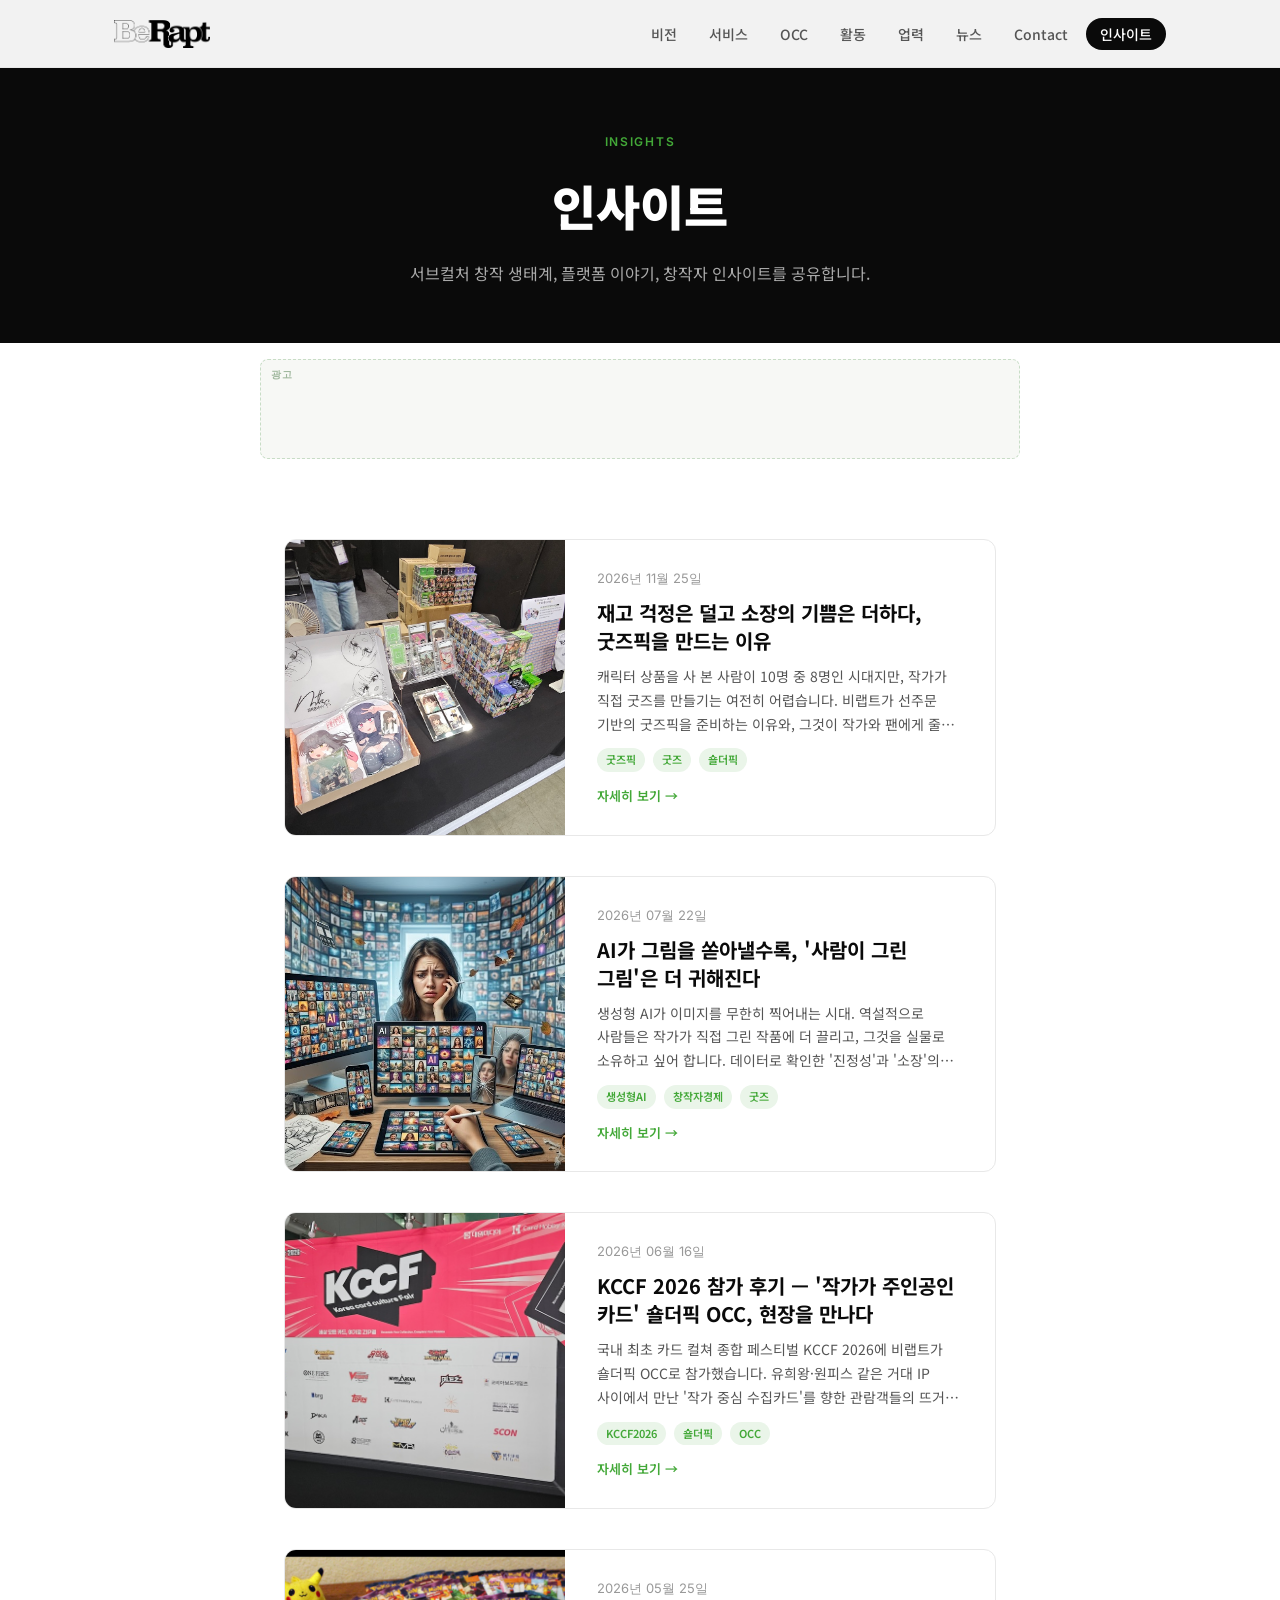
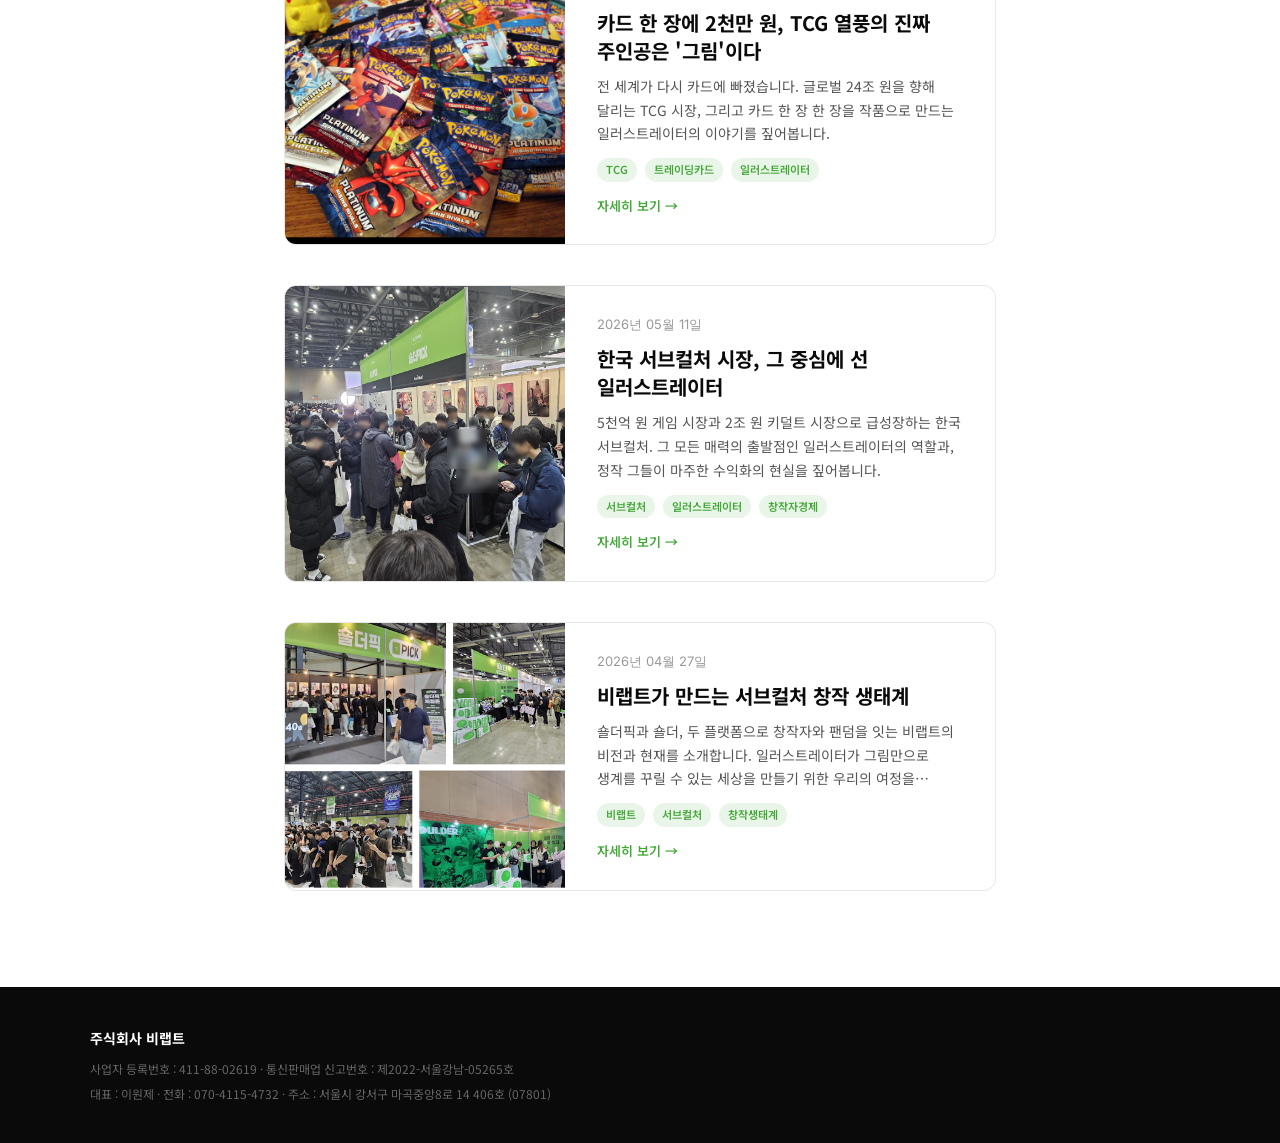
<file: insights/index.html>
<!DOCTYPE html>
<html lang="ko">
<head>
    <meta charset="UTF-8">
    <meta name="viewport" content="width=device-width, initial-scale=1.0">
    <meta http-equiv="X-UA-Compatible" content="ie=edge">
    <link rel="apple-touch-icon" sizes="180x180" href="https://www.berapt.com/favicons/apple-icon-180x180.png">
    <link rel="icon" type="image/png" sizes="32x32" href="https://www.berapt.com/favicons/favicon-32x32.png">
    <link rel="icon" type="image/png" sizes="16x16" href="https://www.berapt.com/favicons/favicon-16x16.png">
    <link rel="icon" type="image/x-icon" href="https://www.berapt.com/favicons/favicon.ico">
    <link rel="manifest" href="https://www.berapt.com/favicons/manifest.json">
    <meta name="author" content="비랩트">
    <meta name="robots" content="index, follow">
    <title>인사이트 - 비랩트</title>
    <meta name="description" content="비랩트의 서브컬처 창작 생태계, 플랫폼 이야기, 창작자 인사이트를 공유합니다.">
    <link rel="canonical" href="https://www.berapt.com/insights/">
    <meta property="og:site_name" content="비랩트">
    <meta property="og:locale" content="ko_KR">
    <meta property="og:type" content="website">
    <meta property="og:title" content="인사이트 - 비랩트">
    <meta property="og:description" content="비랩트의 서브컬처 창작 생태계, 플랫폼 이야기, 창작자 인사이트를 공유합니다.">
    <meta property="og:url" content="https://www.berapt.com/insights/">
    <meta property="og:image" content="https://www.berapt.com/images/beraptBlackLogo.png">
    <meta property="og:image:width" content="1200">
    <meta property="og:image:height" content="630">
    <meta name="twitter:card" content="summary_large_image">
    <meta name="twitter:title" content="인사이트 - 비랩트">
    <meta name="twitter:description" content="비랩트의 서브컬처 창작 생태계, 플랫폼 이야기, 창작자 인사이트를 공유합니다.">
    <meta name="twitter:image" content="https://www.berapt.com/images/beraptBlackLogo.png">
    <link rel="preconnect" href="https://fonts.googleapis.com">
    <link rel="preconnect" href="https://fonts.gstatic.com" crossorigin>
    <link href="https://fonts.googleapis.com/css2?family=Noto+Sans+KR:wght@300;400;500;700;900&family=Inter:wght@300;400;500;600;700&display=swap" rel="stylesheet">
    <link rel="stylesheet" href="/styles/main.css">
    <script async src="https://pagead2.googlesyndication.com/pagead/js/adsbygoogle.js?client=ca-pub-4273154594644590" crossorigin="anonymous"></script>
</head>
<body>

    <nav class="sticky-nav" id="sticky-nav">
        <div class="nav-inner">
            <a href="/" class="nav-logo">
                <img src="/images/beraptBlackLogo.png" alt="비랩트" />
            </a>
            <ul class="nav-links">
                <li><a href="/#vision" class="nav-link" data-section="vision">비전</a></li>
                <li><a href="/#services" class="nav-link" data-section="services">서비스</a></li>
                <li><a href="/#occ" class="nav-link" data-section="occ">OCC</a></li>
                <li><a href="/#activities" class="nav-link" data-section="activities">활동</a></li>
                <li><a href="/#history" class="nav-link" data-section="history">업력</a></li>
                <li><a href="/#news" class="nav-link" data-section="news">뉴스</a></li>
                <li><a href="/#contact" class="nav-link" data-section="contact">Contact</a></li>
                <li><a href="/insights/" class="nav-link active" data-section="insights">인사이트</a></li>
            </ul>
            <button class="nav-hamburger" id="nav-hamburger" aria-label="메뉴">
                <span></span><span></span><span></span>
            </button>
        </div>
    </nav>

    <div class="mobile-menu" id="mobile-menu">
        <ul>
            <li><a href="/#vision" class="mobile-nav-link">비전</a></li>
            <li><a href="/#services" class="mobile-nav-link">서비스</a></li>
            <li><a href="/#occ" class="mobile-nav-link">OCC</a></li>
            <li><a href="/#activities" class="mobile-nav-link">활동</a></li>
            <li><a href="/#history" class="mobile-nav-link">업력</a></li>
            <li><a href="/#news" class="mobile-nav-link">뉴스</a></li>
            <li><a href="/#contact" class="mobile-nav-link">Contact</a></li>
            <li><a href="/insights/" class="mobile-nav-link">인사이트</a></li>
        </ul>
    </div>

    <div class="insights-hero">
        <div class="insights-inner">
            <p class="section-label">Insights</p>
            <h1 class="insights-hero-title">인사이트</h1>
            <p class="insights-hero-sub">서브컬처 창작 생태계, 플랫폼 이야기, 창작자 인사이트를 공유합니다.</p>
        </div>
    </div>

    <!-- Ad: list-top -->
    <div class="ad-container">
        <ins class="adsbygoogle"
             style="display:block"
             data-ad-client="ca-pub-4273154594644590"
             data-ad-slot="XXXXXXXXXX"
             data-ad-format="auto"
             data-full-width-responsive="true"></ins>
        <script>(adsbygoogle = window.adsbygoogle || []).push({});</script>
    </div>

    <section class="insights-list-section">
        <div class="insights-inner">
            <div class="insights-grid">
        <a href="/insights/goodspick-artist-fan-goods/" class="insights-card">
<div class="card-image"><img src="/images/posts/goods.jpg" alt="재고 걱정은 덜고 소장의 기쁨은 더하다, 굿즈픽을 만드는 이유"></div>
            <div class="card-body">
                <time class="post-date">2026년 11월 25일</time>
                <h2 class="card-title">재고 걱정은 덜고 소장의 기쁨은 더하다, 굿즈픽을 만드는 이유</h2>
                <p class="card-desc">캐릭터 상품을 사 본 사람이 10명 중 8명인 시대지만, 작가가 직접 굿즈를 만들기는 여전히 어렵습니다. 비랩트가 선주문 기반의 굿즈픽을 준비하는 이유와, 그것이 작가와 팬에게 줄 즐거움을 전합니다.</p>
                <div class="post-tags"><span class="post-tag">굿즈픽</span><span class="post-tag">굿즈</span><span class="post-tag">숄더픽</span></div>
                <span class="card-read-more">자세히 보기 →</span>
            </div>
        </a>
        <a href="/insights/ai-era-human-art-goods/" class="insights-card">
<div class="card-image"><img src="/images/posts/gen_ai.jpeg" alt="AI가 그림을 쏟아낼수록, '사람이 그린 그림'은 더 귀해진다"></div>
            <div class="card-body">
                <time class="post-date">2026년 07월 22일</time>
                <h2 class="card-title">AI가 그림을 쏟아낼수록, '사람이 그린 그림'은 더 귀해진다</h2>
                <p class="card-desc">생성형 AI가 이미지를 무한히 찍어내는 시대. 역설적으로 사람들은 작가가 직접 그린 작품에 더 끌리고, 그것을 실물로 소유하고 싶어 합니다. 데이터로 확인한 '진정성'과 '소장'의 시대를 짚어봅니다.</p>
                <div class="post-tags"><span class="post-tag">생성형AI</span><span class="post-tag">창작자경제</span><span class="post-tag">굿즈</span></div>
                <span class="card-read-more">자세히 보기 →</span>
            </div>
        </a>
        <a href="/insights/kccf-2026-shoulderpick-review/" class="insights-card">
<div class="card-image"><img src="/images/off_events/kccf_1.jpg" alt="KCCF 2026 참가 후기 — '작가가 주인공인 카드' 숄더픽 OCC, 현장을 만나다"></div>
            <div class="card-body">
                <time class="post-date">2026년 06월 16일</time>
                <h2 class="card-title">KCCF 2026 참가 후기 — '작가가 주인공인 카드' 숄더픽 OCC, 현장을 만나다</h2>
                <p class="card-desc">국내 최초 카드 컬쳐 종합 페스티벌 KCCF 2026에 비랩트가 숄더픽 OCC로 참가했습니다. 유희왕·원피스 같은 거대 IP 사이에서 만난 '작가 중심 수집카드'를 향한 관람객들의 뜨거운 반응과 기대를 전합니다.</p>
                <div class="post-tags"><span class="post-tag">KCCF2026</span><span class="post-tag">숄더픽</span><span class="post-tag">OCC</span></div>
                <span class="card-read-more">자세히 보기 →</span>
            </div>
        </a>
        <a href="/insights/tcg-boom-illustrator/" class="insights-card">
<div class="card-image"><img src="/images/posts/pokemon_cards.jpg" alt="카드 한 장에 2천만 원, TCG 열풍의 진짜 주인공은 '그림'이다"></div>
            <div class="card-body">
                <time class="post-date">2026년 05월 25일</time>
                <h2 class="card-title">카드 한 장에 2천만 원, TCG 열풍의 진짜 주인공은 '그림'이다</h2>
                <p class="card-desc">전 세계가 다시 카드에 빠졌습니다. 글로벌 24조 원을 향해 달리는 TCG 시장, 그리고 카드 한 장 한 장을 작품으로 만드는 일러스트레이터의 이야기를 짚어봅니다.</p>
                <div class="post-tags"><span class="post-tag">TCG</span><span class="post-tag">트레이딩카드</span><span class="post-tag">일러스트레이터</span></div>
                <span class="card-read-more">자세히 보기 →</span>
            </div>
        </a>
        <a href="/insights/korea-subculture-illustrator/" class="insights-card">
<div class="card-image"><img src="/images/off_events/20251221_132920.jpg" alt="한국 서브컬처 시장, 그 중심에 선 일러스트레이터"></div>
            <div class="card-body">
                <time class="post-date">2026년 05월 11일</time>
                <h2 class="card-title">한국 서브컬처 시장, 그 중심에 선 일러스트레이터</h2>
                <p class="card-desc">5천억 원 게임 시장과 2조 원 키덜트 시장으로 급성장하는 한국 서브컬처. 그 모든 매력의 출발점인 일러스트레이터의 역할과, 정작 그들이 마주한 수익화의 현실을 짚어봅니다.</p>
                <div class="post-tags"><span class="post-tag">서브컬처</span><span class="post-tag">일러스트레이터</span><span class="post-tag">창작자경제</span></div>
                <span class="card-read-more">자세히 보기 →</span>
            </div>
        </a>
        <a href="/insights/berapt-subcultural-ecosystem/" class="insights-card">
<div class="card-image"><img src="/images/posts/berapt_events.png" alt="비랩트가 만드는 서브컬처 창작 생태계"></div>
            <div class="card-body">
                <time class="post-date">2026년 04월 27일</time>
                <h2 class="card-title">비랩트가 만드는 서브컬처 창작 생태계</h2>
                <p class="card-desc">숄더픽과 숄더, 두 플랫폼으로 창작자와 팬덤을 잇는 비랩트의 비전과 현재를 소개합니다. 일러스트레이터가 그림만으로 생계를 꾸릴 수 있는 세상을 만들기 위한 우리의 여정을 담았습니다.</p>
                <div class="post-tags"><span class="post-tag">비랩트</span><span class="post-tag">서브컬처</span><span class="post-tag">창작생태계</span></div>
                <span class="card-read-more">자세히 보기 →</span>
            </div>
        </a>
            </div>

        </div>
    </section>

    <footer class="site-footer">
        <div class="footer-inner">
            <b>주식회사 비랩트</b>
            <span>사업자 등록번호 : 411-88-02619 · 통신판매업 신고번호 : 제2022-서울강남-05265호</span>
            <span>대표 : 이원제 · 전화 : 070-4115-4732 · 주소 : 서울시 강서구 마곡중앙8로 14 406호 (07801)</span>
        </div>
    </footer>

    <script>
        document.getElementById('nav-hamburger').addEventListener('click', function() {
            this.classList.toggle('open');
            document.getElementById('mobile-menu').classList.toggle('open');
        });
        document.querySelectorAll('.mobile-nav-link').forEach(link => {
            link.addEventListener('click', () => {
                document.getElementById('mobile-menu').classList.remove('open');
                document.getElementById('nav-hamburger').classList.remove('open');
            });
        });
    </script>
</body>
</html>
</file>
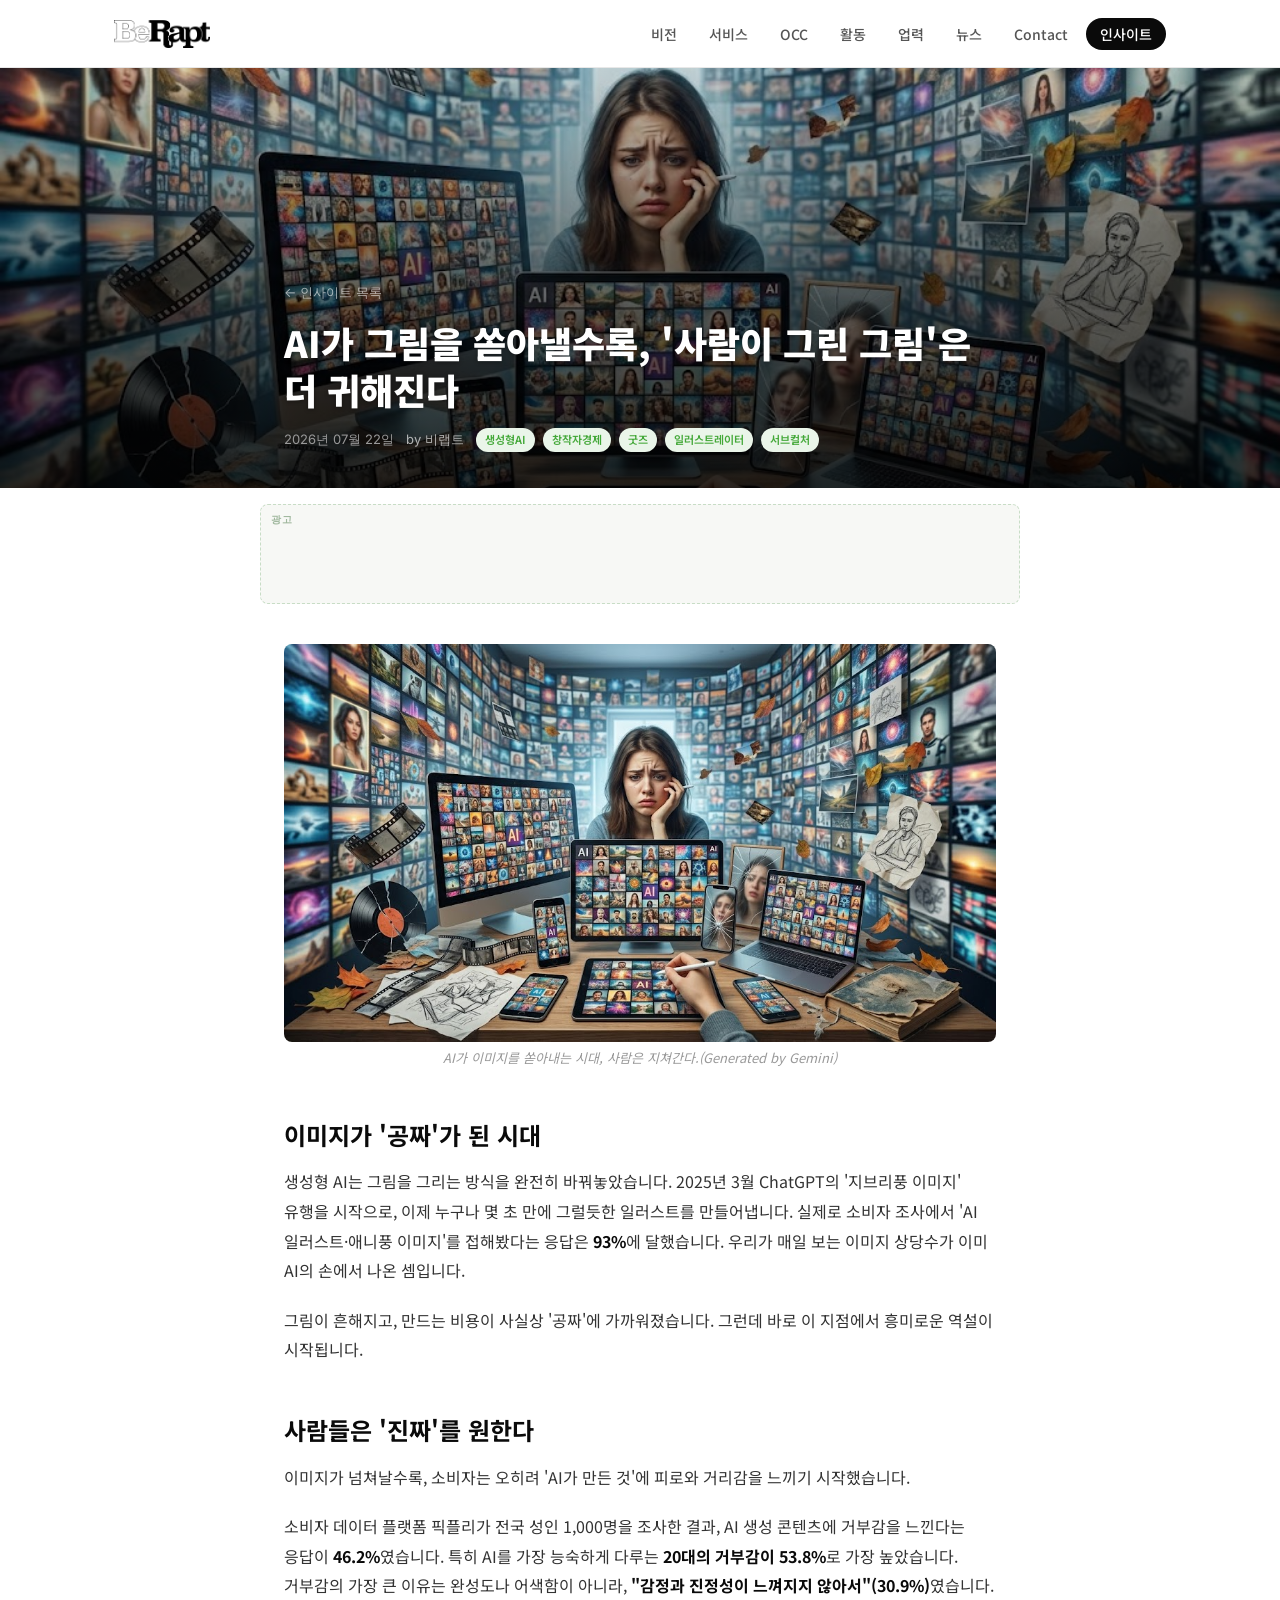
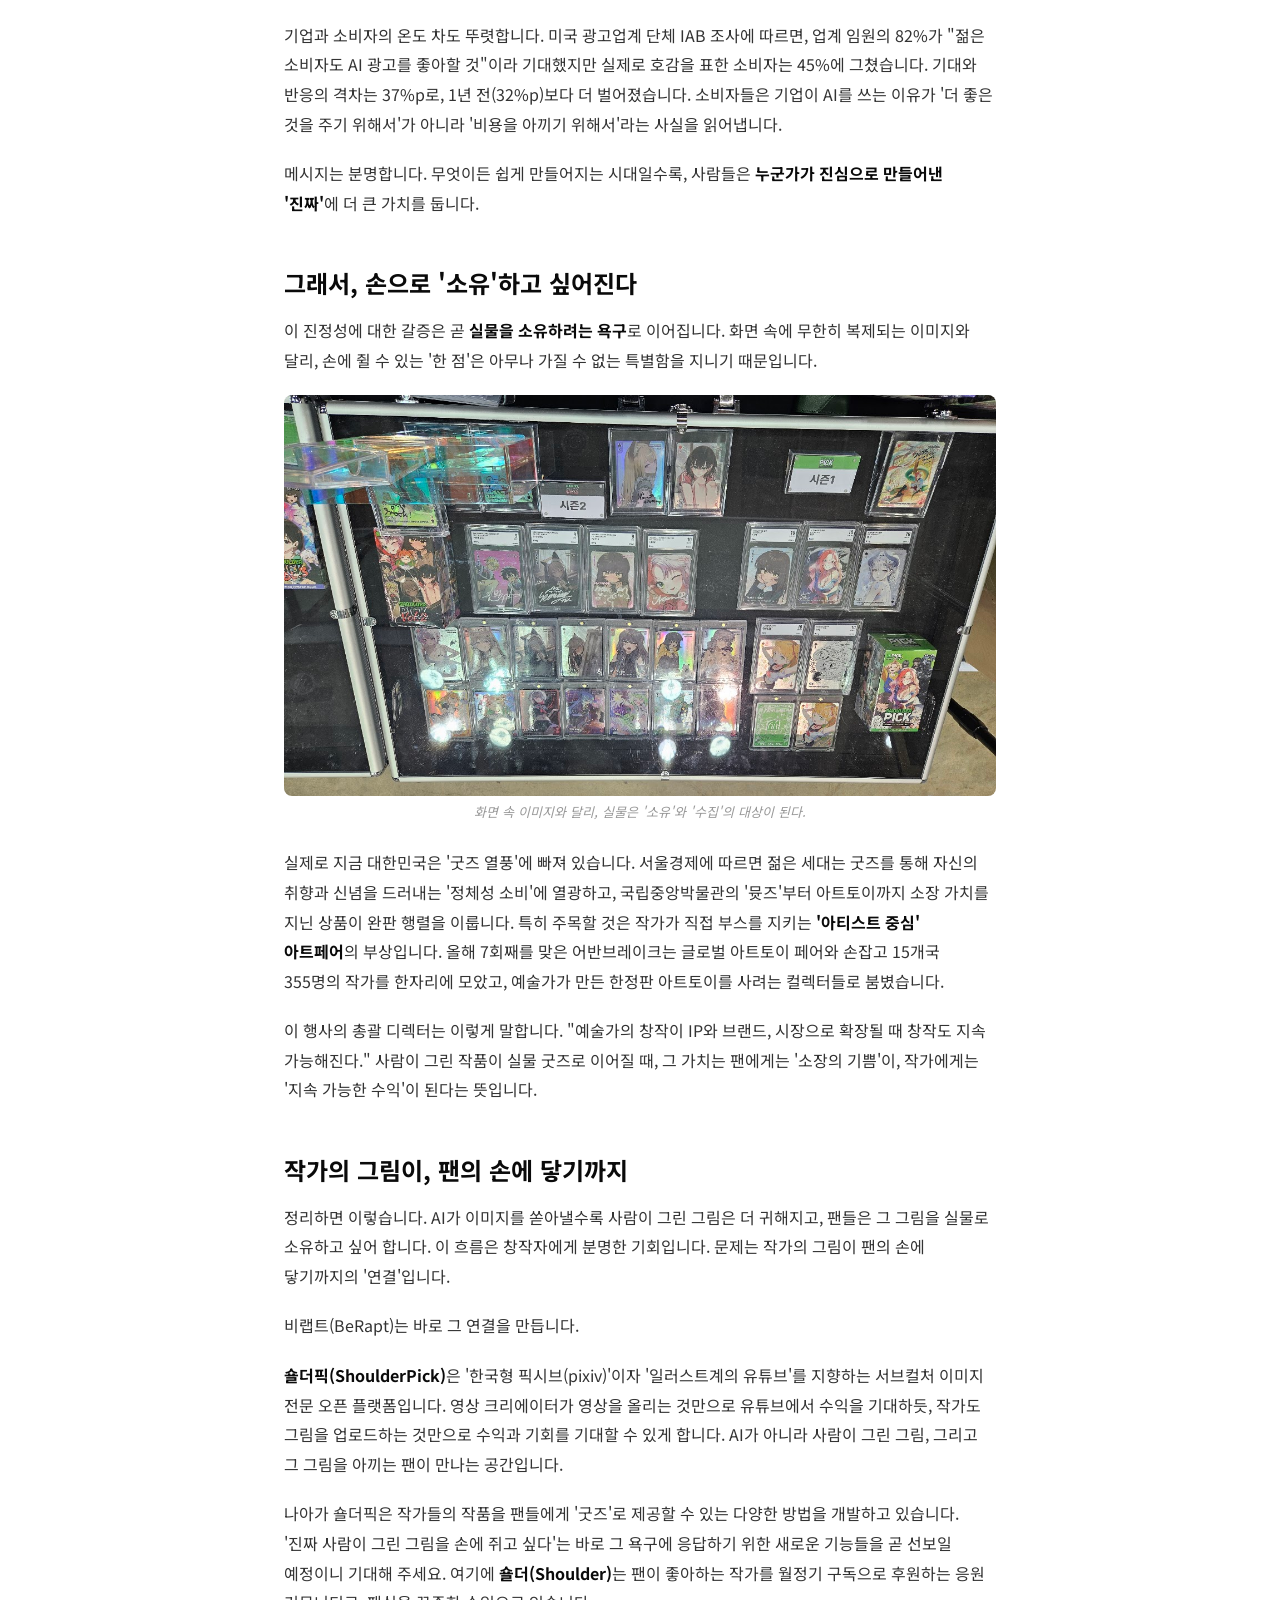
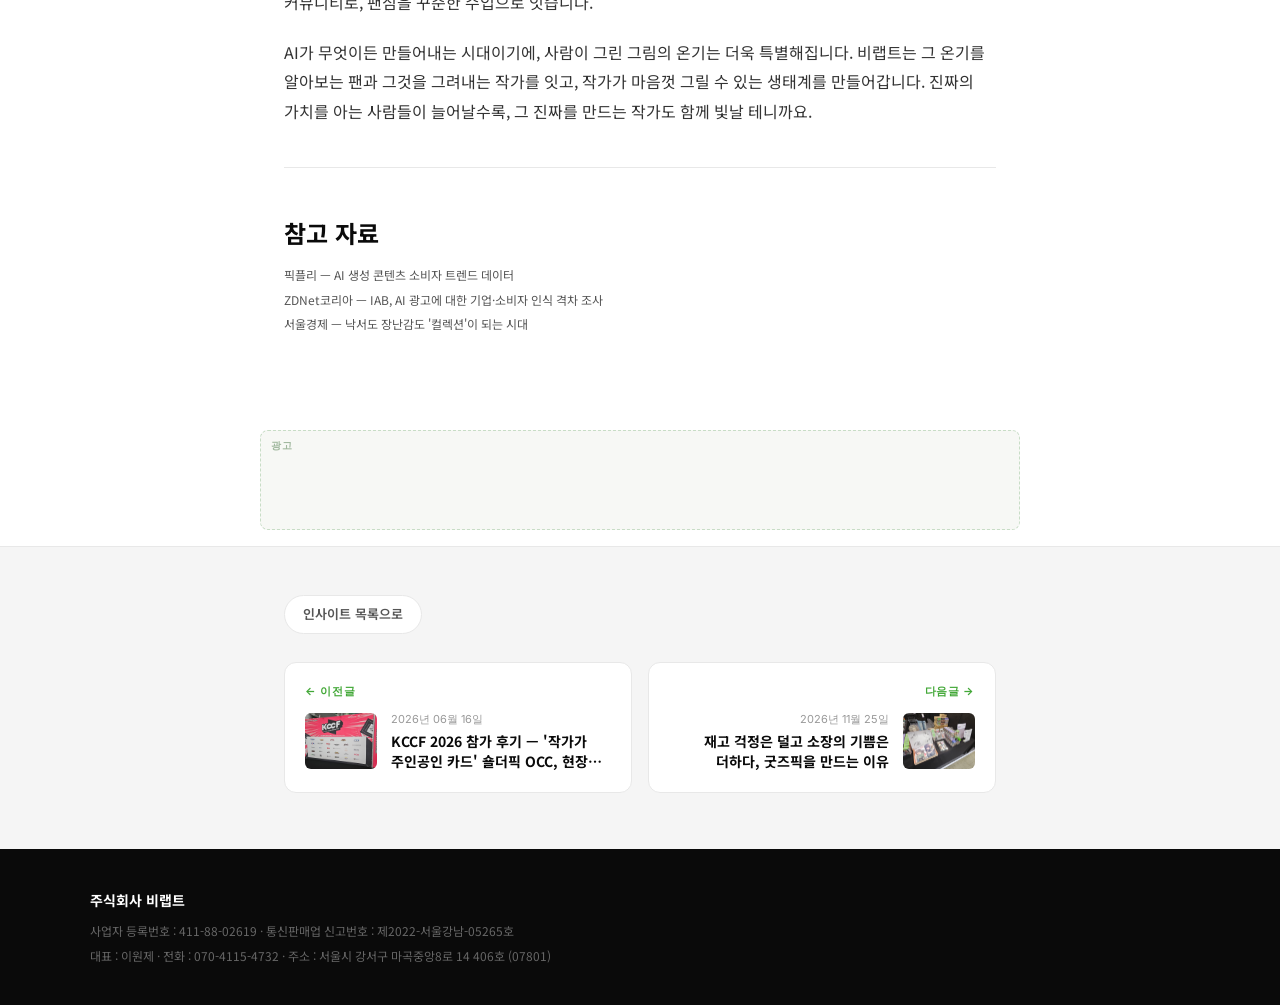
<file: insights/ai-era-human-art-goods/index.html>
<!DOCTYPE html>
<html lang="ko">
<head>
    <meta charset="UTF-8">
    <meta name="viewport" content="width=device-width, initial-scale=1.0">
    <meta http-equiv="X-UA-Compatible" content="ie=edge">
    <link rel="apple-touch-icon" sizes="180x180" href="https://www.berapt.com/favicons/apple-icon-180x180.png">
    <link rel="icon" type="image/png" sizes="32x32" href="https://www.berapt.com/favicons/favicon-32x32.png">
    <link rel="icon" type="image/png" sizes="16x16" href="https://www.berapt.com/favicons/favicon-16x16.png">
    <link rel="icon" type="image/x-icon" href="https://www.berapt.com/favicons/favicon.ico">
    <link rel="manifest" href="https://www.berapt.com/favicons/manifest.json">
    <meta name="author" content="비랩트">
    <meta name="robots" content="index, follow">
    <title>AI가 그림을 쏟아낼수록, '사람이 그린 그림'은 더 귀해진다 - 비랩트</title>
    <meta name="description" content="생성형 AI가 이미지를 무한히 찍어내는 시대. 역설적으로 사람들은 작가가 직접 그린 작품에 더 끌리고, 그것을 실물로 소유하고 싶어 합니다. 데이터로 확인한 '진정성'과 '소장'의 시대를 짚어봅니다.">
    <link rel="canonical" href="https://www.berapt.com/insights/ai-era-human-art-goods/">
    <meta property="og:site_name" content="비랩트">
    <meta property="og:locale" content="ko_KR">
    <meta property="og:type" content="article">
    <meta property="og:title" content="AI가 그림을 쏟아낼수록, '사람이 그린 그림'은 더 귀해진다 - 비랩트">
    <meta property="og:description" content="생성형 AI가 이미지를 무한히 찍어내는 시대. 역설적으로 사람들은 작가가 직접 그린 작품에 더 끌리고, 그것을 실물로 소유하고 싶어 합니다. 데이터로 확인한 '진정성'과 '소장'의 시대를 짚어봅니다.">
    <meta property="og:url" content="https://www.berapt.com/insights/ai-era-human-art-goods/">
    <meta property="og:image" content="https://www.berapt.com/images/posts/gen_ai.jpeg">
    <meta property="og:image:width" content="1200">
    <meta property="og:image:height" content="630">
    <meta property="article:published_time" content="2026-07-22">
    <meta name="twitter:card" content="summary_large_image">
    <meta name="twitter:title" content="AI가 그림을 쏟아낼수록, '사람이 그린 그림'은 더 귀해진다 - 비랩트">
    <meta name="twitter:description" content="생성형 AI가 이미지를 무한히 찍어내는 시대. 역설적으로 사람들은 작가가 직접 그린 작품에 더 끌리고, 그것을 실물로 소유하고 싶어 합니다. 데이터로 확인한 '진정성'과 '소장'의 시대를 짚어봅니다.">
    <meta name="twitter:image" content="https://www.berapt.com/images/posts/gen_ai.jpeg">
    <link rel="preconnect" href="https://fonts.googleapis.com">
    <link rel="preconnect" href="https://fonts.gstatic.com" crossorigin>
    <link href="https://fonts.googleapis.com/css2?family=Noto+Sans+KR:wght@300;400;500;700;900&family=Inter:wght@300;400;500;600;700&display=swap" rel="stylesheet">
    <link rel="stylesheet" href="/styles/main.css">
    <script async src="https://pagead2.googlesyndication.com/pagead/js/adsbygoogle.js?client=ca-pub-4273154594644590" crossorigin="anonymous"></script>
    <script type="application/ld+json">
{
  "@context": "https://schema.org",
  "@type": "Article",
  "headline": "AI가 그림을 쏟아낼수록, '사람이 그린 그림'은 더 귀해진다",
  "description": "생성형 AI가 이미지를 무한히 찍어내는 시대. 역설적으로 사람들은 작가가 직접 그린 작품에 더 끌리고, 그것을 실물로 소유하고 싶어 합니다. 데이터로 확인한 '진정성'과 '소장'의 시대를 짚어봅니다.",
  "datePublished": "2026-07-22",
  "author": {
    "@type": "Organization",
    "name": "비랩트"
  },
  "publisher": {
    "@type": "Organization",
    "name": "비랩트",
    "logo": {
      "@type": "ImageObject",
      "url": "https://www.berapt.com/images/beraptBlackLogo.png"
    }
  },
  "url": "https://www.berapt.com/insights/ai-era-human-art-goods/",
  "image": "https://www.berapt.com/images/posts/gen_ai.jpeg",
  "mainEntityOfPage": {
    "@type": "WebPage",
    "@id": "https://www.berapt.com/insights/ai-era-human-art-goods/"
  }
}
    </script>
</head>
<body>

    <nav class="sticky-nav" id="sticky-nav">
        <div class="nav-inner">
            <a href="/" class="nav-logo">
                <img src="/images/beraptBlackLogo.png" alt="비랩트" />
            </a>
            <ul class="nav-links">
                <li><a href="/#vision" class="nav-link" data-section="vision">비전</a></li>
                <li><a href="/#services" class="nav-link" data-section="services">서비스</a></li>
                <li><a href="/#occ" class="nav-link" data-section="occ">OCC</a></li>
                <li><a href="/#activities" class="nav-link" data-section="activities">활동</a></li>
                <li><a href="/#history" class="nav-link" data-section="history">업력</a></li>
                <li><a href="/#news" class="nav-link" data-section="news">뉴스</a></li>
                <li><a href="/#contact" class="nav-link" data-section="contact">Contact</a></li>
                <li><a href="/insights/" class="nav-link active" data-section="insights">인사이트</a></li>
            </ul>
            <button class="nav-hamburger" id="nav-hamburger" aria-label="메뉴">
                <span></span><span></span><span></span>
            </button>
        </div>
    </nav>

    <div class="mobile-menu" id="mobile-menu">
        <ul>
            <li><a href="/#vision" class="mobile-nav-link">비전</a></li>
            <li><a href="/#services" class="mobile-nav-link">서비스</a></li>
            <li><a href="/#occ" class="mobile-nav-link">OCC</a></li>
            <li><a href="/#activities" class="mobile-nav-link">활동</a></li>
            <li><a href="/#history" class="mobile-nav-link">업력</a></li>
            <li><a href="/#news" class="mobile-nav-link">뉴스</a></li>
            <li><a href="/#contact" class="mobile-nav-link">Contact</a></li>
            <li><a href="/insights/" class="mobile-nav-link">인사이트</a></li>
        </ul>
    </div>

    <div class="post-hero post-hero--image">
        <img src="/images/posts/gen_ai.jpeg" alt="AI가 그림을 쏟아낼수록, '사람이 그린 그림'은 더 귀해진다" class="post-hero-img">
        <div class="post-hero-overlay">
            <div class="insights-inner">
                <a href="/insights/" class="insights-back">← 인사이트 목록</a>
                <h1 class="post-title">AI가 그림을 쏟아낼수록, '사람이 그린 그림'은 더 귀해진다</h1>
                <div class="post-meta-row">
                    <time datetime="2026-07-22" class="post-date">2026년 07월 22일</time>
                    <span class="post-author">by 비랩트</span>
                    <div class="post-tags"><span class="post-tag">생성형AI</span><span class="post-tag">창작자경제</span><span class="post-tag">굿즈</span><span class="post-tag">일러스트레이터</span><span class="post-tag">서브컬처</span></div>
                </div>
            </div>
        </div>
    </div>

    <!-- Ad: article-top -->
    <div class="ad-container">
        <ins class="adsbygoogle"
             style="display:block"
             data-ad-client="ca-pub-4273154594644590"
             data-ad-slot="XXXXXXXXXX"
             data-ad-format="auto"
             data-full-width-responsive="true"></ins>
        <script>(adsbygoogle = window.adsbygoogle || []).push({});</script>
    </div>

    <article class="post-body">
        <div class="insights-inner">
<p><img alt="AI 이미지 홍수에 지친 사람들" src="/images/posts/gen_ai.jpeg" />
<em>AI가 이미지를 쏟아내는 시대, 사람은 지쳐간다.(Generated by Gemini)</em></p>
<h2>이미지가 '공짜'가 된 시대</h2>
<p>생성형 AI는 그림을 그리는 방식을 완전히 바꿔놓았습니다. 2025년 3월 ChatGPT의 '지브리풍 이미지' 유행을 시작으로, 이제 누구나 몇 초 만에 그럴듯한 일러스트를 만들어냅니다. 실제로 소비자 조사에서 'AI 일러스트·애니풍 이미지'를 접해봤다는 응답은 <strong>93%</strong>에 달했습니다. 우리가 매일 보는 이미지 상당수가 이미 AI의 손에서 나온 셈입니다.</p>
<p>그림이 흔해지고, 만드는 비용이 사실상 '공짜'에 가까워졌습니다. 그런데 바로 이 지점에서 흥미로운 역설이 시작됩니다.</p>
<h2>사람들은 '진짜'를 원한다</h2>
<p>이미지가 넘쳐날수록, 소비자는 오히려 'AI가 만든 것'에 피로와 거리감을 느끼기 시작했습니다.</p>
<p>소비자 데이터 플랫폼 픽플리가 전국 성인 1,000명을 조사한 결과, AI 생성 콘텐츠에 거부감을 느낀다는 응답이 <strong>46.2%</strong>였습니다. 특히 AI를 가장 능숙하게 다루는 <strong>20대의 거부감이 53.8%</strong>로 가장 높았습니다. 거부감의 가장 큰 이유는 완성도나 어색함이 아니라, <strong>"감정과 진정성이 느껴지지 않아서"(30.9%)</strong>였습니다.</p>
<p>기업과 소비자의 온도 차도 뚜렷합니다. 미국 광고업계 단체 IAB 조사에 따르면, 업계 임원의 82%가 "젊은 소비자도 AI 광고를 좋아할 것"이라 기대했지만 실제로 호감을 표한 소비자는 45%에 그쳤습니다. 기대와 반응의 격차는 37%p로, 1년 전(32%p)보다 더 벌어졌습니다. 소비자들은 기업이 AI를 쓰는 이유가 '더 좋은 것을 주기 위해서'가 아니라 '비용을 아끼기 위해서'라는 사실을 읽어냅니다.</p>
<p>메시지는 분명합니다. 무엇이든 쉽게 만들어지는 시대일수록, 사람들은 <strong>누군가가 진심으로 만들어낸 '진짜'</strong>에 더 큰 가치를 둡니다.</p>
<h2>그래서, 손으로 '소유'하고 싶어진다</h2>
<p>이 진정성에 대한 갈증은 곧 <strong>실물을 소유하려는 욕구</strong>로 이어집니다. 화면 속에 무한히 복제되는 이미지와 달리, 손에 쥘 수 있는 '한 점'은 아무나 가질 수 없는 특별함을 지니기 때문입니다.</p>
<p><img alt="수집의 대상이 되는 실물 아이템들" src="/images/posts/pick_cards.jpg" />
<em>화면 속 이미지와 달리, 실물은 '소유'와 '수집'의 대상이 된다.</em></p>
<p>실제로 지금 대한민국은 '굿즈 열풍'에 빠져 있습니다. 서울경제에 따르면 젊은 세대는 굿즈를 통해 자신의 취향과 신념을 드러내는 '정체성 소비'에 열광하고, 국립중앙박물관의 '뮷즈'부터 아트토이까지 소장 가치를 지닌 상품이 완판 행렬을 이룹니다. 특히 주목할 것은 작가가 직접 부스를 지키는 <strong>'아티스트 중심' 아트페어</strong>의 부상입니다. 올해 7회째를 맞은 어반브레이크는 글로벌 아트토이 페어와 손잡고 15개국 355명의 작가를 한자리에 모았고, 예술가가 만든 한정판 아트토이를 사려는 컬렉터들로 붐볐습니다.</p>
<p>이 행사의 총괄 디렉터는 이렇게 말합니다. "예술가의 창작이 IP와 브랜드, 시장으로 확장될 때 창작도 지속 가능해진다." 사람이 그린 작품이 실물 굿즈로 이어질 때, 그 가치는 팬에게는 '소장의 기쁨'이, 작가에게는 '지속 가능한 수익'이 된다는 뜻입니다.</p>
<h2>작가의 그림이, 팬의 손에 닿기까지</h2>
<p>정리하면 이렇습니다. AI가 이미지를 쏟아낼수록 사람이 그린 그림은 더 귀해지고, 팬들은 그 그림을 실물로 소유하고 싶어 합니다. 이 흐름은 창작자에게 분명한 기회입니다. 문제는 작가의 그림이 팬의 손에 닿기까지의 '연결'입니다.</p>
<p>비랩트(BeRapt)는 바로 그 연결을 만듭니다.</p>
<p><strong>숄더픽(ShoulderPick)</strong>은 '한국형 픽시브(pixiv)'이자 '일러스트계의 유튜브'를 지향하는 서브컬처 이미지 전문 오픈 플랫폼입니다. 영상 크리에이터가 영상을 올리는 것만으로 유튜브에서 수익을 기대하듯, 작가도 그림을 업로드하는 것만으로 수익과 기회를 기대할 수 있게 합니다. AI가 아니라 사람이 그린 그림, 그리고 그 그림을 아끼는 팬이 만나는 공간입니다.</p>
<p>나아가 숄더픽은 작가들의 작품을 팬들에게 '굿즈'로 제공할 수 있는 다양한 방법을 개발하고 있습니다. '진짜 사람이 그린 그림을 손에 쥐고 싶다'는 바로 그 욕구에 응답하기 위한 새로운 기능들을 곧 선보일 예정이니 기대해 주세요. 여기에 <strong>숄더(Shoulder)</strong>는 팬이 좋아하는 작가를 월정기 구독으로 후원하는 응원 커뮤니티로, 팬심을 꾸준한 수입으로 잇습니다.</p>
<p>AI가 무엇이든 만들어내는 시대이기에, 사람이 그린 그림의 온기는 더욱 특별해집니다. 비랩트는 그 온기를 알아보는 팬과 그것을 그려내는 작가를 잇고, 작가가 마음껏 그릴 수 있는 생태계를 만들어갑니다. 진짜의 가치를 아는 사람들이 늘어날수록, 그 진짜를 만드는 작가도 함께 빛날 테니까요.</p>
<hr />
<h2>참고 자료</h2>
<ul class="post-sources">
<li><a target="_blank" rel="noopener noreferrer" href="https://pickply.com/blog/AI-generated-content-consumer-trends-2026">픽플리 — AI 생성 콘텐츠 소비자 트렌드 데이터</a></li>
<li><a target="_blank" rel="noopener noreferrer" href="https://zdnet.co.kr/view/?no=20260119150938">ZDNet코리아 — IAB, AI 광고에 대한 기업·소비자 인식 격차 조사</a></li>
<li><a target="_blank" rel="noopener noreferrer" href="https://www.sedaily.com/article/20067199">서울경제 — 낙서도 장난감도 '컬렉션'이 되는 시대</a></li>
</ul>
        </div>
    </article>

    <!-- Ad: article-bottom -->
    <div class="ad-container">
        <ins class="adsbygoogle"
             style="display:block"
             data-ad-client="ca-pub-4273154594644590"
             data-ad-slot="XXXXXXXXXX"
             data-ad-format="auto"
             data-full-width-responsive="true"></ins>
        <script>(adsbygoogle = window.adsbygoogle || []).push({});</script>
    </div>

    <div class="post-nav-section">
        <div class="insights-inner">
            <a href="/insights/" class="post-nav-list-btn">인사이트 목록으로</a>
            <div class="post-nav-grid">
            <a href="/insights/kccf-2026-shoulderpick-review/" class="post-nav-card post-nav-card--prev">
                <span class="nav-card-label">← 이전글</span>
                <div class="nav-card-inner">
                    <img src="/images/off_events/kccf_1.jpg" alt="KCCF 2026 참가 후기 — '작가가 주인공인 카드' 숄더픽 OCC, 현장을 만나다" class="nav-card-thumb">
                    <div class="nav-card-text">
                        <time class="nav-card-date">2026년 06월 16일</time>
                        <strong class="nav-card-title">KCCF 2026 참가 후기 — '작가가 주인공인 카드' 숄더픽 OCC, 현장을 만나다</strong>
                    </div>
                </div>
            </a>
            <a href="/insights/goodspick-artist-fan-goods/" class="post-nav-card post-nav-card--next">
                <span class="nav-card-label">다음글 →</span>
                <div class="nav-card-inner">
                    <img src="/images/posts/goods.jpg" alt="재고 걱정은 덜고 소장의 기쁨은 더하다, 굿즈픽을 만드는 이유" class="nav-card-thumb">
                    <div class="nav-card-text">
                        <time class="nav-card-date">2026년 11월 25일</time>
                        <strong class="nav-card-title">재고 걱정은 덜고 소장의 기쁨은 더하다, 굿즈픽을 만드는 이유</strong>
                    </div>
                </div>
            </a>
            </div>
        </div>
    </div>

    <footer class="site-footer">
        <div class="footer-inner">
            <b>주식회사 비랩트</b>
            <span>사업자 등록번호 : 411-88-02619 · 통신판매업 신고번호 : 제2022-서울강남-05265호</span>
            <span>대표 : 이원제 · 전화 : 070-4115-4732 · 주소 : 서울시 강서구 마곡중앙8로 14 406호 (07801)</span>
        </div>
    </footer>

    <script>
        document.getElementById('nav-hamburger').addEventListener('click', function() {
            this.classList.toggle('open');
            document.getElementById('mobile-menu').classList.toggle('open');
        });
        document.querySelectorAll('.mobile-nav-link').forEach(link => {
            link.addEventListener('click', () => {
                document.getElementById('mobile-menu').classList.remove('open');
                document.getElementById('nav-hamburger').classList.remove('open');
            });
        });
    </script>
</body>
</html>
</file>
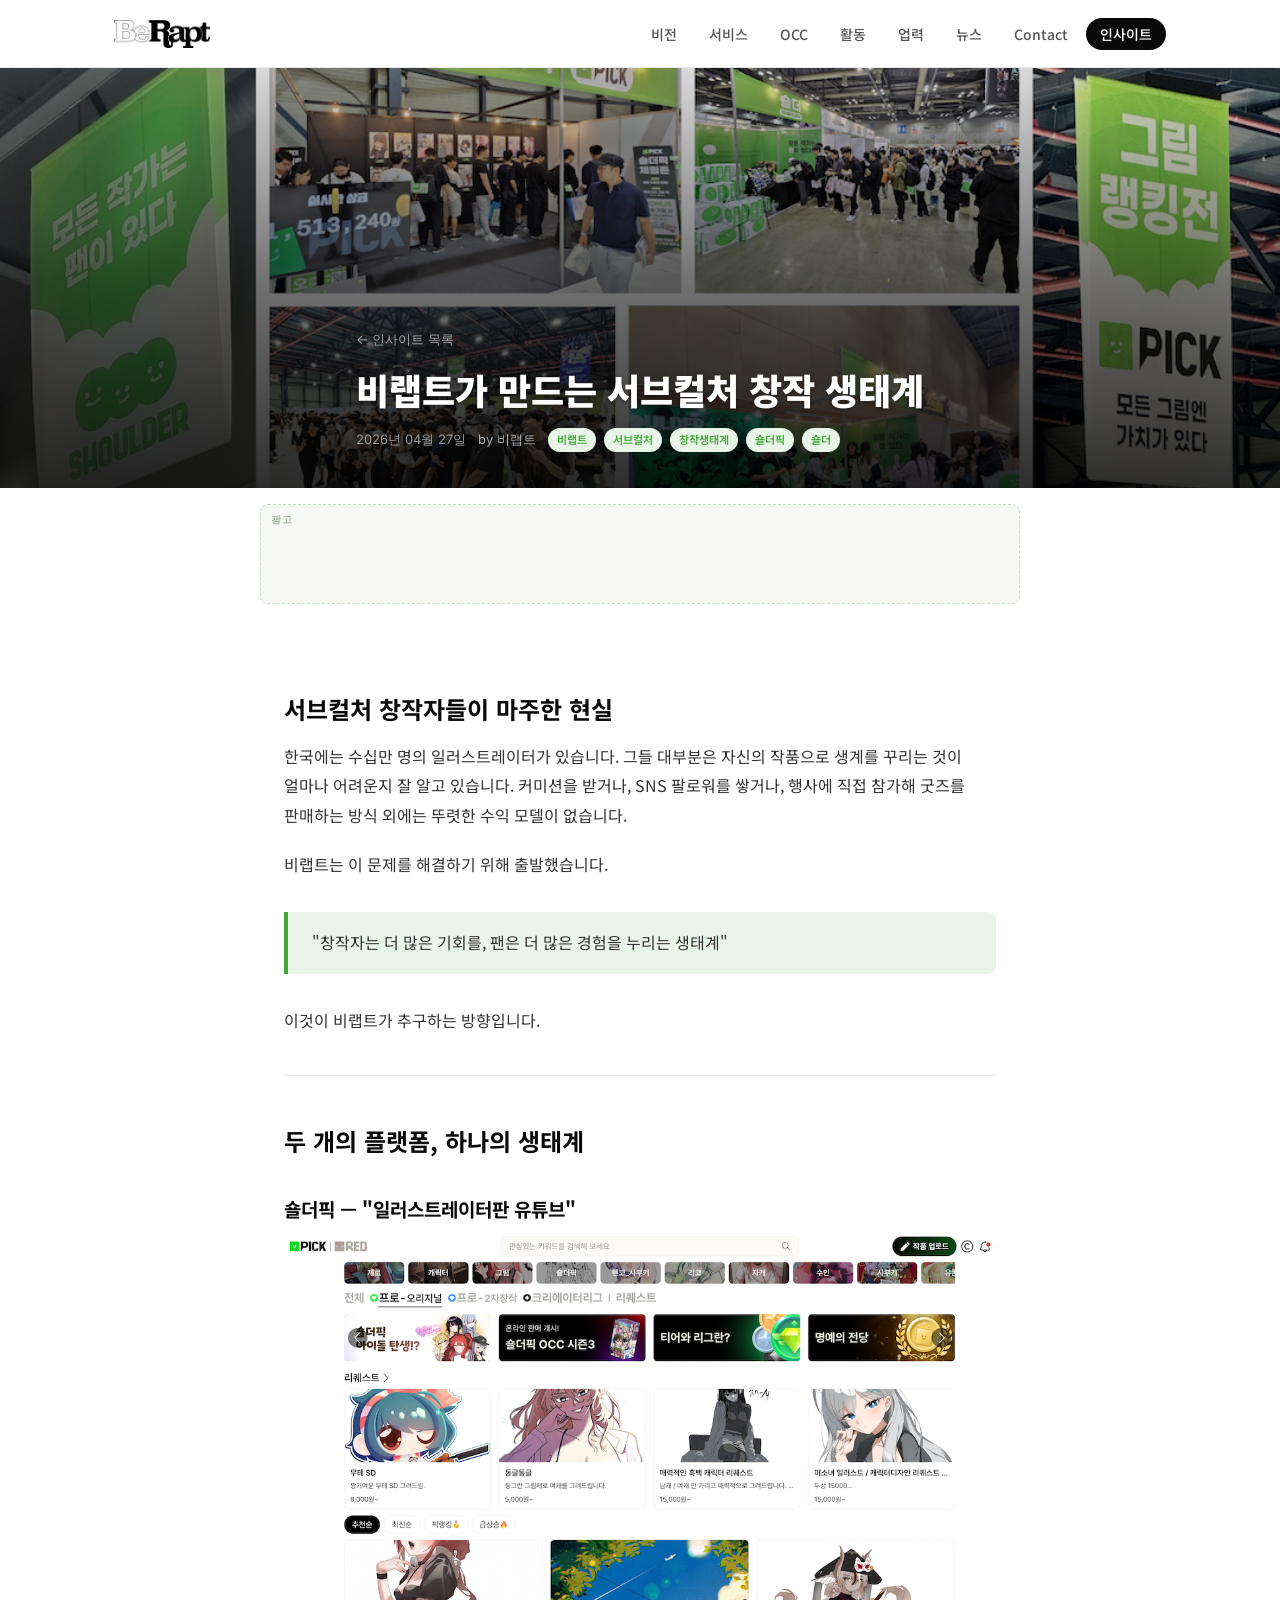
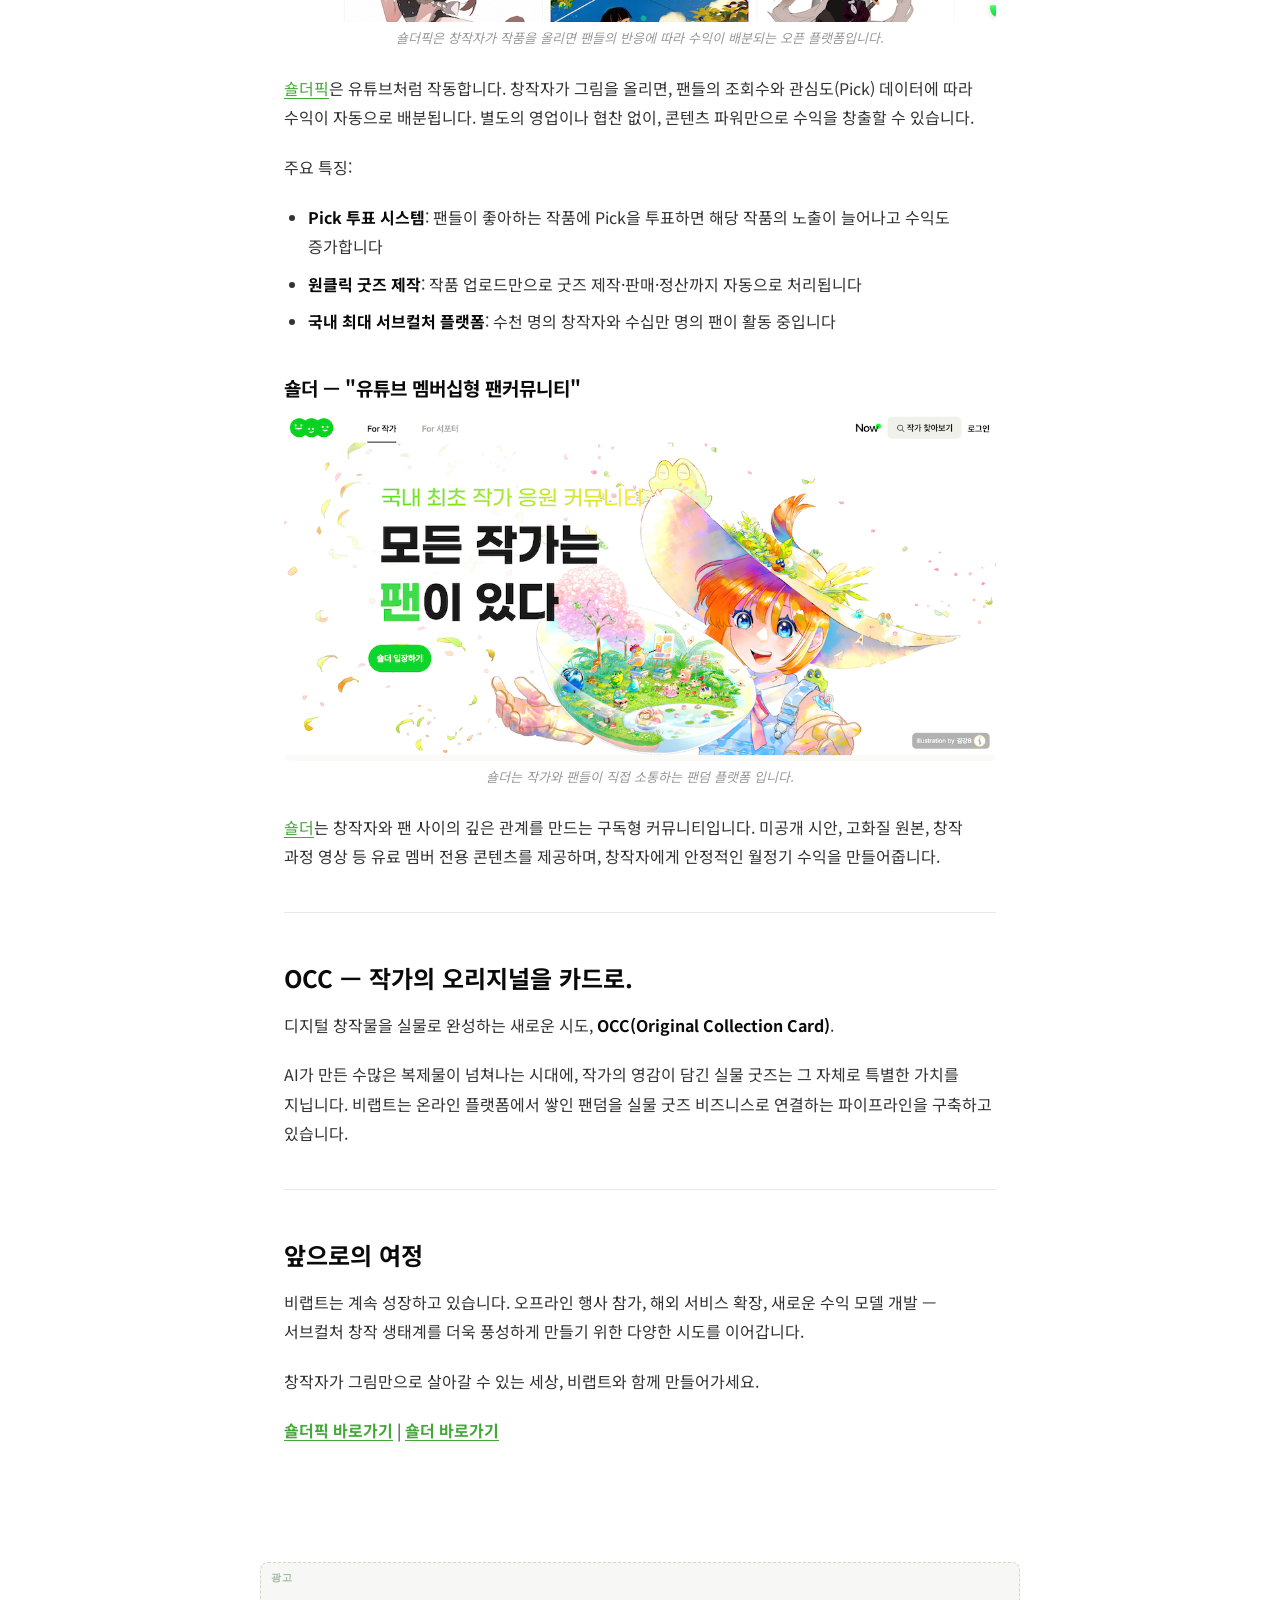
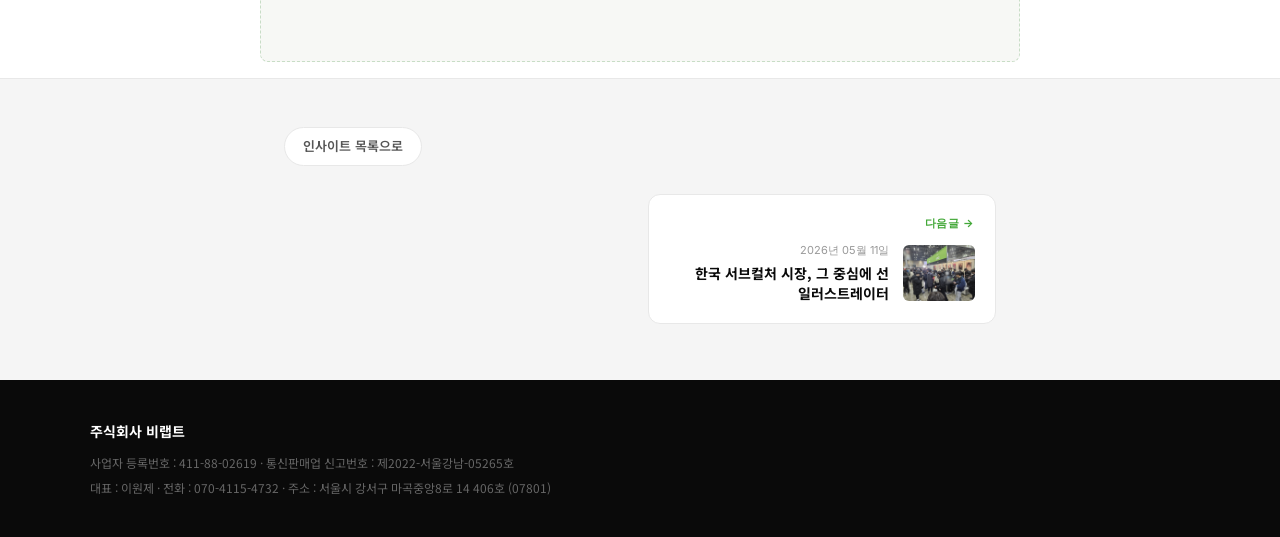
<file: insights/berapt-subcultural-ecosystem/index.html>
<!DOCTYPE html>
<html lang="ko">
<head>
    <meta charset="UTF-8">
    <meta name="viewport" content="width=device-width, initial-scale=1.0">
    <meta http-equiv="X-UA-Compatible" content="ie=edge">
    <link rel="apple-touch-icon" sizes="180x180" href="https://www.berapt.com/favicons/apple-icon-180x180.png">
    <link rel="icon" type="image/png" sizes="32x32" href="https://www.berapt.com/favicons/favicon-32x32.png">
    <link rel="icon" type="image/png" sizes="16x16" href="https://www.berapt.com/favicons/favicon-16x16.png">
    <link rel="icon" type="image/x-icon" href="https://www.berapt.com/favicons/favicon.ico">
    <link rel="manifest" href="https://www.berapt.com/favicons/manifest.json">
    <meta name="author" content="비랩트">
    <meta name="robots" content="index, follow">
    <title>비랩트가 만드는 서브컬처 창작 생태계 - 비랩트</title>
    <meta name="description" content="숄더픽과 숄더, 두 플랫폼으로 창작자와 팬덤을 잇는 비랩트의 비전과 현재를 소개합니다. 일러스트레이터가 그림만으로 생계를 꾸릴 수 있는 세상을 만들기 위한 우리의 여정을 담았습니다.">
    <link rel="canonical" href="https://www.berapt.com/insights/berapt-subcultural-ecosystem/">
    <meta property="og:site_name" content="비랩트">
    <meta property="og:locale" content="ko_KR">
    <meta property="og:type" content="article">
    <meta property="og:title" content="비랩트가 만드는 서브컬처 창작 생태계 - 비랩트">
    <meta property="og:description" content="숄더픽과 숄더, 두 플랫폼으로 창작자와 팬덤을 잇는 비랩트의 비전과 현재를 소개합니다. 일러스트레이터가 그림만으로 생계를 꾸릴 수 있는 세상을 만들기 위한 우리의 여정을 담았습니다.">
    <meta property="og:url" content="https://www.berapt.com/insights/berapt-subcultural-ecosystem/">
    <meta property="og:image" content="https://www.berapt.com/images/posts/berapt_events.png">
    <meta property="og:image:width" content="1200">
    <meta property="og:image:height" content="630">
    <meta property="article:published_time" content="2026-04-27">
    <meta name="twitter:card" content="summary_large_image">
    <meta name="twitter:title" content="비랩트가 만드는 서브컬처 창작 생태계 - 비랩트">
    <meta name="twitter:description" content="숄더픽과 숄더, 두 플랫폼으로 창작자와 팬덤을 잇는 비랩트의 비전과 현재를 소개합니다. 일러스트레이터가 그림만으로 생계를 꾸릴 수 있는 세상을 만들기 위한 우리의 여정을 담았습니다.">
    <meta name="twitter:image" content="https://www.berapt.com/images/posts/berapt_events.png">
    <link rel="preconnect" href="https://fonts.googleapis.com">
    <link rel="preconnect" href="https://fonts.gstatic.com" crossorigin>
    <link href="https://fonts.googleapis.com/css2?family=Noto+Sans+KR:wght@300;400;500;700;900&family=Inter:wght@300;400;500;600;700&display=swap" rel="stylesheet">
    <link rel="stylesheet" href="/styles/main.css">
    <script async src="https://pagead2.googlesyndication.com/pagead/js/adsbygoogle.js?client=ca-pub-4273154594644590" crossorigin="anonymous"></script>
    <script type="application/ld+json">
{
  "@context": "https://schema.org",
  "@type": "Article",
  "headline": "비랩트가 만드는 서브컬처 창작 생태계",
  "description": "숄더픽과 숄더, 두 플랫폼으로 창작자와 팬덤을 잇는 비랩트의 비전과 현재를 소개합니다. 일러스트레이터가 그림만으로 생계를 꾸릴 수 있는 세상을 만들기 위한 우리의 여정을 담았습니다.",
  "datePublished": "2026-04-27",
  "author": {
    "@type": "Organization",
    "name": "비랩트"
  },
  "publisher": {
    "@type": "Organization",
    "name": "비랩트",
    "logo": {
      "@type": "ImageObject",
      "url": "https://www.berapt.com/images/beraptBlackLogo.png"
    }
  },
  "url": "https://www.berapt.com/insights/berapt-subcultural-ecosystem/",
  "image": "https://www.berapt.com/images/posts/berapt_events.png",
  "mainEntityOfPage": {
    "@type": "WebPage",
    "@id": "https://www.berapt.com/insights/berapt-subcultural-ecosystem/"
  }
}
    </script>
</head>
<body>

    <nav class="sticky-nav" id="sticky-nav">
        <div class="nav-inner">
            <a href="/" class="nav-logo">
                <img src="/images/beraptBlackLogo.png" alt="비랩트" />
            </a>
            <ul class="nav-links">
                <li><a href="/#vision" class="nav-link" data-section="vision">비전</a></li>
                <li><a href="/#services" class="nav-link" data-section="services">서비스</a></li>
                <li><a href="/#occ" class="nav-link" data-section="occ">OCC</a></li>
                <li><a href="/#activities" class="nav-link" data-section="activities">활동</a></li>
                <li><a href="/#history" class="nav-link" data-section="history">업력</a></li>
                <li><a href="/#news" class="nav-link" data-section="news">뉴스</a></li>
                <li><a href="/#contact" class="nav-link" data-section="contact">Contact</a></li>
                <li><a href="/insights/" class="nav-link active" data-section="insights">인사이트</a></li>
            </ul>
            <button class="nav-hamburger" id="nav-hamburger" aria-label="메뉴">
                <span></span><span></span><span></span>
            </button>
        </div>
    </nav>

    <div class="mobile-menu" id="mobile-menu">
        <ul>
            <li><a href="/#vision" class="mobile-nav-link">비전</a></li>
            <li><a href="/#services" class="mobile-nav-link">서비스</a></li>
            <li><a href="/#occ" class="mobile-nav-link">OCC</a></li>
            <li><a href="/#activities" class="mobile-nav-link">활동</a></li>
            <li><a href="/#history" class="mobile-nav-link">업력</a></li>
            <li><a href="/#news" class="mobile-nav-link">뉴스</a></li>
            <li><a href="/#contact" class="mobile-nav-link">Contact</a></li>
            <li><a href="/insights/" class="mobile-nav-link">인사이트</a></li>
        </ul>
    </div>

    <div class="post-hero post-hero--image">
        <img src="/images/posts/berapt_events.png" alt="비랩트가 만드는 서브컬처 창작 생태계" class="post-hero-img">
        <div class="post-hero-overlay">
            <div class="insights-inner">
                <a href="/insights/" class="insights-back">← 인사이트 목록</a>
                <h1 class="post-title">비랩트가 만드는 서브컬처 창작 생태계</h1>
                <div class="post-meta-row">
                    <time datetime="2026-04-27" class="post-date">2026년 04월 27일</time>
                    <span class="post-author">by 비랩트</span>
                    <div class="post-tags"><span class="post-tag">비랩트</span><span class="post-tag">서브컬처</span><span class="post-tag">창작생태계</span><span class="post-tag">숄더픽</span><span class="post-tag">숄더</span></div>
                </div>
            </div>
        </div>
    </div>

    <!-- Ad: article-top -->
    <div class="ad-container">
        <ins class="adsbygoogle"
             style="display:block"
             data-ad-client="ca-pub-4273154594644590"
             data-ad-slot="XXXXXXXXXX"
             data-ad-format="auto"
             data-full-width-responsive="true"></ins>
        <script>(adsbygoogle = window.adsbygoogle || []).push({});</script>
    </div>

    <article class="post-body">
        <div class="insights-inner">
<h2>서브컬처 창작자들이 마주한 현실</h2>
<p>한국에는 수십만 명의 일러스트레이터가 있습니다. 그들 대부분은 자신의 작품으로 생계를 꾸리는 것이 얼마나 어려운지 잘 알고 있습니다. 커미션을 받거나, SNS 팔로워를 쌓거나, 행사에 직접 참가해 굿즈를 판매하는 방식 외에는 뚜렷한 수익 모델이 없습니다.</p>
<p>비랩트는 이 문제를 해결하기 위해 출발했습니다.</p>
<blockquote>
<p>"창작자는 더 많은 기회를, 팬은 더 많은 경험을 누리는 생태계"</p>
</blockquote>
<p>이것이 비랩트가 추구하는 방향입니다.</p>
<hr />
<h2>두 개의 플랫폼, 하나의 생태계</h2>
<h3>숄더픽 — "일러스트레이터판 유튜브"</h3>
<p><img alt="숄더픽 서비스 소개" src="/images/posts/shoulderpick_home.png" />
<em>숄더픽은 창작자가 작품을 올리면 팬들의 반응에 따라 수익이 배분되는 오픈 플랫폼입니다.</em></p>
<p><a target="_blank" rel="noopener noreferrer" href="https://pick.shoulder.fan">숄더픽</a>은 유튜브처럼 작동합니다. 창작자가 그림을 올리면, 팬들의 조회수와 관심도(Pick) 데이터에 따라 수익이 자동으로 배분됩니다. 별도의 영업이나 협찬 없이, 콘텐츠 파워만으로 수익을 창출할 수 있습니다.</p>
<p>주요 특징:</p>
<ul>
<li><strong>Pick 투표 시스템</strong>: 팬들이 좋아하는 작품에 Pick을 투표하면 해당 작품의 노출이 늘어나고 수익도 증가합니다</li>
<li><strong>원클릭 굿즈 제작</strong>: 작품 업로드만으로 굿즈 제작·판매·정산까지 자동으로 처리됩니다</li>
<li><strong>국내 최대 서브컬처 플랫폼</strong>: 수천 명의 창작자와 수십만 명의 팬이 활동 중입니다</li>
</ul>
<h3>숄더 — "유튜브 멤버십형 팬커뮤니티"</h3>
<p><img alt="숄더 서비스 소개" src="/images/posts/shoulder_home.png" />
<em>숄더는 작가와 팬들이 직접 소통하는 팬덤 플랫폼 입니다.</em></p>
<p><a target="_blank" rel="noopener noreferrer" href="https://shoulder.fan">숄더</a>는 창작자와 팬 사이의 깊은 관계를 만드는 구독형 커뮤니티입니다. 미공개 시안, 고화질 원본, 창작 과정 영상 등 유료 멤버 전용 콘텐츠를 제공하며, 창작자에게 안정적인 월정기 수익을 만들어줍니다.</p>
<hr />
<h2>OCC — 작가의 오리지널을 카드로.</h2>
<p>디지털 창작물을 실물로 완성하는 새로운 시도, <strong>OCC(Original Collection Card)</strong>.</p>
<p>AI가 만든 수많은 복제물이 넘쳐나는 시대에, 작가의 영감이 담긴 실물 굿즈는 그 자체로 특별한 가치를 지닙니다. 비랩트는 온라인 플랫폼에서 쌓인 팬덤을 실물 굿즈 비즈니스로 연결하는 파이프라인을 구축하고 있습니다.</p>
<hr />
<h2>앞으로의 여정</h2>
<p>비랩트는 계속 성장하고 있습니다. 오프라인 행사 참가, 해외 서비스 확장, 새로운 수익 모델 개발 — 서브컬처 창작 생태계를 더욱 풍성하게 만들기 위한 다양한 시도를 이어갑니다.</p>
<p>창작자가 그림만으로 살아갈 수 있는 세상, 비랩트와 함께 만들어가세요.</p>
<p><strong><a target="_blank" rel="noopener noreferrer" href="https://pick.shoulder.fan">숄더픽 바로가기</a></strong> | <strong><a target="_blank" rel="noopener noreferrer" href="https://shoulder.fan">숄더 바로가기</a></strong></p>
        </div>
    </article>

    <!-- Ad: article-bottom -->
    <div class="ad-container">
        <ins class="adsbygoogle"
             style="display:block"
             data-ad-client="ca-pub-4273154594644590"
             data-ad-slot="XXXXXXXXXX"
             data-ad-format="auto"
             data-full-width-responsive="true"></ins>
        <script>(adsbygoogle = window.adsbygoogle || []).push({});</script>
    </div>

    <div class="post-nav-section">
        <div class="insights-inner">
            <a href="/insights/" class="post-nav-list-btn">인사이트 목록으로</a>
            <div class="post-nav-grid">
<div class="post-nav-card post-nav-card--empty"></div>
            <a href="/insights/korea-subculture-illustrator/" class="post-nav-card post-nav-card--next">
                <span class="nav-card-label">다음글 →</span>
                <div class="nav-card-inner">
                    <img src="/images/off_events/20251221_132920.jpg" alt="한국 서브컬처 시장, 그 중심에 선 일러스트레이터" class="nav-card-thumb">
                    <div class="nav-card-text">
                        <time class="nav-card-date">2026년 05월 11일</time>
                        <strong class="nav-card-title">한국 서브컬처 시장, 그 중심에 선 일러스트레이터</strong>
                    </div>
                </div>
            </a>
            </div>
        </div>
    </div>

    <footer class="site-footer">
        <div class="footer-inner">
            <b>주식회사 비랩트</b>
            <span>사업자 등록번호 : 411-88-02619 · 통신판매업 신고번호 : 제2022-서울강남-05265호</span>
            <span>대표 : 이원제 · 전화 : 070-4115-4732 · 주소 : 서울시 강서구 마곡중앙8로 14 406호 (07801)</span>
        </div>
    </footer>

    <script>
        document.getElementById('nav-hamburger').addEventListener('click', function() {
            this.classList.toggle('open');
            document.getElementById('mobile-menu').classList.toggle('open');
        });
        document.querySelectorAll('.mobile-nav-link').forEach(link => {
            link.addEventListener('click', () => {
                document.getElementById('mobile-menu').classList.remove('open');
                document.getElementById('nav-hamburger').classList.remove('open');
            });
        });
    </script>
</body>
</html>
</file>
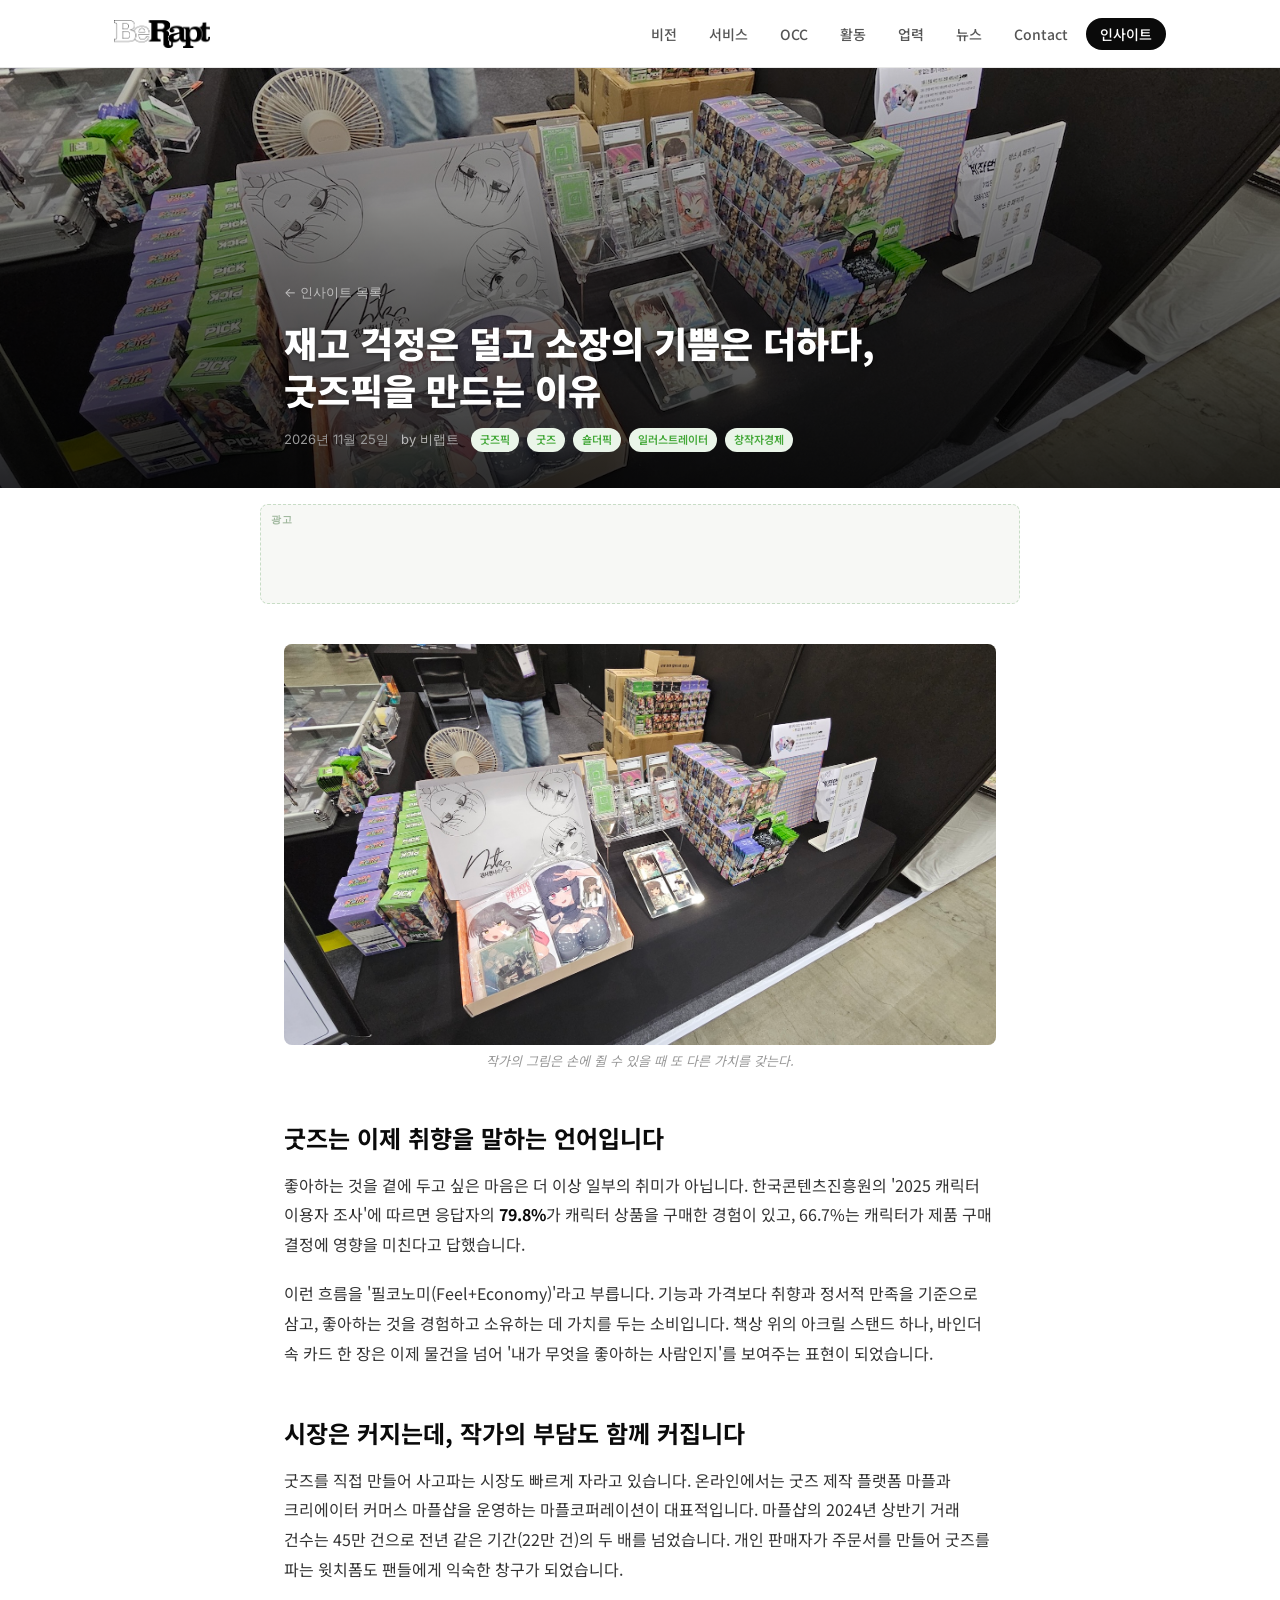
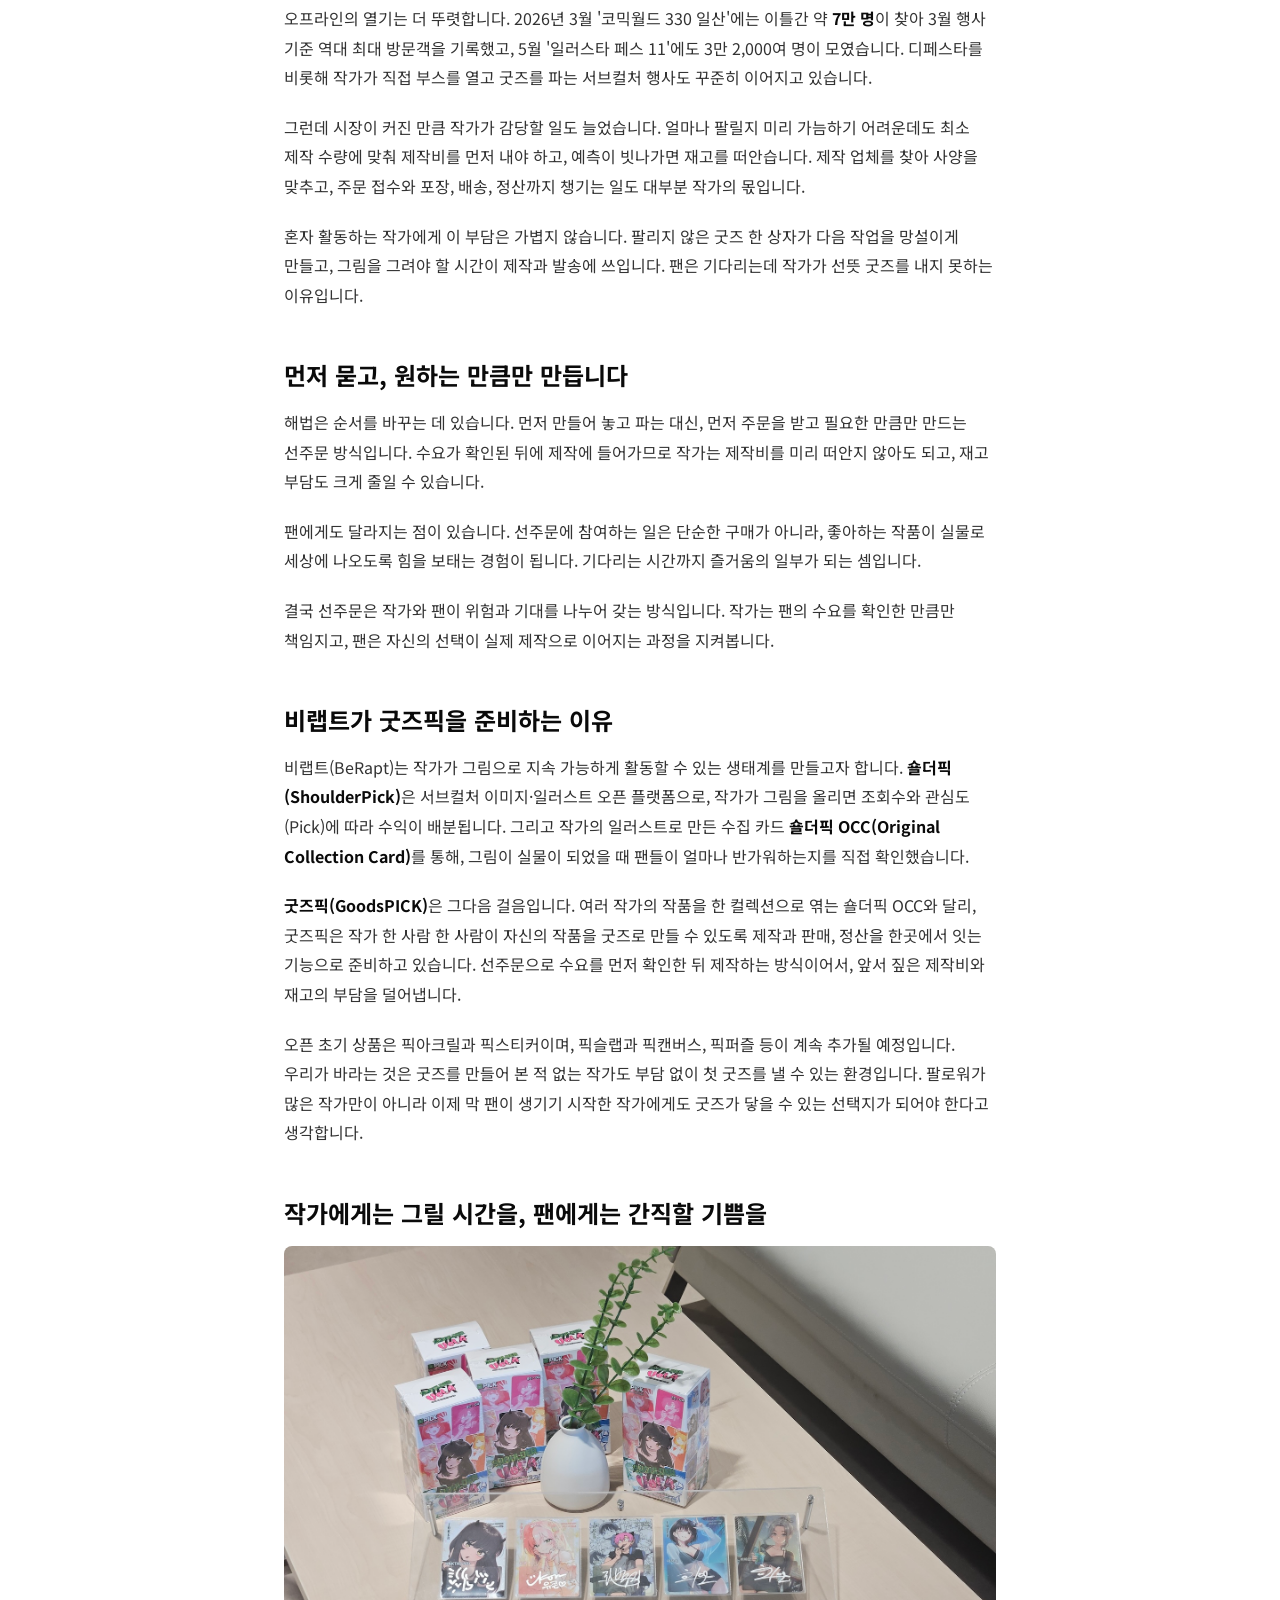
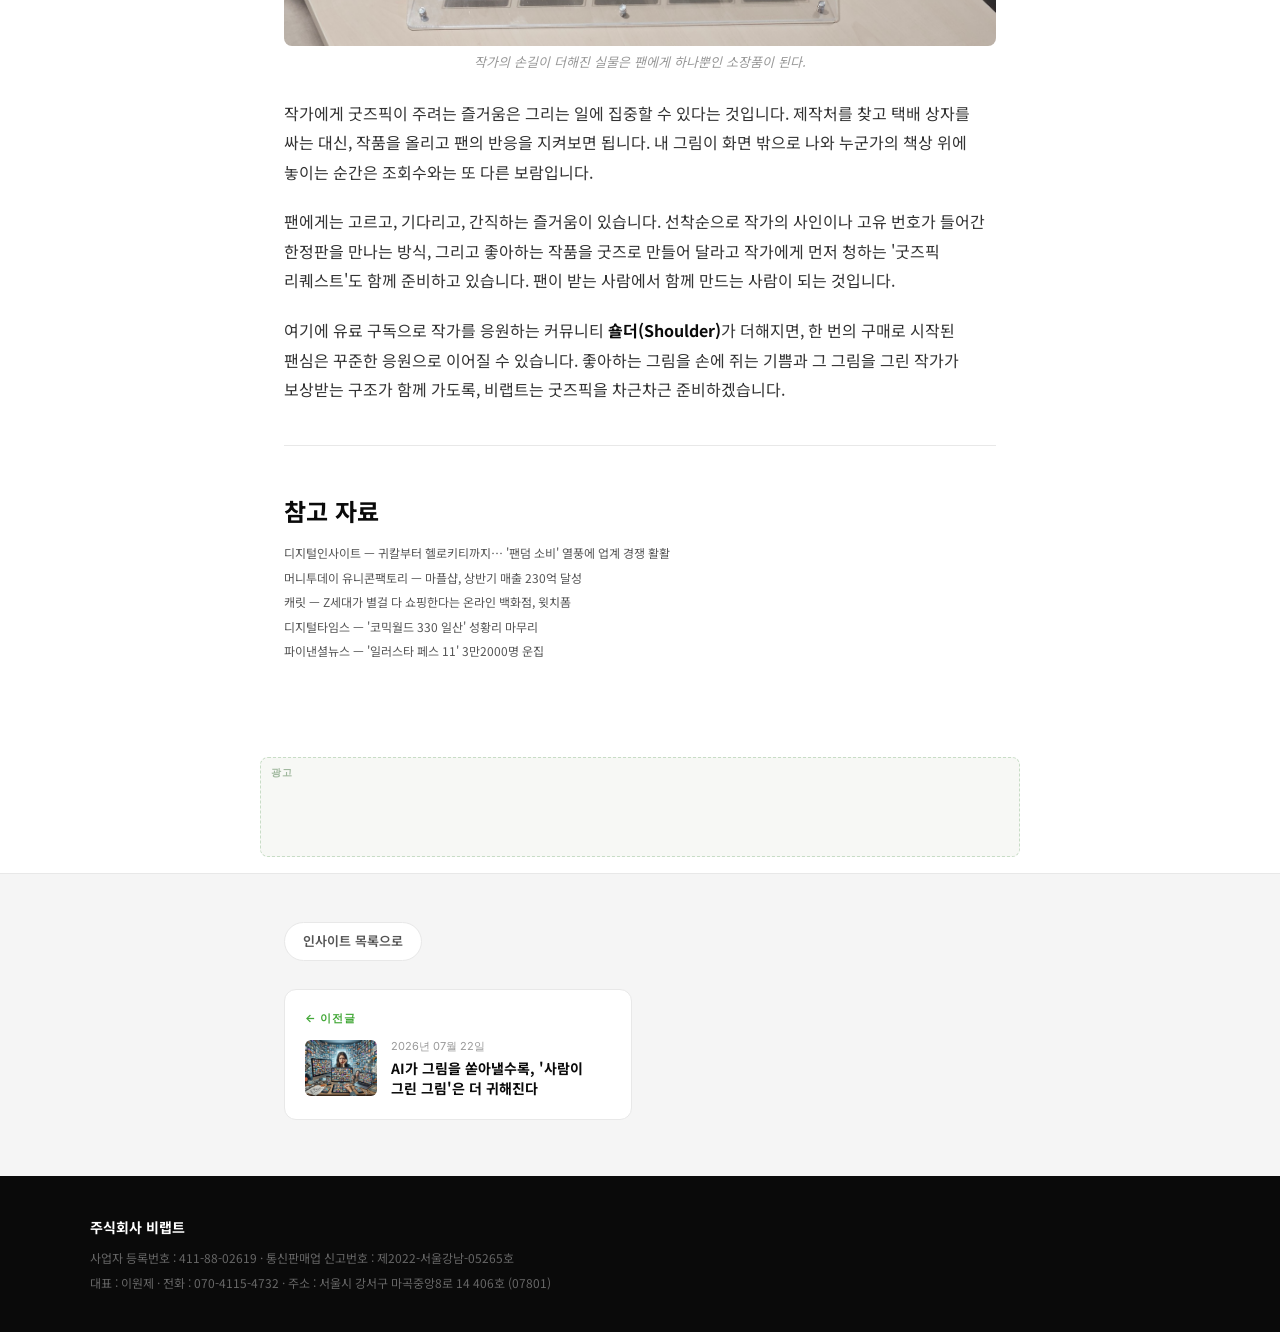
<file: insights/goodspick-artist-fan-goods/index.html>
<!DOCTYPE html>
<html lang="ko">
<head>
    <meta charset="UTF-8">
    <meta name="viewport" content="width=device-width, initial-scale=1.0">
    <meta http-equiv="X-UA-Compatible" content="ie=edge">
    <link rel="apple-touch-icon" sizes="180x180" href="https://www.berapt.com/favicons/apple-icon-180x180.png">
    <link rel="icon" type="image/png" sizes="32x32" href="https://www.berapt.com/favicons/favicon-32x32.png">
    <link rel="icon" type="image/png" sizes="16x16" href="https://www.berapt.com/favicons/favicon-16x16.png">
    <link rel="icon" type="image/x-icon" href="https://www.berapt.com/favicons/favicon.ico">
    <link rel="manifest" href="https://www.berapt.com/favicons/manifest.json">
    <meta name="author" content="비랩트">
    <meta name="robots" content="index, follow">
    <title>재고 걱정은 덜고 소장의 기쁨은 더하다, 굿즈픽을 만드는 이유 - 비랩트</title>
    <meta name="description" content="캐릭터 상품을 사 본 사람이 10명 중 8명인 시대지만, 작가가 직접 굿즈를 만들기는 여전히 어렵습니다. 비랩트가 선주문 기반의 굿즈픽을 준비하는 이유와, 그것이 작가와 팬에게 줄 즐거움을 전합니다.">
    <link rel="canonical" href="https://www.berapt.com/insights/goodspick-artist-fan-goods/">
    <meta property="og:site_name" content="비랩트">
    <meta property="og:locale" content="ko_KR">
    <meta property="og:type" content="article">
    <meta property="og:title" content="재고 걱정은 덜고 소장의 기쁨은 더하다, 굿즈픽을 만드는 이유 - 비랩트">
    <meta property="og:description" content="캐릭터 상품을 사 본 사람이 10명 중 8명인 시대지만, 작가가 직접 굿즈를 만들기는 여전히 어렵습니다. 비랩트가 선주문 기반의 굿즈픽을 준비하는 이유와, 그것이 작가와 팬에게 줄 즐거움을 전합니다.">
    <meta property="og:url" content="https://www.berapt.com/insights/goodspick-artist-fan-goods/">
    <meta property="og:image" content="https://www.berapt.com/images/posts/goods.jpg">
    <meta property="og:image:width" content="1200">
    <meta property="og:image:height" content="630">
    <meta property="article:published_time" content="2026-11-25">
    <meta name="twitter:card" content="summary_large_image">
    <meta name="twitter:title" content="재고 걱정은 덜고 소장의 기쁨은 더하다, 굿즈픽을 만드는 이유 - 비랩트">
    <meta name="twitter:description" content="캐릭터 상품을 사 본 사람이 10명 중 8명인 시대지만, 작가가 직접 굿즈를 만들기는 여전히 어렵습니다. 비랩트가 선주문 기반의 굿즈픽을 준비하는 이유와, 그것이 작가와 팬에게 줄 즐거움을 전합니다.">
    <meta name="twitter:image" content="https://www.berapt.com/images/posts/goods.jpg">
    <link rel="preconnect" href="https://fonts.googleapis.com">
    <link rel="preconnect" href="https://fonts.gstatic.com" crossorigin>
    <link href="https://fonts.googleapis.com/css2?family=Noto+Sans+KR:wght@300;400;500;700;900&family=Inter:wght@300;400;500;600;700&display=swap" rel="stylesheet">
    <link rel="stylesheet" href="/styles/main.css">
    <script async src="https://pagead2.googlesyndication.com/pagead/js/adsbygoogle.js?client=ca-pub-4273154594644590" crossorigin="anonymous"></script>
    <script type="application/ld+json">
{
  "@context": "https://schema.org",
  "@type": "Article",
  "headline": "재고 걱정은 덜고 소장의 기쁨은 더하다, 굿즈픽을 만드는 이유",
  "description": "캐릭터 상품을 사 본 사람이 10명 중 8명인 시대지만, 작가가 직접 굿즈를 만들기는 여전히 어렵습니다. 비랩트가 선주문 기반의 굿즈픽을 준비하는 이유와, 그것이 작가와 팬에게 줄 즐거움을 전합니다.",
  "datePublished": "2026-11-25",
  "author": {
    "@type": "Organization",
    "name": "비랩트"
  },
  "publisher": {
    "@type": "Organization",
    "name": "비랩트",
    "logo": {
      "@type": "ImageObject",
      "url": "https://www.berapt.com/images/beraptBlackLogo.png"
    }
  },
  "url": "https://www.berapt.com/insights/goodspick-artist-fan-goods/",
  "image": "https://www.berapt.com/images/posts/goods.jpg",
  "mainEntityOfPage": {
    "@type": "WebPage",
    "@id": "https://www.berapt.com/insights/goodspick-artist-fan-goods/"
  }
}
    </script>
</head>
<body>

    <nav class="sticky-nav" id="sticky-nav">
        <div class="nav-inner">
            <a href="/" class="nav-logo">
                <img src="/images/beraptBlackLogo.png" alt="비랩트" />
            </a>
            <ul class="nav-links">
                <li><a href="/#vision" class="nav-link" data-section="vision">비전</a></li>
                <li><a href="/#services" class="nav-link" data-section="services">서비스</a></li>
                <li><a href="/#occ" class="nav-link" data-section="occ">OCC</a></li>
                <li><a href="/#activities" class="nav-link" data-section="activities">활동</a></li>
                <li><a href="/#history" class="nav-link" data-section="history">업력</a></li>
                <li><a href="/#news" class="nav-link" data-section="news">뉴스</a></li>
                <li><a href="/#contact" class="nav-link" data-section="contact">Contact</a></li>
                <li><a href="/insights/" class="nav-link active" data-section="insights">인사이트</a></li>
            </ul>
            <button class="nav-hamburger" id="nav-hamburger" aria-label="메뉴">
                <span></span><span></span><span></span>
            </button>
        </div>
    </nav>

    <div class="mobile-menu" id="mobile-menu">
        <ul>
            <li><a href="/#vision" class="mobile-nav-link">비전</a></li>
            <li><a href="/#services" class="mobile-nav-link">서비스</a></li>
            <li><a href="/#occ" class="mobile-nav-link">OCC</a></li>
            <li><a href="/#activities" class="mobile-nav-link">활동</a></li>
            <li><a href="/#history" class="mobile-nav-link">업력</a></li>
            <li><a href="/#news" class="mobile-nav-link">뉴스</a></li>
            <li><a href="/#contact" class="mobile-nav-link">Contact</a></li>
            <li><a href="/insights/" class="mobile-nav-link">인사이트</a></li>
        </ul>
    </div>

    <div class="post-hero post-hero--image">
        <img src="/images/posts/goods.jpg" alt="재고 걱정은 덜고 소장의 기쁨은 더하다, 굿즈픽을 만드는 이유" class="post-hero-img">
        <div class="post-hero-overlay">
            <div class="insights-inner">
                <a href="/insights/" class="insights-back">← 인사이트 목록</a>
                <h1 class="post-title">재고 걱정은 덜고 소장의 기쁨은 더하다, 굿즈픽을 만드는 이유</h1>
                <div class="post-meta-row">
                    <time datetime="2026-11-25" class="post-date">2026년 11월 25일</time>
                    <span class="post-author">by 비랩트</span>
                    <div class="post-tags"><span class="post-tag">굿즈픽</span><span class="post-tag">굿즈</span><span class="post-tag">숄더픽</span><span class="post-tag">일러스트레이터</span><span class="post-tag">창작자경제</span></div>
                </div>
            </div>
        </div>
    </div>

    <!-- Ad: article-top -->
    <div class="ad-container">
        <ins class="adsbygoogle"
             style="display:block"
             data-ad-client="ca-pub-4273154594644590"
             data-ad-slot="XXXXXXXXXX"
             data-ad-format="auto"
             data-full-width-responsive="true"></ins>
        <script>(adsbygoogle = window.adsbygoogle || []).push({});</script>
    </div>

    <article class="post-body">
        <div class="insights-inner">
<p><img alt="숄더픽 부스에 진열된 OCC와 굿즈" src="/images/posts/goods.jpg" />
<em>작가의 그림은 손에 쥘 수 있을 때 또 다른 가치를 갖는다.</em></p>
<h2>굿즈는 이제 취향을 말하는 언어입니다</h2>
<p>좋아하는 것을 곁에 두고 싶은 마음은 더 이상 일부의 취미가 아닙니다. 한국콘텐츠진흥원의 '2025 캐릭터 이용자 조사'에 따르면 응답자의 <strong>79.8%</strong>가 캐릭터 상품을 구매한 경험이 있고, 66.7%는 캐릭터가 제품 구매 결정에 영향을 미친다고 답했습니다.</p>
<p>이런 흐름을 '필코노미(Feel+Economy)'라고 부릅니다. 기능과 가격보다 취향과 정서적 만족을 기준으로 삼고, 좋아하는 것을 경험하고 소유하는 데 가치를 두는 소비입니다. 책상 위의 아크릴 스탠드 하나, 바인더 속 카드 한 장은 이제 물건을 넘어 '내가 무엇을 좋아하는 사람인지'를 보여주는 표현이 되었습니다.</p>
<h2>시장은 커지는데, 작가의 부담도 함께 커집니다</h2>
<p>굿즈를 직접 만들어 사고파는 시장도 빠르게 자라고 있습니다. 온라인에서는 굿즈 제작 플랫폼 마플과 크리에이터 커머스 마플샵을 운영하는 마플코퍼레이션이 대표적입니다. 마플샵의 2024년 상반기 거래 건수는 45만 건으로 전년 같은 기간(22만 건)의 두 배를 넘었습니다. 개인 판매자가 주문서를 만들어 굿즈를 파는 윗치폼도 팬들에게 익숙한 창구가 되었습니다.</p>
<p>오프라인의 열기는 더 뚜렷합니다. 2026년 3월 '코믹월드 330 일산'에는 이틀간 약 <strong>7만 명</strong>이 찾아 3월 행사 기준 역대 최대 방문객을 기록했고, 5월 '일러스타 페스 11'에도 3만 2,000여 명이 모였습니다. 디페스타를 비롯해 작가가 직접 부스를 열고 굿즈를 파는 서브컬처 행사도 꾸준히 이어지고 있습니다.</p>
<p>그런데 시장이 커진 만큼 작가가 감당할 일도 늘었습니다. 얼마나 팔릴지 미리 가늠하기 어려운데도 최소 제작 수량에 맞춰 제작비를 먼저 내야 하고, 예측이 빗나가면 재고를 떠안습니다. 제작 업체를 찾아 사양을 맞추고, 주문 접수와 포장, 배송, 정산까지 챙기는 일도 대부분 작가의 몫입니다.</p>
<p>혼자 활동하는 작가에게 이 부담은 가볍지 않습니다. 팔리지 않은 굿즈 한 상자가 다음 작업을 망설이게 만들고, 그림을 그려야 할 시간이 제작과 발송에 쓰입니다. 팬은 기다리는데 작가가 선뜻 굿즈를 내지 못하는 이유입니다.</p>
<h2>먼저 묻고, 원하는 만큼만 만듭니다</h2>
<p>해법은 순서를 바꾸는 데 있습니다. 먼저 만들어 놓고 파는 대신, 먼저 주문을 받고 필요한 만큼만 만드는 선주문 방식입니다. 수요가 확인된 뒤에 제작에 들어가므로 작가는 제작비를 미리 떠안지 않아도 되고, 재고 부담도 크게 줄일 수 있습니다.</p>
<p>팬에게도 달라지는 점이 있습니다. 선주문에 참여하는 일은 단순한 구매가 아니라, 좋아하는 작품이 실물로 세상에 나오도록 힘을 보태는 경험이 됩니다. 기다리는 시간까지 즐거움의 일부가 되는 셈입니다.</p>
<p>결국 선주문은 작가와 팬이 위험과 기대를 나누어 갖는 방식입니다. 작가는 팬의 수요를 확인한 만큼만 책임지고, 팬은 자신의 선택이 실제 제작으로 이어지는 과정을 지켜봅니다.</p>
<h2>비랩트가 굿즈픽을 준비하는 이유</h2>
<p>비랩트(BeRapt)는 작가가 그림으로 지속 가능하게 활동할 수 있는 생태계를 만들고자 합니다. <strong>숄더픽(ShoulderPick)</strong>은 서브컬처 이미지·일러스트 오픈 플랫폼으로, 작가가 그림을 올리면 조회수와 관심도(Pick)에 따라 수익이 배분됩니다. 그리고 작가의 일러스트로 만든 수집 카드 <strong>숄더픽 OCC(Original Collection Card)</strong>를 통해, 그림이 실물이 되었을 때 팬들이 얼마나 반가워하는지를 직접 확인했습니다.</p>
<p><strong>굿즈픽(GoodsPICK)</strong>은 그다음 걸음입니다. 여러 작가의 작품을 한 컬렉션으로 엮는 숄더픽 OCC와 달리, 굿즈픽은 작가 한 사람 한 사람이 자신의 작품을 굿즈로 만들 수 있도록 제작과 판매, 정산을 한곳에서 잇는 기능으로 준비하고 있습니다. 선주문으로 수요를 먼저 확인한 뒤 제작하는 방식이어서, 앞서 짚은 제작비와 재고의 부담을 덜어냅니다.</p>
<p>오픈 초기 상품은 픽아크릴과 픽스티커이며, 픽슬랩과 픽캔버스, 픽퍼즐 등이 계속 추가될 예정입니다. 우리가 바라는 것은 굿즈를 만들어 본 적 없는 작가도 부담 없이 첫 굿즈를 낼 수 있는 환경입니다. 팔로워가 많은 작가만이 아니라 이제 막 팬이 생기기 시작한 작가에게도 굿즈가 닿을 수 있는 선택지가 되어야 한다고 생각합니다.</p>
<h2>작가에게는 그릴 시간을, 팬에게는 간직할 기쁨을</h2>
<p><img alt="작가의 사인이 들어간 숄더픽 OCC 카드" src="/images/posts/occ4.jpg" />
<em>작가의 손길이 더해진 실물은 팬에게 하나뿐인 소장품이 된다.</em></p>
<p>작가에게 굿즈픽이 주려는 즐거움은 그리는 일에 집중할 수 있다는 것입니다. 제작처를 찾고 택배 상자를 싸는 대신, 작품을 올리고 팬의 반응을 지켜보면 됩니다. 내 그림이 화면 밖으로 나와 누군가의 책상 위에 놓이는 순간은 조회수와는 또 다른 보람입니다.</p>
<p>팬에게는 고르고, 기다리고, 간직하는 즐거움이 있습니다. 선착순으로 작가의 사인이나 고유 번호가 들어간 한정판을 만나는 방식, 그리고 좋아하는 작품을 굿즈로 만들어 달라고 작가에게 먼저 청하는 '굿즈픽 리퀘스트'도 함께 준비하고 있습니다. 팬이 받는 사람에서 함께 만드는 사람이 되는 것입니다.</p>
<p>여기에 유료 구독으로 작가를 응원하는 커뮤니티 <strong>숄더(Shoulder)</strong>가 더해지면, 한 번의 구매로 시작된 팬심은 꾸준한 응원으로 이어질 수 있습니다. 좋아하는 그림을 손에 쥐는 기쁨과 그 그림을 그린 작가가 보상받는 구조가 함께 가도록, 비랩트는 굿즈픽을 차근차근 준비하겠습니다.</p>
<hr />
<h2>참고 자료</h2>
<ul class="post-sources">
<li><a target="_blank" rel="noopener noreferrer" href="https://ditoday.com/?p=146751">디지털인사이트 — 귀칼부터 헬로키티까지… '팬덤 소비' 열풍에 업계 경쟁 활활</a></li>
<li><a target="_blank" rel="noopener noreferrer" href="https://www.unicornfactory.co.kr/article/2024072409573346905">머니투데이 유니콘팩토리 — 마플샵, 상반기 매출 230억 달성</a></li>
<li><a target="_blank" rel="noopener noreferrer" href="https://www.careet.net/1169">캐릿 — Z세대가 별걸 다 쇼핑한다는 온라인 백화점, 윗치폼</a></li>
<li><a target="_blank" rel="noopener noreferrer" href="https://www.dt.co.kr/article/12052580">디지털타임스 — '코믹월드 330 일산' 성황리 마무리</a></li>
<li><a target="_blank" rel="noopener noreferrer" href="https://www.fnnews.com/news/202605281446210313">파이낸셜뉴스 — '일러스타 페스 11' 3만2000명 운집</a></li>
</ul>
        </div>
    </article>

    <!-- Ad: article-bottom -->
    <div class="ad-container">
        <ins class="adsbygoogle"
             style="display:block"
             data-ad-client="ca-pub-4273154594644590"
             data-ad-slot="XXXXXXXXXX"
             data-ad-format="auto"
             data-full-width-responsive="true"></ins>
        <script>(adsbygoogle = window.adsbygoogle || []).push({});</script>
    </div>

    <div class="post-nav-section">
        <div class="insights-inner">
            <a href="/insights/" class="post-nav-list-btn">인사이트 목록으로</a>
            <div class="post-nav-grid">
            <a href="/insights/ai-era-human-art-goods/" class="post-nav-card post-nav-card--prev">
                <span class="nav-card-label">← 이전글</span>
                <div class="nav-card-inner">
                    <img src="/images/posts/gen_ai.jpeg" alt="AI가 그림을 쏟아낼수록, '사람이 그린 그림'은 더 귀해진다" class="nav-card-thumb">
                    <div class="nav-card-text">
                        <time class="nav-card-date">2026년 07월 22일</time>
                        <strong class="nav-card-title">AI가 그림을 쏟아낼수록, '사람이 그린 그림'은 더 귀해진다</strong>
                    </div>
                </div>
            </a>
<div class="post-nav-card post-nav-card--empty"></div>
            </div>
        </div>
    </div>

    <footer class="site-footer">
        <div class="footer-inner">
            <b>주식회사 비랩트</b>
            <span>사업자 등록번호 : 411-88-02619 · 통신판매업 신고번호 : 제2022-서울강남-05265호</span>
            <span>대표 : 이원제 · 전화 : 070-4115-4732 · 주소 : 서울시 강서구 마곡중앙8로 14 406호 (07801)</span>
        </div>
    </footer>

    <script>
        document.getElementById('nav-hamburger').addEventListener('click', function() {
            this.classList.toggle('open');
            document.getElementById('mobile-menu').classList.toggle('open');
        });
        document.querySelectorAll('.mobile-nav-link').forEach(link => {
            link.addEventListener('click', () => {
                document.getElementById('mobile-menu').classList.remove('open');
                document.getElementById('nav-hamburger').classList.remove('open');
            });
        });
    </script>
</body>
</html>
</file>
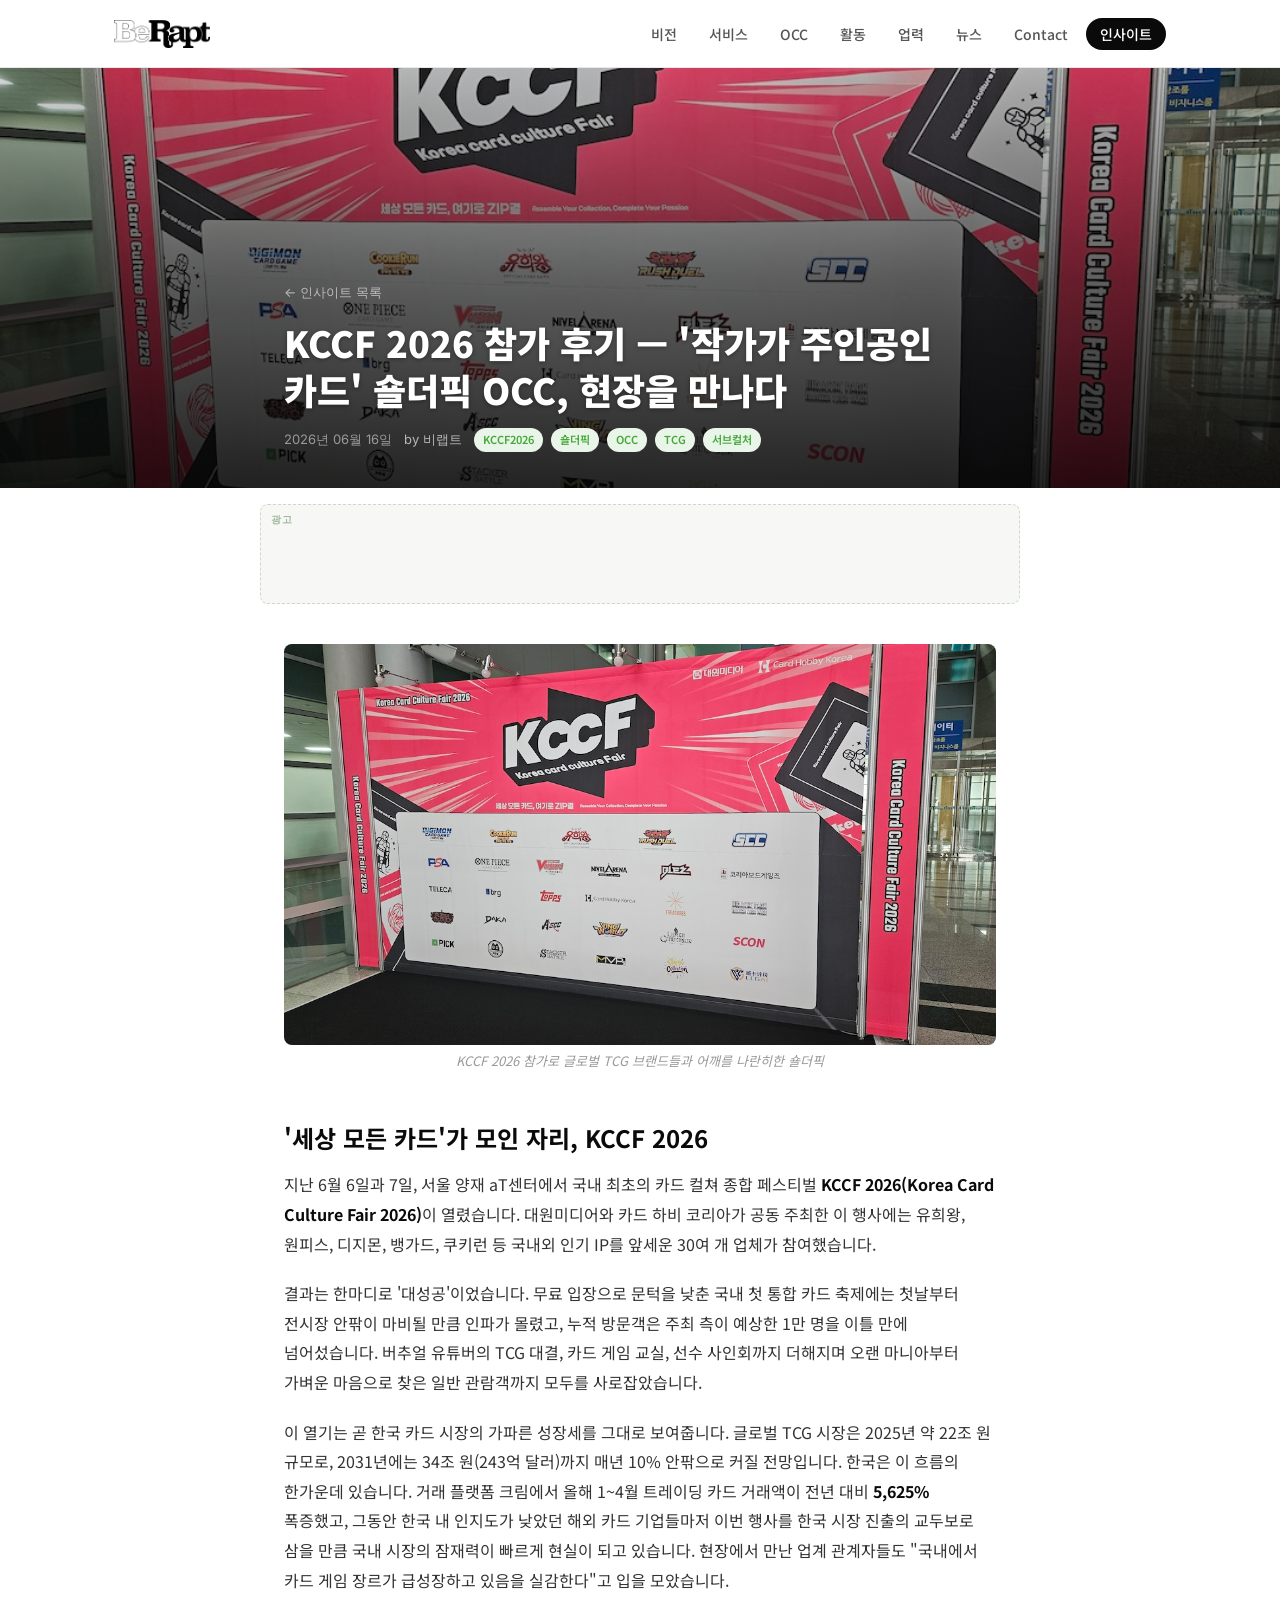
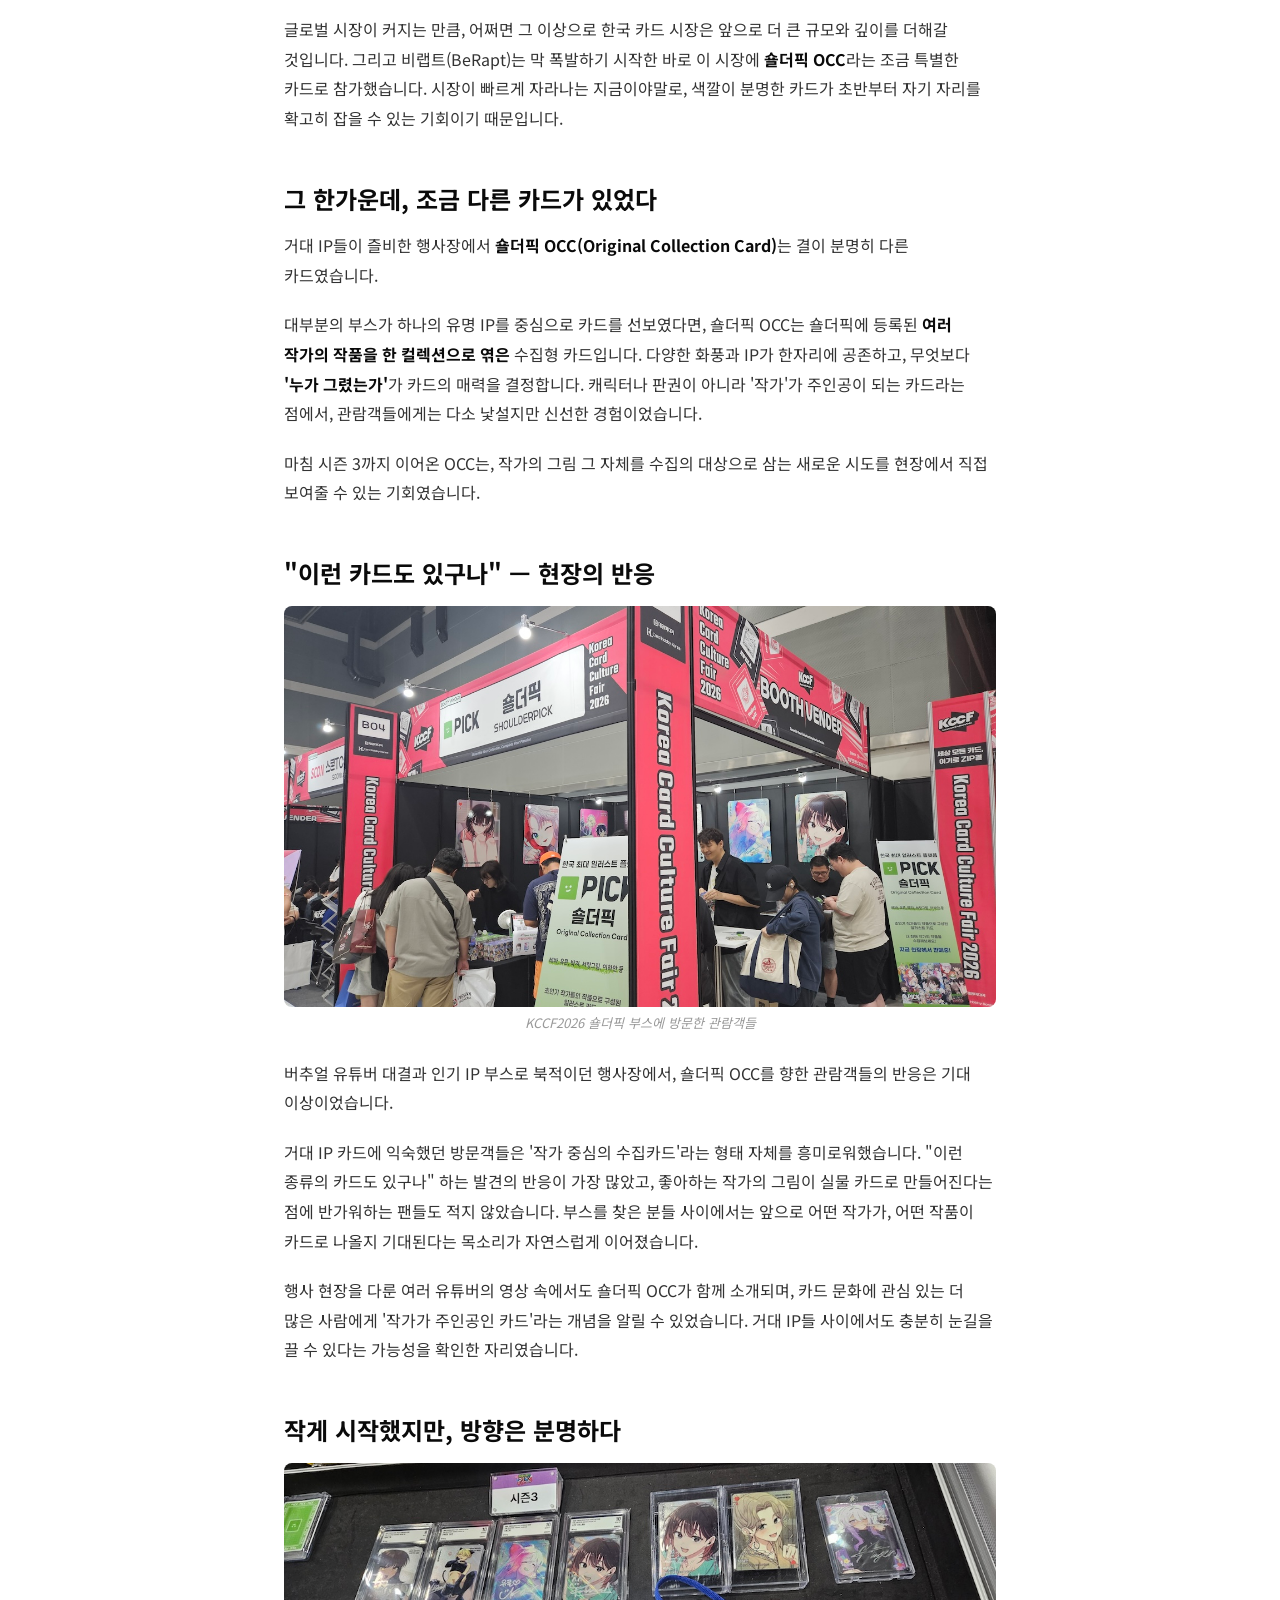
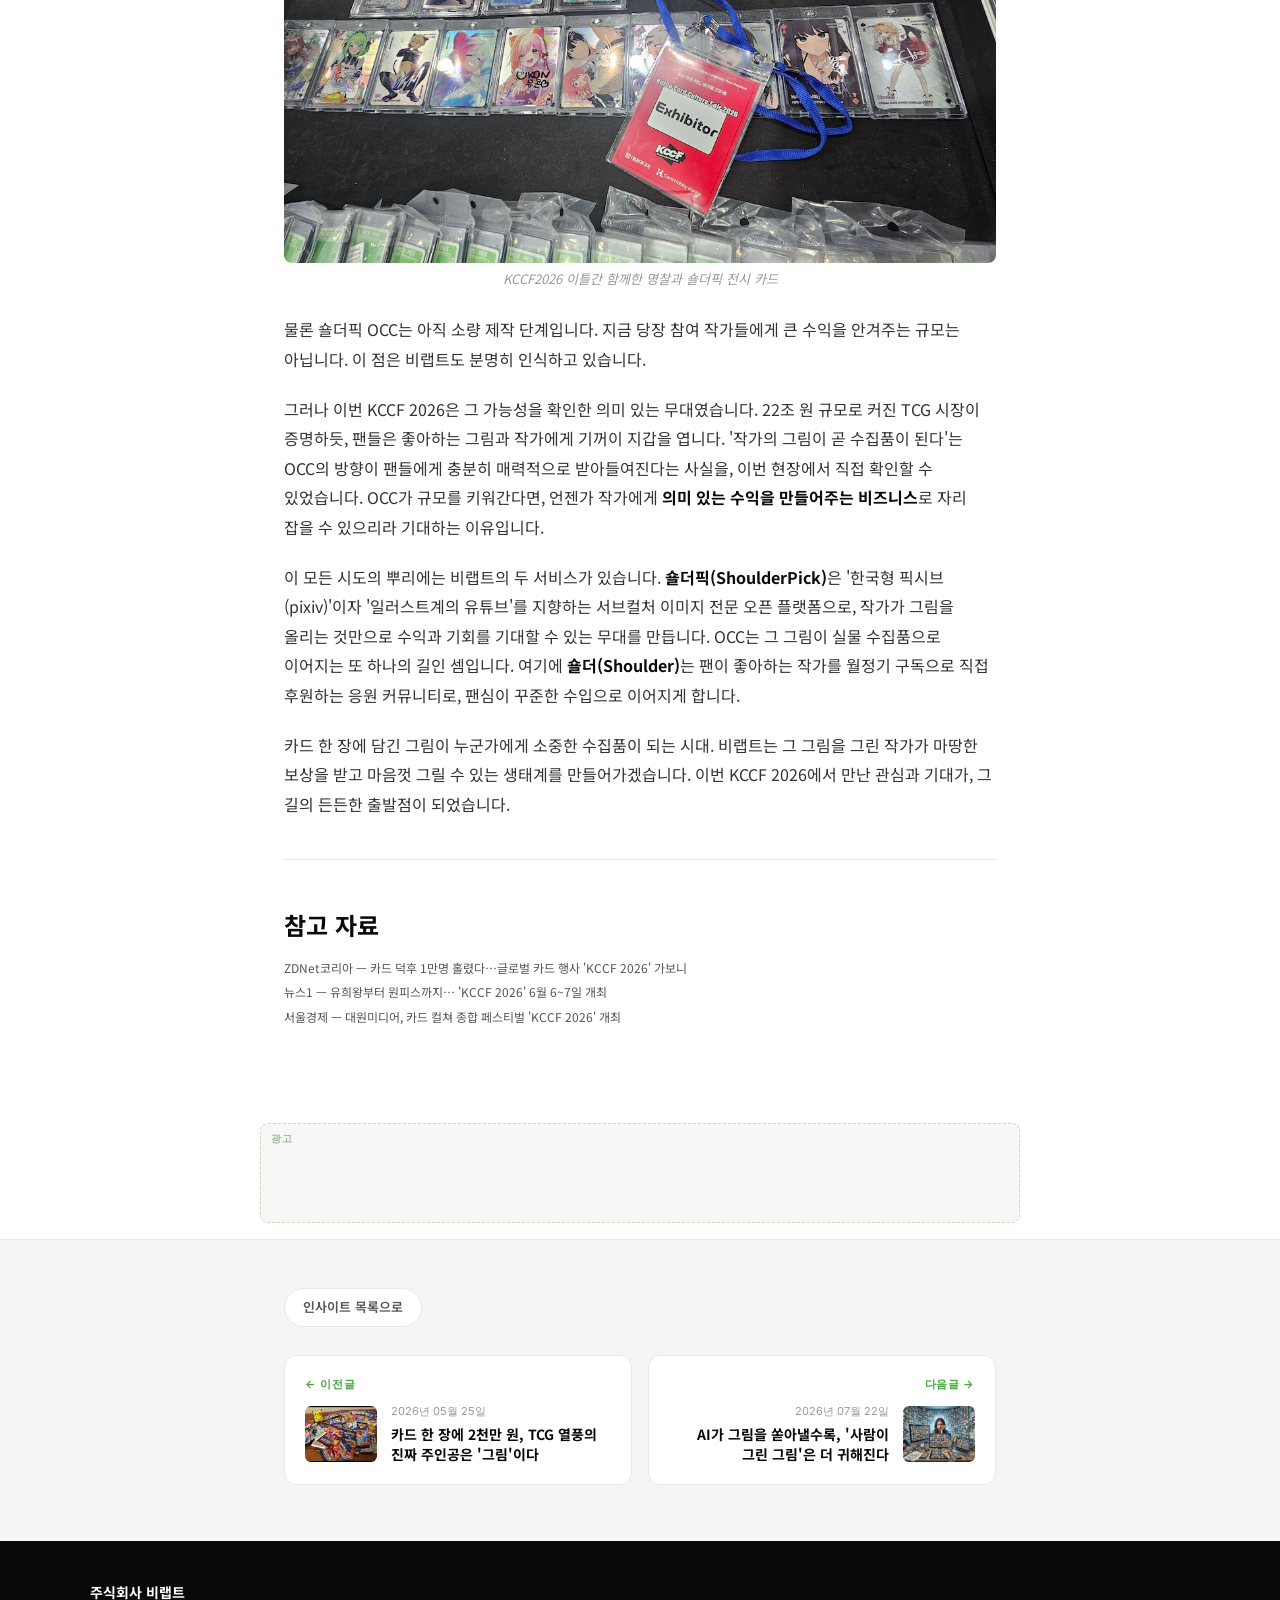
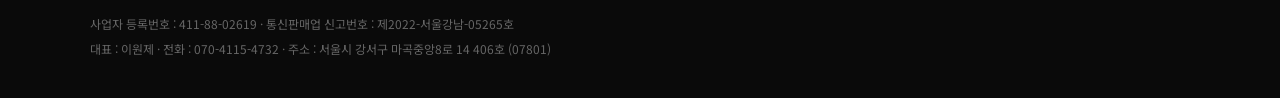
<file: insights/kccf-2026-shoulderpick-review/index.html>
<!DOCTYPE html>
<html lang="ko">
<head>
    <meta charset="UTF-8">
    <meta name="viewport" content="width=device-width, initial-scale=1.0">
    <meta http-equiv="X-UA-Compatible" content="ie=edge">
    <link rel="apple-touch-icon" sizes="180x180" href="https://www.berapt.com/favicons/apple-icon-180x180.png">
    <link rel="icon" type="image/png" sizes="32x32" href="https://www.berapt.com/favicons/favicon-32x32.png">
    <link rel="icon" type="image/png" sizes="16x16" href="https://www.berapt.com/favicons/favicon-16x16.png">
    <link rel="icon" type="image/x-icon" href="https://www.berapt.com/favicons/favicon.ico">
    <link rel="manifest" href="https://www.berapt.com/favicons/manifest.json">
    <meta name="author" content="비랩트">
    <meta name="robots" content="index, follow">
    <title>KCCF 2026 참가 후기 — '작가가 주인공인 카드' 숄더픽 OCC, 현장을 만나다 - 비랩트</title>
    <meta name="description" content="국내 최초 카드 컬쳐 종합 페스티벌 KCCF 2026에 비랩트가 숄더픽 OCC로 참가했습니다. 유희왕·원피스 같은 거대 IP 사이에서 만난 '작가 중심 수집카드'를 향한 관람객들의 뜨거운 반응과 기대를 전합니다.">
    <link rel="canonical" href="https://www.berapt.com/insights/kccf-2026-shoulderpick-review/">
    <meta property="og:site_name" content="비랩트">
    <meta property="og:locale" content="ko_KR">
    <meta property="og:type" content="article">
    <meta property="og:title" content="KCCF 2026 참가 후기 — '작가가 주인공인 카드' 숄더픽 OCC, 현장을 만나다 - 비랩트">
    <meta property="og:description" content="국내 최초 카드 컬쳐 종합 페스티벌 KCCF 2026에 비랩트가 숄더픽 OCC로 참가했습니다. 유희왕·원피스 같은 거대 IP 사이에서 만난 '작가 중심 수집카드'를 향한 관람객들의 뜨거운 반응과 기대를 전합니다.">
    <meta property="og:url" content="https://www.berapt.com/insights/kccf-2026-shoulderpick-review/">
    <meta property="og:image" content="https://www.berapt.com/images/off_events/kccf_1.jpg">
    <meta property="og:image:width" content="1200">
    <meta property="og:image:height" content="630">
    <meta property="article:published_time" content="2026-06-16">
    <meta name="twitter:card" content="summary_large_image">
    <meta name="twitter:title" content="KCCF 2026 참가 후기 — '작가가 주인공인 카드' 숄더픽 OCC, 현장을 만나다 - 비랩트">
    <meta name="twitter:description" content="국내 최초 카드 컬쳐 종합 페스티벌 KCCF 2026에 비랩트가 숄더픽 OCC로 참가했습니다. 유희왕·원피스 같은 거대 IP 사이에서 만난 '작가 중심 수집카드'를 향한 관람객들의 뜨거운 반응과 기대를 전합니다.">
    <meta name="twitter:image" content="https://www.berapt.com/images/off_events/kccf_1.jpg">
    <link rel="preconnect" href="https://fonts.googleapis.com">
    <link rel="preconnect" href="https://fonts.gstatic.com" crossorigin>
    <link href="https://fonts.googleapis.com/css2?family=Noto+Sans+KR:wght@300;400;500;700;900&family=Inter:wght@300;400;500;600;700&display=swap" rel="stylesheet">
    <link rel="stylesheet" href="/styles/main.css">
    <script async src="https://pagead2.googlesyndication.com/pagead/js/adsbygoogle.js?client=ca-pub-4273154594644590" crossorigin="anonymous"></script>
    <script type="application/ld+json">
{
  "@context": "https://schema.org",
  "@type": "Article",
  "headline": "KCCF 2026 참가 후기 — '작가가 주인공인 카드' 숄더픽 OCC, 현장을 만나다",
  "description": "국내 최초 카드 컬쳐 종합 페스티벌 KCCF 2026에 비랩트가 숄더픽 OCC로 참가했습니다. 유희왕·원피스 같은 거대 IP 사이에서 만난 '작가 중심 수집카드'를 향한 관람객들의 뜨거운 반응과 기대를 전합니다.",
  "datePublished": "2026-06-16",
  "author": {
    "@type": "Organization",
    "name": "비랩트"
  },
  "publisher": {
    "@type": "Organization",
    "name": "비랩트",
    "logo": {
      "@type": "ImageObject",
      "url": "https://www.berapt.com/images/beraptBlackLogo.png"
    }
  },
  "url": "https://www.berapt.com/insights/kccf-2026-shoulderpick-review/",
  "image": "https://www.berapt.com/images/off_events/kccf_1.jpg",
  "mainEntityOfPage": {
    "@type": "WebPage",
    "@id": "https://www.berapt.com/insights/kccf-2026-shoulderpick-review/"
  }
}
    </script>
</head>
<body>

    <nav class="sticky-nav" id="sticky-nav">
        <div class="nav-inner">
            <a href="/" class="nav-logo">
                <img src="/images/beraptBlackLogo.png" alt="비랩트" />
            </a>
            <ul class="nav-links">
                <li><a href="/#vision" class="nav-link" data-section="vision">비전</a></li>
                <li><a href="/#services" class="nav-link" data-section="services">서비스</a></li>
                <li><a href="/#occ" class="nav-link" data-section="occ">OCC</a></li>
                <li><a href="/#activities" class="nav-link" data-section="activities">활동</a></li>
                <li><a href="/#history" class="nav-link" data-section="history">업력</a></li>
                <li><a href="/#news" class="nav-link" data-section="news">뉴스</a></li>
                <li><a href="/#contact" class="nav-link" data-section="contact">Contact</a></li>
                <li><a href="/insights/" class="nav-link active" data-section="insights">인사이트</a></li>
            </ul>
            <button class="nav-hamburger" id="nav-hamburger" aria-label="메뉴">
                <span></span><span></span><span></span>
            </button>
        </div>
    </nav>

    <div class="mobile-menu" id="mobile-menu">
        <ul>
            <li><a href="/#vision" class="mobile-nav-link">비전</a></li>
            <li><a href="/#services" class="mobile-nav-link">서비스</a></li>
            <li><a href="/#occ" class="mobile-nav-link">OCC</a></li>
            <li><a href="/#activities" class="mobile-nav-link">활동</a></li>
            <li><a href="/#history" class="mobile-nav-link">업력</a></li>
            <li><a href="/#news" class="mobile-nav-link">뉴스</a></li>
            <li><a href="/#contact" class="mobile-nav-link">Contact</a></li>
            <li><a href="/insights/" class="mobile-nav-link">인사이트</a></li>
        </ul>
    </div>

    <div class="post-hero post-hero--image">
        <img src="/images/off_events/kccf_1.jpg" alt="KCCF 2026 참가 후기 — '작가가 주인공인 카드' 숄더픽 OCC, 현장을 만나다" class="post-hero-img">
        <div class="post-hero-overlay">
            <div class="insights-inner">
                <a href="/insights/" class="insights-back">← 인사이트 목록</a>
                <h1 class="post-title">KCCF 2026 참가 후기 — '작가가 주인공인 카드' 숄더픽 OCC, 현장을 만나다</h1>
                <div class="post-meta-row">
                    <time datetime="2026-06-16" class="post-date">2026년 06월 16일</time>
                    <span class="post-author">by 비랩트</span>
                    <div class="post-tags"><span class="post-tag">KCCF2026</span><span class="post-tag">숄더픽</span><span class="post-tag">OCC</span><span class="post-tag">TCG</span><span class="post-tag">서브컬처</span></div>
                </div>
            </div>
        </div>
    </div>

    <!-- Ad: article-top -->
    <div class="ad-container">
        <ins class="adsbygoogle"
             style="display:block"
             data-ad-client="ca-pub-4273154594644590"
             data-ad-slot="XXXXXXXXXX"
             data-ad-format="auto"
             data-full-width-responsive="true"></ins>
        <script>(adsbygoogle = window.adsbygoogle || []).push({});</script>
    </div>

    <article class="post-body">
        <div class="insights-inner">
<p><img alt="KCCF2026" src="/images/off_events/kccf_1.jpg" />
<em>KCCF 2026 참가로 글로벌 TCG 브랜드들과 어깨를 나란히한 숄더픽</em></p>
<h2>'세상 모든 카드'가 모인 자리, KCCF 2026</h2>
<p>지난 6월 6일과 7일, 서울 양재 aT센터에서 국내 최초의 카드 컬쳐 종합 페스티벌 <strong>KCCF 2026(Korea Card Culture Fair 2026)</strong>이 열렸습니다. 대원미디어와 카드 하비 코리아가 공동 주최한 이 행사에는 유희왕, 원피스, 디지몬, 뱅가드, 쿠키런 등 국내외 인기 IP를 앞세운 30여 개 업체가 참여했습니다.</p>
<p>결과는 한마디로 '대성공'이었습니다. 무료 입장으로 문턱을 낮춘 국내 첫 통합 카드 축제에는 첫날부터 전시장 안팎이 마비될 만큼 인파가 몰렸고, 누적 방문객은 주최 측이 예상한 1만 명을 이틀 만에 넘어섰습니다. 버추얼 유튜버의 TCG 대결, 카드 게임 교실, 선수 사인회까지 더해지며 오랜 마니아부터 가벼운 마음으로 찾은 일반 관람객까지 모두를 사로잡았습니다.</p>
<p>이 열기는 곧 한국 카드 시장의 가파른 성장세를 그대로 보여줍니다. 글로벌 TCG 시장은 2025년 약 22조 원 규모로, 2031년에는 34조 원(243억 달러)까지 매년 10% 안팎으로 커질 전망입니다. 한국은 이 흐름의 한가운데 있습니다. 거래 플랫폼 크림에서 올해 1~4월 트레이딩 카드 거래액이 전년 대비 <strong>5,625%</strong> 폭증했고, 그동안 한국 내 인지도가 낮았던 해외 카드 기업들마저 이번 행사를 한국 시장 진출의 교두보로 삼을 만큼 국내 시장의 잠재력이 빠르게 현실이 되고 있습니다. 현장에서 만난 업계 관계자들도 "국내에서 카드 게임 장르가 급성장하고 있음을 실감한다"고 입을 모았습니다.</p>
<p>글로벌 시장이 커지는 만큼, 어쩌면 그 이상으로 한국 카드 시장은 앞으로 더 큰 규모와 깊이를 더해갈 것입니다. 그리고 비랩트(BeRapt)는 막 폭발하기 시작한 바로 이 시장에 <strong>숄더픽 OCC</strong>라는 조금 특별한 카드로 참가했습니다. 시장이 빠르게 자라나는 지금이야말로, 색깔이 분명한 카드가 초반부터 자기 자리를 확고히 잡을 수 있는 기회이기 때문입니다.</p>
<h2>그 한가운데, 조금 다른 카드가 있었다</h2>
<p>거대 IP들이 즐비한 행사장에서 <strong>숄더픽 OCC(Original Collection Card)</strong>는 결이 분명히 다른 카드였습니다.</p>
<p>대부분의 부스가 하나의 유명 IP를 중심으로 카드를 선보였다면, 숄더픽 OCC는 숄더픽에 등록된 <strong>여러 작가의 작품을 한 컬렉션으로 엮은</strong> 수집형 카드입니다. 다양한 화풍과 IP가 한자리에 공존하고, 무엇보다 <strong>'누가 그렸는가'</strong>가 카드의 매력을 결정합니다. 캐릭터나 판권이 아니라 '작가'가 주인공이 되는 카드라는 점에서, 관람객들에게는 다소 낯설지만 신선한 경험이었습니다.</p>
<p>마침 시즌 3까지 이어온 OCC는, 작가의 그림 그 자체를 수집의 대상으로 삼는 새로운 시도를 현장에서 직접 보여줄 수 있는 기회였습니다.</p>
<h2>"이런 카드도 있구나" — 현장의 반응</h2>
<p><img alt="숄더픽 부스" src="/images/off_events/kccf_3.jpg" />
<em>KCCF2026 숄더픽 부스에 방문한 관람객들</em></p>
<p>버추얼 유튜버 대결과 인기 IP 부스로 북적이던 행사장에서, 숄더픽 OCC를 향한 관람객들의 반응은 기대 이상이었습니다.</p>
<p>거대 IP 카드에 익숙했던 방문객들은 '작가 중심의 수집카드'라는 형태 자체를 흥미로워했습니다. "이런 종류의 카드도 있구나" 하는 발견의 반응이 가장 많았고, 좋아하는 작가의 그림이 실물 카드로 만들어진다는 점에 반가워하는 팬들도 적지 않았습니다. 부스를 찾은 분들 사이에서는 앞으로 어떤 작가가, 어떤 작품이 카드로 나올지 기대된다는 목소리가 자연스럽게 이어졌습니다.</p>
<p>행사 현장을 다룬 여러 유튜버의 영상 속에서도 숄더픽 OCC가 함께 소개되며, 카드 문화에 관심 있는 더 많은 사람에게 '작가가 주인공인 카드'라는 개념을 알릴 수 있었습니다. 거대 IP들 사이에서도 충분히 눈길을 끌 수 있다는 가능성을 확인한 자리였습니다.</p>
<h2>작게 시작했지만, 방향은 분명하다</h2>
<p><img alt="KCCF2026 후기" src="/images/off_events/kccf_2.jpg" />
<em>KCCF2026 이틀간 함께한 명찰과 숄더픽 전시 카드</em></p>
<p>물론 숄더픽 OCC는 아직 소량 제작 단계입니다. 지금 당장 참여 작가들에게 큰 수익을 안겨주는 규모는 아닙니다. 이 점은 비랩트도 분명히 인식하고 있습니다.</p>
<p>그러나 이번 KCCF 2026은 그 가능성을 확인한 의미 있는 무대였습니다. 22조 원 규모로 커진 TCG 시장이 증명하듯, 팬들은 좋아하는 그림과 작가에게 기꺼이 지갑을 엽니다. '작가의 그림이 곧 수집품이 된다'는 OCC의 방향이 팬들에게 충분히 매력적으로 받아들여진다는 사실을, 이번 현장에서 직접 확인할 수 있었습니다. OCC가 규모를 키워간다면, 언젠가 작가에게 <strong>의미 있는 수익을 만들어주는 비즈니스</strong>로 자리 잡을 수 있으리라 기대하는 이유입니다.</p>
<p>이 모든 시도의 뿌리에는 비랩트의 두 서비스가 있습니다. <strong>숄더픽(ShoulderPick)</strong>은 '한국형 픽시브(pixiv)'이자 '일러스트계의 유튜브'를 지향하는 서브컬처 이미지 전문 오픈 플랫폼으로, 작가가 그림을 올리는 것만으로 수익과 기회를 기대할 수 있는 무대를 만듭니다. OCC는 그 그림이 실물 수집품으로 이어지는 또 하나의 길인 셈입니다. 여기에 <strong>숄더(Shoulder)</strong>는 팬이 좋아하는 작가를 월정기 구독으로 직접 후원하는 응원 커뮤니티로, 팬심이 꾸준한 수입으로 이어지게 합니다.</p>
<p>카드 한 장에 담긴 그림이 누군가에게 소중한 수집품이 되는 시대. 비랩트는 그 그림을 그린 작가가 마땅한 보상을 받고 마음껏 그릴 수 있는 생태계를 만들어가겠습니다. 이번 KCCF 2026에서 만난 관심과 기대가, 그 길의 든든한 출발점이 되었습니다.</p>
<hr />
<h2>참고 자료</h2>
<ul class="post-sources">
<li><a target="_blank" rel="noopener noreferrer" href="https://zdnet.co.kr/view/?no=20260607194239">ZDNet코리아 — 카드 덕후 1만명 홀렸다…글로벌 카드 행사 'KCCF 2026' 가보니</a></li>
<li><a target="_blank" rel="noopener noreferrer" href="https://www.news1.kr/life-culture/performance-exhibition/6163654">뉴스1 — 유희왕부터 원피스까지… 'KCCF 2026' 6월 6~7일 개최</a></li>
<li><a target="_blank" rel="noopener noreferrer" href="https://www.sedaily.com/article/20042510">서울경제 — 대원미디어, 카드 컬쳐 종합 페스티벌 'KCCF 2026' 개최</a></li>
</ul>
        </div>
    </article>

    <!-- Ad: article-bottom -->
    <div class="ad-container">
        <ins class="adsbygoogle"
             style="display:block"
             data-ad-client="ca-pub-4273154594644590"
             data-ad-slot="XXXXXXXXXX"
             data-ad-format="auto"
             data-full-width-responsive="true"></ins>
        <script>(adsbygoogle = window.adsbygoogle || []).push({});</script>
    </div>

    <div class="post-nav-section">
        <div class="insights-inner">
            <a href="/insights/" class="post-nav-list-btn">인사이트 목록으로</a>
            <div class="post-nav-grid">
            <a href="/insights/tcg-boom-illustrator/" class="post-nav-card post-nav-card--prev">
                <span class="nav-card-label">← 이전글</span>
                <div class="nav-card-inner">
                    <img src="/images/posts/pokemon_cards.jpg" alt="카드 한 장에 2천만 원, TCG 열풍의 진짜 주인공은 '그림'이다" class="nav-card-thumb">
                    <div class="nav-card-text">
                        <time class="nav-card-date">2026년 05월 25일</time>
                        <strong class="nav-card-title">카드 한 장에 2천만 원, TCG 열풍의 진짜 주인공은 '그림'이다</strong>
                    </div>
                </div>
            </a>
            <a href="/insights/ai-era-human-art-goods/" class="post-nav-card post-nav-card--next">
                <span class="nav-card-label">다음글 →</span>
                <div class="nav-card-inner">
                    <img src="/images/posts/gen_ai.jpeg" alt="AI가 그림을 쏟아낼수록, '사람이 그린 그림'은 더 귀해진다" class="nav-card-thumb">
                    <div class="nav-card-text">
                        <time class="nav-card-date">2026년 07월 22일</time>
                        <strong class="nav-card-title">AI가 그림을 쏟아낼수록, '사람이 그린 그림'은 더 귀해진다</strong>
                    </div>
                </div>
            </a>
            </div>
        </div>
    </div>

    <footer class="site-footer">
        <div class="footer-inner">
            <b>주식회사 비랩트</b>
            <span>사업자 등록번호 : 411-88-02619 · 통신판매업 신고번호 : 제2022-서울강남-05265호</span>
            <span>대표 : 이원제 · 전화 : 070-4115-4732 · 주소 : 서울시 강서구 마곡중앙8로 14 406호 (07801)</span>
        </div>
    </footer>

    <script>
        document.getElementById('nav-hamburger').addEventListener('click', function() {
            this.classList.toggle('open');
            document.getElementById('mobile-menu').classList.toggle('open');
        });
        document.querySelectorAll('.mobile-nav-link').forEach(link => {
            link.addEventListener('click', () => {
                document.getElementById('mobile-menu').classList.remove('open');
                document.getElementById('nav-hamburger').classList.remove('open');
            });
        });
    </script>
</body>
</html>
</file>
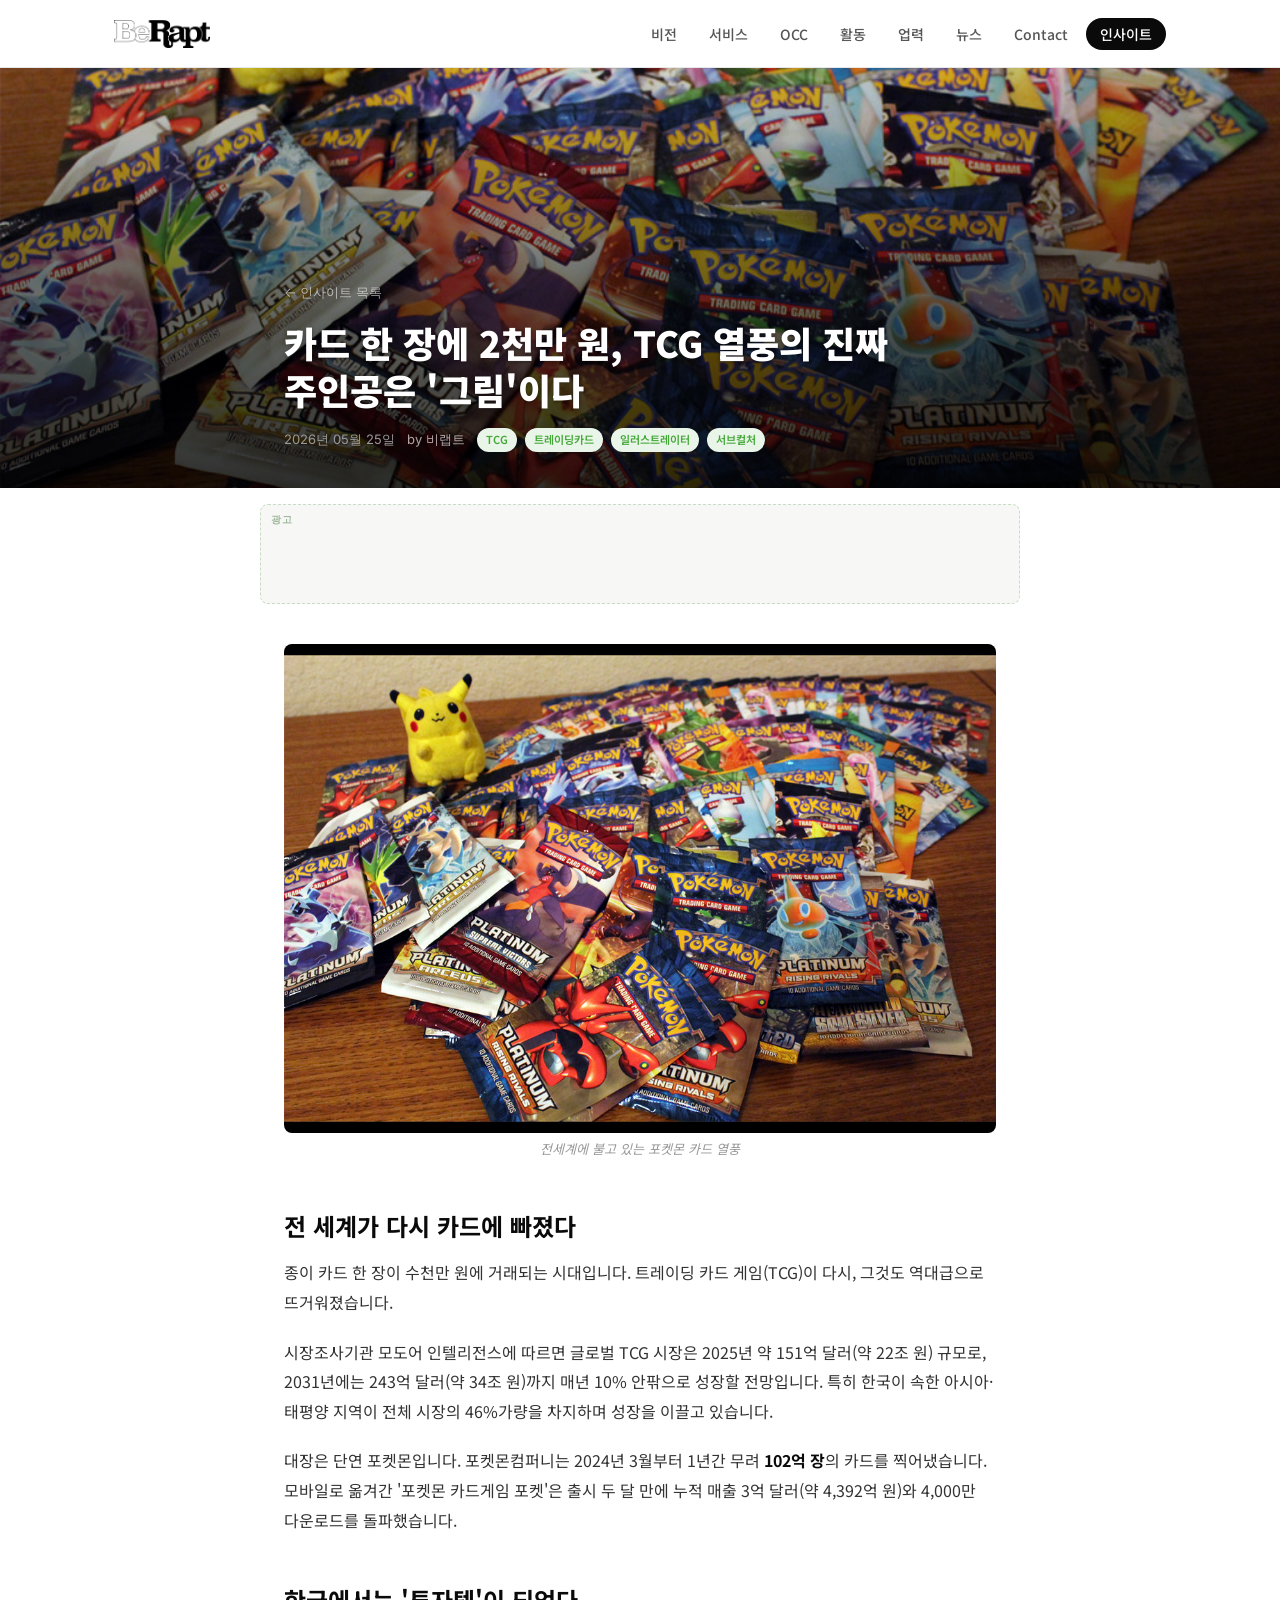
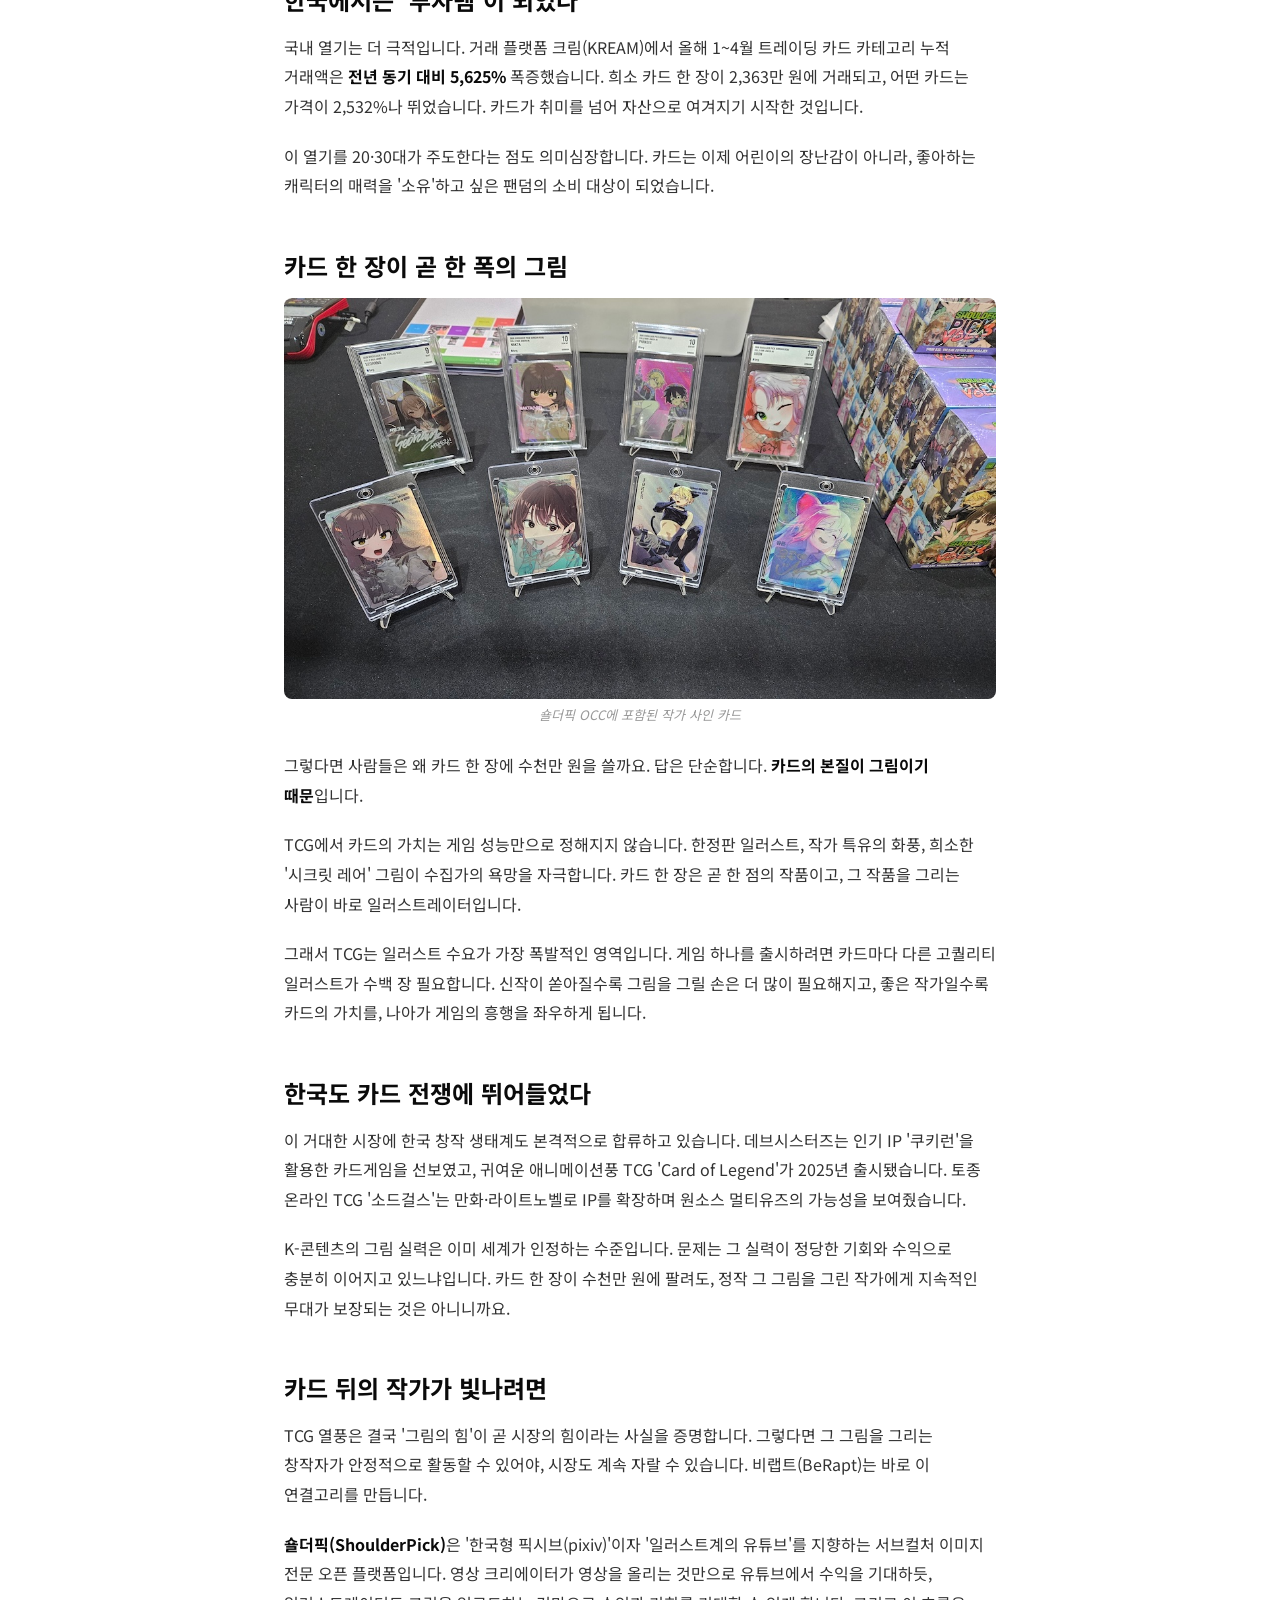
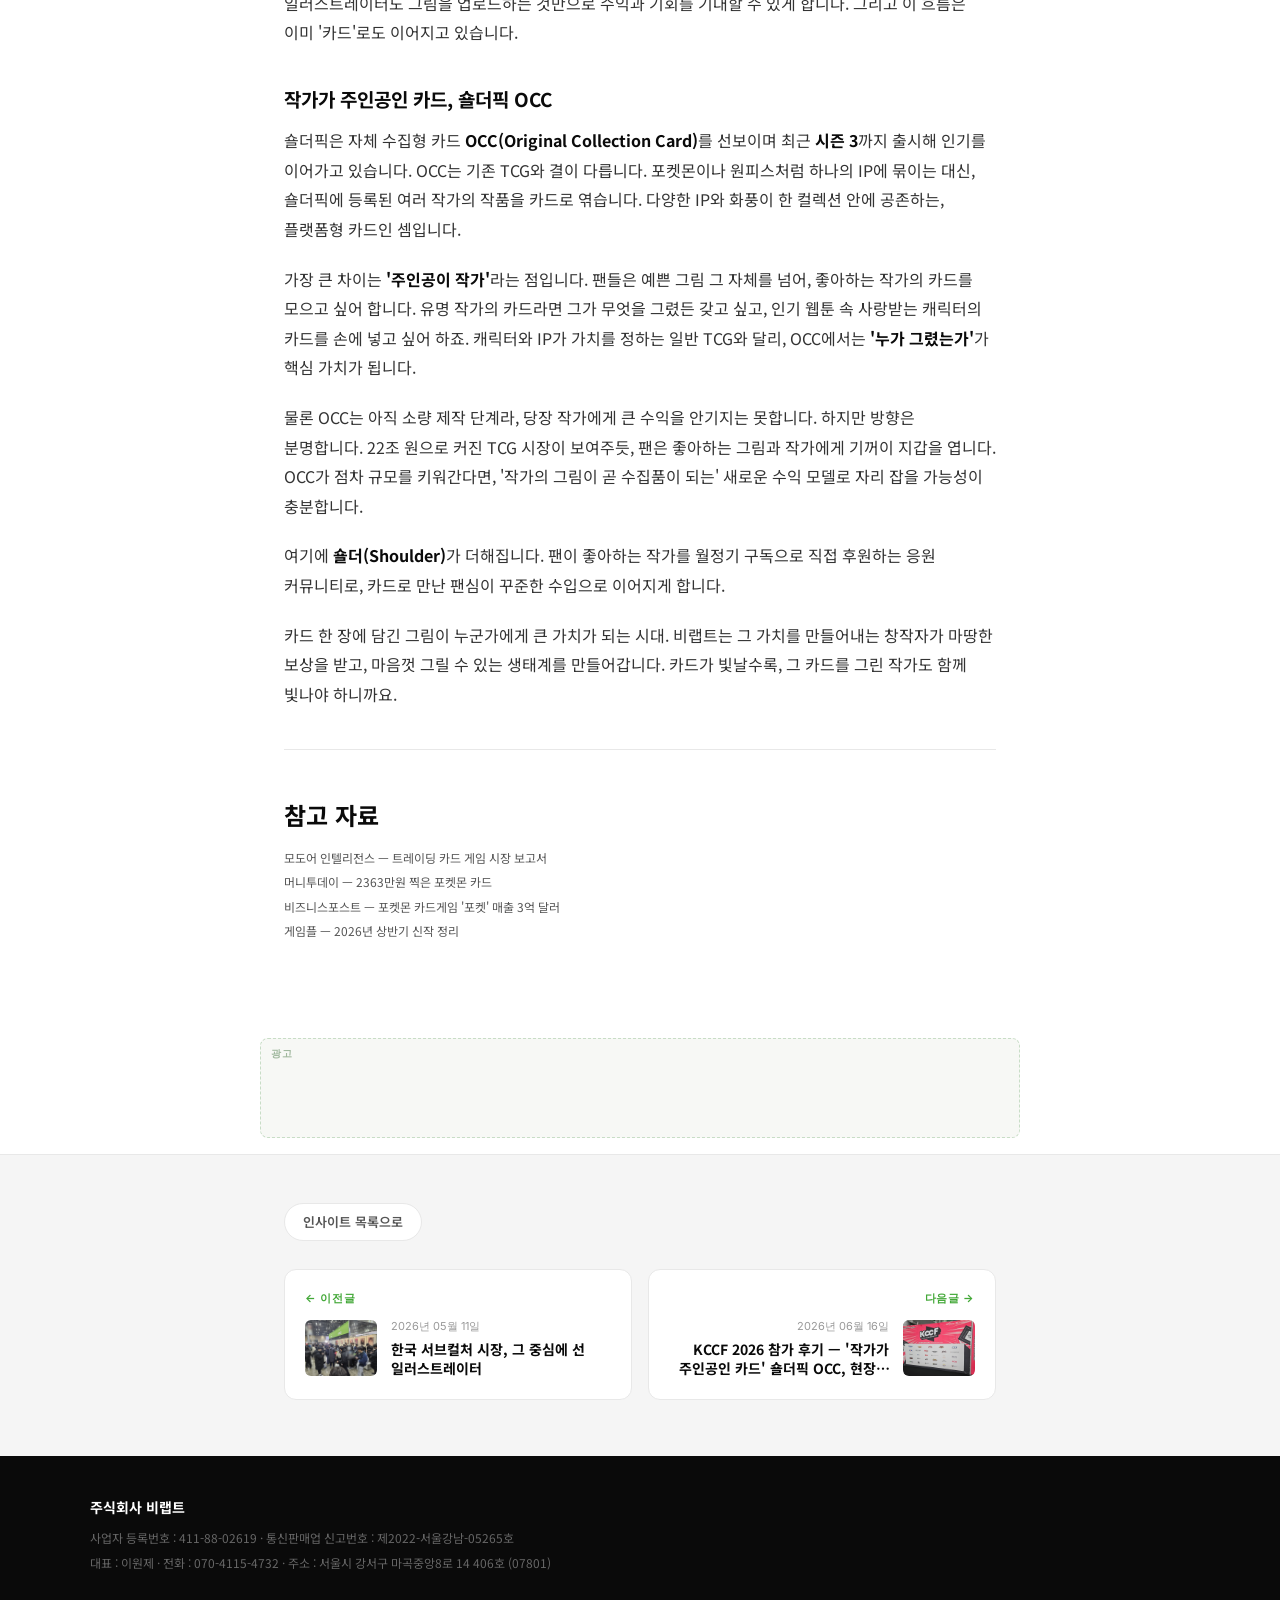
<file: insights/tcg-boom-illustrator/index.html>
<!DOCTYPE html>
<html lang="ko">
<head>
    <meta charset="UTF-8">
    <meta name="viewport" content="width=device-width, initial-scale=1.0">
    <meta http-equiv="X-UA-Compatible" content="ie=edge">
    <link rel="apple-touch-icon" sizes="180x180" href="https://www.berapt.com/favicons/apple-icon-180x180.png">
    <link rel="icon" type="image/png" sizes="32x32" href="https://www.berapt.com/favicons/favicon-32x32.png">
    <link rel="icon" type="image/png" sizes="16x16" href="https://www.berapt.com/favicons/favicon-16x16.png">
    <link rel="icon" type="image/x-icon" href="https://www.berapt.com/favicons/favicon.ico">
    <link rel="manifest" href="https://www.berapt.com/favicons/manifest.json">
    <meta name="author" content="비랩트">
    <meta name="robots" content="index, follow">
    <title>카드 한 장에 2천만 원, TCG 열풍의 진짜 주인공은 '그림'이다 - 비랩트</title>
    <meta name="description" content="전 세계가 다시 카드에 빠졌습니다. 글로벌 24조 원을 향해 달리는 TCG 시장, 그리고 카드 한 장 한 장을 작품으로 만드는 일러스트레이터의 이야기를 짚어봅니다.">
    <link rel="canonical" href="https://www.berapt.com/insights/tcg-boom-illustrator/">
    <meta property="og:site_name" content="비랩트">
    <meta property="og:locale" content="ko_KR">
    <meta property="og:type" content="article">
    <meta property="og:title" content="카드 한 장에 2천만 원, TCG 열풍의 진짜 주인공은 '그림'이다 - 비랩트">
    <meta property="og:description" content="전 세계가 다시 카드에 빠졌습니다. 글로벌 24조 원을 향해 달리는 TCG 시장, 그리고 카드 한 장 한 장을 작품으로 만드는 일러스트레이터의 이야기를 짚어봅니다.">
    <meta property="og:url" content="https://www.berapt.com/insights/tcg-boom-illustrator/">
    <meta property="og:image" content="https://www.berapt.com/images/posts/pokemon_cards.jpg">
    <meta property="og:image:width" content="1200">
    <meta property="og:image:height" content="630">
    <meta property="article:published_time" content="2026-05-25">
    <meta name="twitter:card" content="summary_large_image">
    <meta name="twitter:title" content="카드 한 장에 2천만 원, TCG 열풍의 진짜 주인공은 '그림'이다 - 비랩트">
    <meta name="twitter:description" content="전 세계가 다시 카드에 빠졌습니다. 글로벌 24조 원을 향해 달리는 TCG 시장, 그리고 카드 한 장 한 장을 작품으로 만드는 일러스트레이터의 이야기를 짚어봅니다.">
    <meta name="twitter:image" content="https://www.berapt.com/images/posts/pokemon_cards.jpg">
    <link rel="preconnect" href="https://fonts.googleapis.com">
    <link rel="preconnect" href="https://fonts.gstatic.com" crossorigin>
    <link href="https://fonts.googleapis.com/css2?family=Noto+Sans+KR:wght@300;400;500;700;900&family=Inter:wght@300;400;500;600;700&display=swap" rel="stylesheet">
    <link rel="stylesheet" href="/styles/main.css">
    <script async src="https://pagead2.googlesyndication.com/pagead/js/adsbygoogle.js?client=ca-pub-4273154594644590" crossorigin="anonymous"></script>
    <script type="application/ld+json">
{
  "@context": "https://schema.org",
  "@type": "Article",
  "headline": "카드 한 장에 2천만 원, TCG 열풍의 진짜 주인공은 '그림'이다",
  "description": "전 세계가 다시 카드에 빠졌습니다. 글로벌 24조 원을 향해 달리는 TCG 시장, 그리고 카드 한 장 한 장을 작품으로 만드는 일러스트레이터의 이야기를 짚어봅니다.",
  "datePublished": "2026-05-25",
  "author": {
    "@type": "Organization",
    "name": "비랩트"
  },
  "publisher": {
    "@type": "Organization",
    "name": "비랩트",
    "logo": {
      "@type": "ImageObject",
      "url": "https://www.berapt.com/images/beraptBlackLogo.png"
    }
  },
  "url": "https://www.berapt.com/insights/tcg-boom-illustrator/",
  "image": "https://www.berapt.com/images/posts/pokemon_cards.jpg",
  "mainEntityOfPage": {
    "@type": "WebPage",
    "@id": "https://www.berapt.com/insights/tcg-boom-illustrator/"
  }
}
    </script>
</head>
<body>

    <nav class="sticky-nav" id="sticky-nav">
        <div class="nav-inner">
            <a href="/" class="nav-logo">
                <img src="/images/beraptBlackLogo.png" alt="비랩트" />
            </a>
            <ul class="nav-links">
                <li><a href="/#vision" class="nav-link" data-section="vision">비전</a></li>
                <li><a href="/#services" class="nav-link" data-section="services">서비스</a></li>
                <li><a href="/#occ" class="nav-link" data-section="occ">OCC</a></li>
                <li><a href="/#activities" class="nav-link" data-section="activities">활동</a></li>
                <li><a href="/#history" class="nav-link" data-section="history">업력</a></li>
                <li><a href="/#news" class="nav-link" data-section="news">뉴스</a></li>
                <li><a href="/#contact" class="nav-link" data-section="contact">Contact</a></li>
                <li><a href="/insights/" class="nav-link active" data-section="insights">인사이트</a></li>
            </ul>
            <button class="nav-hamburger" id="nav-hamburger" aria-label="메뉴">
                <span></span><span></span><span></span>
            </button>
        </div>
    </nav>

    <div class="mobile-menu" id="mobile-menu">
        <ul>
            <li><a href="/#vision" class="mobile-nav-link">비전</a></li>
            <li><a href="/#services" class="mobile-nav-link">서비스</a></li>
            <li><a href="/#occ" class="mobile-nav-link">OCC</a></li>
            <li><a href="/#activities" class="mobile-nav-link">활동</a></li>
            <li><a href="/#history" class="mobile-nav-link">업력</a></li>
            <li><a href="/#news" class="mobile-nav-link">뉴스</a></li>
            <li><a href="/#contact" class="mobile-nav-link">Contact</a></li>
            <li><a href="/insights/" class="mobile-nav-link">인사이트</a></li>
        </ul>
    </div>

    <div class="post-hero post-hero--image">
        <img src="/images/posts/pokemon_cards.jpg" alt="카드 한 장에 2천만 원, TCG 열풍의 진짜 주인공은 '그림'이다" class="post-hero-img">
        <div class="post-hero-overlay">
            <div class="insights-inner">
                <a href="/insights/" class="insights-back">← 인사이트 목록</a>
                <h1 class="post-title">카드 한 장에 2천만 원, TCG 열풍의 진짜 주인공은 '그림'이다</h1>
                <div class="post-meta-row">
                    <time datetime="2026-05-25" class="post-date">2026년 05월 25일</time>
                    <span class="post-author">by 비랩트</span>
                    <div class="post-tags"><span class="post-tag">TCG</span><span class="post-tag">트레이딩카드</span><span class="post-tag">일러스트레이터</span><span class="post-tag">서브컬처</span></div>
                </div>
            </div>
        </div>
    </div>

    <!-- Ad: article-top -->
    <div class="ad-container">
        <ins class="adsbygoogle"
             style="display:block"
             data-ad-client="ca-pub-4273154594644590"
             data-ad-slot="XXXXXXXXXX"
             data-ad-format="auto"
             data-full-width-responsive="true"></ins>
        <script>(adsbygoogle = window.adsbygoogle || []).push({});</script>
    </div>

    <article class="post-body">
        <div class="insights-inner">
<p><img alt="포켓몬 카드 열풍" src="/images/posts/pokemon_cards.jpg" />
<em>전세계에 불고 있는 포켓몬 카드 열풍</em></p>
<h2>전 세계가 다시 카드에 빠졌다</h2>
<p>종이 카드 한 장이 수천만 원에 거래되는 시대입니다. 트레이딩 카드 게임(TCG)이 다시, 그것도 역대급으로 뜨거워졌습니다.</p>
<p>시장조사기관 모도어 인텔리전스에 따르면 글로벌 TCG 시장은 2025년 약 151억 달러(약 22조 원) 규모로, 2031년에는 243억 달러(약 34조 원)까지 매년 10% 안팎으로 성장할 전망입니다. 특히 한국이 속한 아시아·태평양 지역이 전체 시장의 46%가량을 차지하며 성장을 이끌고 있습니다.</p>
<p>대장은 단연 포켓몬입니다. 포켓몬컴퍼니는 2024년 3월부터 1년간 무려 <strong>102억 장</strong>의 카드를 찍어냈습니다. 모바일로 옮겨간 '포켓몬 카드게임 포켓'은 출시 두 달 만에 누적 매출 3억 달러(약 4,392억 원)와 4,000만 다운로드를 돌파했습니다.</p>
<h2>한국에서는 '투자템'이 되었다</h2>
<p>국내 열기는 더 극적입니다. 거래 플랫폼 크림(KREAM)에서 올해 1~4월 트레이딩 카드 카테고리 누적 거래액은 <strong>전년 동기 대비 5,625%</strong> 폭증했습니다. 희소 카드 한 장이 2,363만 원에 거래되고, 어떤 카드는 가격이 2,532%나 뛰었습니다. 카드가 취미를 넘어 자산으로 여겨지기 시작한 것입니다.</p>
<p>이 열기를 20·30대가 주도한다는 점도 의미심장합니다. 카드는 이제 어린이의 장난감이 아니라, 좋아하는 캐릭터의 매력을 '소유'하고 싶은 팬덤의 소비 대상이 되었습니다.</p>
<h2>카드 한 장이 곧 한 폭의 그림</h2>
<p><img alt="숄더픽 OCC에 포함된 작가 사인 카드" src="/images/posts/occ_cards.jpg" />
<em>숄더픽 OCC에 포함된 작가 사인 카드</em></p>
<p>그렇다면 사람들은 왜 카드 한 장에 수천만 원을 쓸까요. 답은 단순합니다. <strong>카드의 본질이 그림이기 때문</strong>입니다.</p>
<p>TCG에서 카드의 가치는 게임 성능만으로 정해지지 않습니다. 한정판 일러스트, 작가 특유의 화풍, 희소한 '시크릿 레어' 그림이 수집가의 욕망을 자극합니다. 카드 한 장은 곧 한 점의 작품이고, 그 작품을 그리는 사람이 바로 일러스트레이터입니다.</p>
<p>그래서 TCG는 일러스트 수요가 가장 폭발적인 영역입니다. 게임 하나를 출시하려면 카드마다 다른 고퀄리티 일러스트가 수백 장 필요합니다. 신작이 쏟아질수록 그림을 그릴 손은 더 많이 필요해지고, 좋은 작가일수록 카드의 가치를, 나아가 게임의 흥행을 좌우하게 됩니다.</p>
<h2>한국도 카드 전쟁에 뛰어들었다</h2>
<p>이 거대한 시장에 한국 창작 생태계도 본격적으로 합류하고 있습니다. 데브시스터즈는 인기 IP '쿠키런'을 활용한 카드게임을 선보였고, 귀여운 애니메이션풍 TCG 'Card of Legend'가 2025년 출시됐습니다. 토종 온라인 TCG '소드걸스'는 만화·라이트노벨로 IP를 확장하며 원소스 멀티유즈의 가능성을 보여줬습니다.</p>
<p>K-콘텐츠의 그림 실력은 이미 세계가 인정하는 수준입니다. 문제는 그 실력이 정당한 기회와 수익으로 충분히 이어지고 있느냐입니다. 카드 한 장이 수천만 원에 팔려도, 정작 그 그림을 그린 작가에게 지속적인 무대가 보장되는 것은 아니니까요.</p>
<h2>카드 뒤의 작가가 빛나려면</h2>
<p>TCG 열풍은 결국 '그림의 힘'이 곧 시장의 힘이라는 사실을 증명합니다. 그렇다면 그 그림을 그리는 창작자가 안정적으로 활동할 수 있어야, 시장도 계속 자랄 수 있습니다. 비랩트(BeRapt)는 바로 이 연결고리를 만듭니다.</p>
<p><strong>숄더픽(ShoulderPick)</strong>은 '한국형 픽시브(pixiv)'이자 '일러스트계의 유튜브'를 지향하는 서브컬처 이미지 전문 오픈 플랫폼입니다. 영상 크리에이터가 영상을 올리는 것만으로 유튜브에서 수익을 기대하듯, 일러스트레이터도 그림을 업로드하는 것만으로 수익과 기회를 기대할 수 있게 합니다. 그리고 이 흐름은 이미 '카드'로도 이어지고 있습니다.</p>
<h3>작가가 주인공인 카드, 숄더픽 OCC</h3>
<p>숄더픽은 자체 수집형 카드 <strong>OCC(Original Collection Card)</strong>를 선보이며 최근 <strong>시즌 3</strong>까지 출시해 인기를 이어가고 있습니다. OCC는 기존 TCG와 결이 다릅니다. 포켓몬이나 원피스처럼 하나의 IP에 묶이는 대신, 숄더픽에 등록된 여러 작가의 작품을 카드로 엮습니다. 다양한 IP와 화풍이 한 컬렉션 안에 공존하는, 플랫폼형 카드인 셈입니다.</p>
<p>가장 큰 차이는 <strong>'주인공이 작가'</strong>라는 점입니다. 팬들은 예쁜 그림 그 자체를 넘어, 좋아하는 작가의 카드를 모으고 싶어 합니다. 유명 작가의 카드라면 그가 무엇을 그렸든 갖고 싶고, 인기 웹툰 속 사랑받는 캐릭터의 카드를 손에 넣고 싶어 하죠. 캐릭터와 IP가 가치를 정하는 일반 TCG와 달리, OCC에서는 <strong>'누가 그렸는가'</strong>가 핵심 가치가 됩니다.</p>
<p>물론 OCC는 아직 소량 제작 단계라, 당장 작가에게 큰 수익을 안기지는 못합니다. 하지만 방향은 분명합니다. 22조 원으로 커진 TCG 시장이 보여주듯, 팬은 좋아하는 그림과 작가에게 기꺼이 지갑을 엽니다. OCC가 점차 규모를 키워간다면, '작가의 그림이 곧 수집품이 되는' 새로운 수익 모델로 자리 잡을 가능성이 충분합니다.</p>
<p>여기에 <strong>숄더(Shoulder)</strong>가 더해집니다. 팬이 좋아하는 작가를 월정기 구독으로 직접 후원하는 응원 커뮤니티로, 카드로 만난 팬심이 꾸준한 수입으로 이어지게 합니다.</p>
<p>카드 한 장에 담긴 그림이 누군가에게 큰 가치가 되는 시대. 비랩트는 그 가치를 만들어내는 창작자가 마땅한 보상을 받고, 마음껏 그릴 수 있는 생태계를 만들어갑니다. 카드가 빛날수록, 그 카드를 그린 작가도 함께 빛나야 하니까요.</p>
<hr />
<h2>참고 자료</h2>
<ul class="post-sources">
<li><a target="_blank" rel="noopener noreferrer" href="https://www.mordorintelligence.kr/industry-reports/trading-card-game-market">모도어 인텔리전스 — 트레이딩 카드 게임 시장 보고서</a></li>
<li><a target="_blank" rel="noopener noreferrer" href="https://www.mt.co.kr/living/2026/05/14/2026051410030035706">머니투데이 — 2363만원 찍은 포켓몬 카드</a></li>
<li><a target="_blank" rel="noopener noreferrer" href="https://www.businesspost.co.kr/BP?command=article_view&amp;num=378021">비즈니스포스트 — 포켓몬 카드게임 '포켓' 매출 3억 달러</a></li>
<li><a target="_blank" rel="noopener noreferrer" href="https://www.gameple.co.kr/news/articleView.html?idxno=214817">게임플 — 2026년 상반기 신작 정리</a></li>
</ul>
        </div>
    </article>

    <!-- Ad: article-bottom -->
    <div class="ad-container">
        <ins class="adsbygoogle"
             style="display:block"
             data-ad-client="ca-pub-4273154594644590"
             data-ad-slot="XXXXXXXXXX"
             data-ad-format="auto"
             data-full-width-responsive="true"></ins>
        <script>(adsbygoogle = window.adsbygoogle || []).push({});</script>
    </div>

    <div class="post-nav-section">
        <div class="insights-inner">
            <a href="/insights/" class="post-nav-list-btn">인사이트 목록으로</a>
            <div class="post-nav-grid">
            <a href="/insights/korea-subculture-illustrator/" class="post-nav-card post-nav-card--prev">
                <span class="nav-card-label">← 이전글</span>
                <div class="nav-card-inner">
                    <img src="/images/off_events/20251221_132920.jpg" alt="한국 서브컬처 시장, 그 중심에 선 일러스트레이터" class="nav-card-thumb">
                    <div class="nav-card-text">
                        <time class="nav-card-date">2026년 05월 11일</time>
                        <strong class="nav-card-title">한국 서브컬처 시장, 그 중심에 선 일러스트레이터</strong>
                    </div>
                </div>
            </a>
            <a href="/insights/kccf-2026-shoulderpick-review/" class="post-nav-card post-nav-card--next">
                <span class="nav-card-label">다음글 →</span>
                <div class="nav-card-inner">
                    <img src="/images/off_events/kccf_1.jpg" alt="KCCF 2026 참가 후기 — '작가가 주인공인 카드' 숄더픽 OCC, 현장을 만나다" class="nav-card-thumb">
                    <div class="nav-card-text">
                        <time class="nav-card-date">2026년 06월 16일</time>
                        <strong class="nav-card-title">KCCF 2026 참가 후기 — '작가가 주인공인 카드' 숄더픽 OCC, 현장을 만나다</strong>
                    </div>
                </div>
            </a>
            </div>
        </div>
    </div>

    <footer class="site-footer">
        <div class="footer-inner">
            <b>주식회사 비랩트</b>
            <span>사업자 등록번호 : 411-88-02619 · 통신판매업 신고번호 : 제2022-서울강남-05265호</span>
            <span>대표 : 이원제 · 전화 : 070-4115-4732 · 주소 : 서울시 강서구 마곡중앙8로 14 406호 (07801)</span>
        </div>
    </footer>

    <script>
        document.getElementById('nav-hamburger').addEventListener('click', function() {
            this.classList.toggle('open');
            document.getElementById('mobile-menu').classList.toggle('open');
        });
        document.querySelectorAll('.mobile-nav-link').forEach(link => {
            link.addEventListener('click', () => {
                document.getElementById('mobile-menu').classList.remove('open');
                document.getElementById('nav-hamburger').classList.remove('open');
            });
        });
    </script>
</body>
</html>
</file>
<file: styles/main.css>
/* =========================================
   CSS Variables
   ========================================= */
:root {
    --color-black: #0a0a0a;
    --color-white: #ffffff;
    --color-gray-100: #f5f5f5;
    --color-gray-200: #e8e8e8;
    --color-gray-400: #999999;
    --color-gray-600: #555555;
    --color-accent: #43A838;
    --color-accent-light: #eaf5e9;

    --nav-height: 68px;
    --max-width: 1100px;
}

/* =========================================
   Reset & Base
   ========================================= */
* {
    box-sizing: border-box;
    margin: 0;
    padding: 0;
    word-break: keep-all;
}

html {
    scroll-behavior: smooth;
}

body {
    font-family: 'Noto Sans KR', sans-serif;
    color: var(--color-black);
    background: var(--color-white);
    line-height: 1.6;
}

/* Japanese: keep-all would stop lines from breaking between kana/kanji */
html[lang="ja"] * {
    word-break: normal;
    line-break: strict;
}

html[lang="ja"] body,
html[lang="ja"] .nav-link {
    font-family: 'Noto Sans JP', 'Noto Sans KR', sans-serif;
}

/* =========================================
   Sticky Navigation
   ========================================= */
.sticky-nav {
    position: fixed;
    top: 0;
    left: 0;
    right: 0;
    z-index: 1000;
    height: var(--nav-height);
    background: rgba(255, 255, 255, 0.95);
    backdrop-filter: blur(12px);
    -webkit-backdrop-filter: blur(12px);
    border-bottom: 1px solid var(--color-gray-200);
}

.nav-inner {
    max-width: var(--max-width);
    margin: 0 auto;
    height: 100%;
    padding: 0 24px;
    display: flex;
    align-items: center;
    justify-content: space-between;
}

.nav-logo img {
    height: 28px;
    display: block;
}

.nav-links {
    list-style: none;
    display: flex;
    gap: 4px;
    margin-left: auto;
}

.nav-link {
    font-family: 'Noto Sans KR', sans-serif;
    font-size: 14px;
    font-weight: 500;
    color: var(--color-gray-600);
    text-decoration: none;
    padding: 6px 14px;
    border-radius: 20px;
    white-space: nowrap;
    transition: color 0.2s, background 0.2s;
}

.nav-link:hover {
    color: var(--color-black);
    background: var(--color-gray-100);
}

.nav-link.active {
    color: var(--color-white);
    background: var(--color-black);
}

/* Language switch */
.lang-switch {
    display: flex;
    gap: 2px;
    margin-left: 16px;
    padding: 3px;
    border: 1px solid var(--color-gray-200);
    border-radius: 20px;
    flex-shrink: 0;
}

.lang-btn {
    display: flex;
    align-items: center;
    background: none;
    border: none;
    padding: 4px 6px;
    border-radius: 16px;
    cursor: pointer;
    opacity: 0.6;
    filter: grayscale(1);
    transition: opacity 0.2s, filter 0.2s, background 0.2s;
}

.lang-btn img {
    display: block;
    width: 22px;
    height: 15px;
    object-fit: cover;
    border-radius: 2px;
    /* keeps white flags (KR, JP) visible on the white nav */
    box-shadow: 0 0 0 1px rgba(0, 0, 0, 0.12);
}

.lang-btn:hover {
    opacity: 0.9;
}

.lang-btn.active {
    opacity: 1;
    filter: none;
    background: var(--color-gray-100);
}

/* Hamburger */
.nav-hamburger {
    display: none;
    flex-direction: column;
    gap: 5px;
    background: none;
    border: none;
    cursor: pointer;
    padding: 4px;
}

.nav-hamburger span {
    display: block;
    width: 24px;
    height: 2px;
    background: var(--color-black);
    border-radius: 2px;
    transition: transform 0.3s, opacity 0.3s;
}

.nav-hamburger.open span:nth-child(1) { transform: translateY(7px) rotate(45deg); }
.nav-hamburger.open span:nth-child(2) { opacity: 0; }
.nav-hamburger.open span:nth-child(3) { transform: translateY(-7px) rotate(-45deg); }

/* Mobile Menu */
.mobile-menu {
    display: none;
    position: fixed;
    top: var(--nav-height);
    left: 0;
    right: 0;
    z-index: 999;
    background: var(--color-white);
    border-bottom: 1px solid var(--color-gray-200);
    transform: translateY(-110%);
    opacity: 0;
    transition: transform 0.3s, opacity 0.3s;
}

.mobile-menu.open {
    transform: translateY(0);
    opacity: 1;
}

.mobile-menu ul {
    list-style: none;
    padding: 8px 0;
}

.mobile-menu li a {
    display: block;
    padding: 14px 24px;
    font-size: 16px;
    font-weight: 500;
    color: var(--color-black);
    text-decoration: none;
}

.mobile-menu li a:hover {
    background: var(--color-gray-100);
}

@media (max-width: 860px) {
    .nav-links { display: none; }
    .lang-switch { margin-left: auto; margin-right: 12px; }
    .nav-hamburger { display: flex; }
    .mobile-menu { display: block; }
}

/* English/Japanese nav labels are longer, so collapse to the hamburger menu earlier */
@media (max-width: 980px) {
    html:not([lang="ko"]) .nav-links { display: none; }
    html:not([lang="ko"]) .lang-switch { margin-left: auto; margin-right: 12px; }
    html:not([lang="ko"]) .nav-hamburger { display: flex; }
    html:not([lang="ko"]) .mobile-menu { display: block; }
}

/* =========================================
   Section Base
   ========================================= */
.section {
    padding: calc(var(--nav-height) + 80px) 24px 120px;
}

@media (max-width: 768px) {
    .section {
        padding: calc(var(--nav-height) + 36px) 20px 72px;
    }
}

.section-inner {
    max-width: var(--max-width);
    margin: 0 auto;
}

.section-label {
    font-family: 'Inter', sans-serif;
    font-size: 12px;
    font-weight: 600;
    letter-spacing: 0.18em;
    text-transform: uppercase;
    color: var(--color-accent);
    margin-bottom: 16px;
    text-align: center;
}

.section-headline {
    font-size: clamp(28px, 4vw, 48px);
    font-weight: 900;
    line-height: 1.25;
    letter-spacing: -0.02em;
    color: var(--color-black);
    text-align: center;
    margin-bottom: 20px;
}

.section-sub {
    font-size: clamp(14px, 1.8vw, 17px);
    color: var(--color-gray-600);
    line-height: 1.8;
    text-align: center;
    max-width: 560px;
    margin: 0 auto 64px;
}

/* =========================================
   Section 1: Vision
   ========================================= */
.section-vision {
    min-height: 100vh;
    display: flex;
    align-items: center;
    position: relative;
    overflow: hidden;
    background: var(--color-white);
}

/* Background slideshow */
.vision-bg {
    position: absolute;
    top: 0;
    bottom: 0;
    left: 50%;
    transform: translateX(-50%);
    width: 100%;
    max-width: 1280px;
    z-index: 0;
}

.vision-bg-slide {
    position: absolute;
    inset: 0;
    background-size: cover;
    background-position: center;
    filter: blur(1px) brightness(0.8);
    transform: scale(1.05); /* prevents blur edge artifact */
    opacity: 0;
    transition: opacity 1.2s ease;
}

.vision-bg-slide.active {
    opacity: 1;
}

.section-vision .section-inner {
    position: relative;
    z-index: 1;
}

.vision-content {
    width: 100%;
    display: flex;
    flex-direction: column;
    align-items: center;
    text-align: center;
}

.vision-label {
    font-family: 'Inter', sans-serif;
    font-size: 13px;
    font-weight: 600;
    letter-spacing: 0.08em;
    color: #7dd676;
    margin-bottom: 28px;
}

.vision-headline {
    font-size: clamp(32px, 5.5vw, 64px);
    font-weight: 900;
    line-height: 1.2;
    letter-spacing: -0.025em;
    color: var(--color-white);
    text-shadow: 0 2px 16px rgba(0,0,0,0.4);
    margin-bottom: 28px;
}

.vision-sub {
    font-size: clamp(15px, 2vw, 18px);
    color: rgba(255,255,255,0.75);
    line-height: 1.8;
    max-width: 520px;
    margin-bottom: 72px;
}

.vision-highlight {
    color: var(--color-white);
    font-weight: 700;
    border-bottom: 2px solid #7dd676;
    padding-bottom: 1px;
}

/* Core Values */
.vision-values {
    display: grid;
    grid-template-columns: repeat(3, 1fr);
    gap: 24px;
    width: 100%;
    max-width: 800px;
    margin-bottom: 72px;
}

.vision-value-item {
    background: rgba(155,155,155,0.4);
    backdrop-filter: blur(3px);
    -webkit-backdrop-filter: blur(3px);
    border: 1px solid rgba(255,255,255,0.15);
    border-radius: 16px;
    padding: 32px 24px;
    display: flex;
    flex-direction: column;
    align-items: center;
    gap: 10px;
}

.vision-value-icon {
    font-size: 28px;
}

.vision-value-item strong {
    font-size: 20px;
    font-weight: 700;
    color: var(--color-white);
}

.vision-value-item p {
    font-size: 13px;
    color: rgba(255,255,255,0.65);
    line-height: 1.7;
    text-align: center;
}

/* BeRapt Name Box */
.vision-name-box {
    background: rgba(155,155,155,0.4);
    backdrop-filter: blur(3px);
    -webkit-backdrop-filter: blur(3px);
    border: 1px solid rgba(255,255,255,0.15);
    border-radius: 16px;
    padding: 40px 56px;
    max-width: 560px;
    width: 100%;
    text-align: center;
}

.vision-name-title {
    font-size: 20px;
    font-weight: 700;
    color: var(--color-white);
    margin-bottom: 10px;
}

.vision-name-title strong {
    font-family: 'Inter', sans-serif;
}

.vision-name-desc {
    font-family: 'Inter', sans-serif;
    font-size: 13px;
    font-weight: 500;
    color: rgba(255,255,255,0.5);
    letter-spacing: 0.05em;
    margin-bottom: 18px;
}

.vision-name-desc em {
    font-style: normal;
    font-weight: 700;
    color: var(--color-white);
}

.vision-name-text {
    font-size: 14px;
    color: rgba(255,255,255,0.65);
    line-height: 1.8;
}

@media (max-width: 768px) {
    .vision-values {
        grid-template-columns: 1fr;
        max-width: 400px;
    }
    .vision-name-box {
        padding: 32px 24px;
    }
    .vision-sub br,
    .vision-name-text br { display: none; }
}

/* =========================================
   Section 2: Services
   ========================================= */
.section-services {
    background: var(--color-gray-100);
}

.services-grid {
    display: grid;
    grid-template-columns: repeat(2, 1fr);
    gap: 24px;
}

.service-card {
    background: var(--color-white);
    border-radius: 20px;
    padding: 40px;
    display: flex;
    flex-direction: column;
    gap: 16px;
    border: 1px solid var(--color-gray-200);
    transition: box-shadow 0.25s;
}

.service-card:hover {
    box-shadow: 0 8px 40px rgba(0, 0, 0, 0.08);
}

.service-card-header {
    display: flex;
    align-items: center;
    justify-content: space-between;
}

.service-logo {
    height: 32px;
    object-fit: contain;
}

.service-badge {
    font-family: 'Inter', sans-serif;
    font-size: 11px;
    font-weight: 600;
    letter-spacing: 0.1em;
    text-transform: uppercase;
    color: var(--color-accent);
    background: var(--color-accent-light);
    padding: 4px 10px;
    border-radius: 20px;
}

.service-identity {
    font-size: 13px;
    color: var(--color-gray-400);
    font-style: italic;
}

.service-name {
    font-size: 28px;
    font-weight: 900;
    letter-spacing: -0.02em;
}

.service-name a {
    color: inherit;
    text-decoration: none;
}

.service-name a:hover {
    text-decoration: underline;
}

.service-logo {
    transition: opacity 0.2s;
}

.service-logo:hover {
    opacity: 0.75;
}

.service-desc {
    font-size: 14px;
    color: var(--color-gray-600);
    line-height: 1.8;
    text-align: left;
}

.service-features {
    list-style: none;
    display: flex;
    flex-direction: column;
    gap: 8px;
    flex: 1;
}

.service-features li {
    font-size: 14px;
    color: var(--color-black);
    padding-left: 20px;
    position: relative;
}

.service-features li::before {
    content: '→';
    position: absolute;
    left: 0;
    color: var(--color-accent);
    font-size: 12px;
}

.service-stores {
    display: flex;
    gap: 12px;
    margin-top: 8px;
}

.service-stores img {
    height: 36px;
    object-fit: contain;
}

@media (max-width: 768px) {
    .services-grid {
        grid-template-columns: 1fr;
    }
    .service-card {
        padding: 28px 24px;
    }
}

/* =========================================
   Section 3: OCC
   ========================================= */
.section-occ {
    background: var(--color-black);
}

.section-occ .section-label {
    color: #6dc867;
}

.section-occ .section-headline {
    color: var(--color-white);
}

.section-occ .section-sub {
    color: #888888;
}

.occ-grid {
    display: grid;
    grid-template-columns: repeat(4, 1fr);
    grid-auto-rows: 1fr;
    gap: 24px;
    align-items: stretch;
}

/* Card */
.occ-card {
    border-radius: 20px;
    overflow: hidden;
    border: 1px solid #2a2a2a;
    background: #111111;
    position: relative;
    cursor: default;
    display: flex;
    flex-direction: column;
}

/* Image — fixed portrait ratio, center crop so every season lines up */
.occ-card-art {
    position: relative;
    width: 100%;
    aspect-ratio: 9 / 16;
    overflow: hidden;
    line-height: 0;
}

.occ-card-art img {
    width: 100%;
    height: 100%;
    object-fit: cover;
    object-position: center;
    display: block;
}

/* Season badge */
.occ-season-badge {
    position: absolute;
    top: 14px;
    left: 14px;
    font-family: 'Inter', sans-serif;
    font-size: 11px;
    font-weight: 700;
    letter-spacing: 0.1em;
    text-transform: uppercase;
    color: #b8e8b5;
    background: rgba(0,0,0,0.6);
    backdrop-filter: blur(8px);
    -webkit-backdrop-filter: blur(8px);
    padding: 5px 12px;
    border-radius: 20px;
    border: 1px solid rgba(255,255,255,0.12);
    z-index: 3;
}

.occ-season-main { color: #ffcc66; border-color: rgba(255,204,102,0.3); }
.occ-season-new  { color: #66ffcc; border-color: rgba(102,255,204,0.3); }

/* Info area below image */
.occ-card-info {
    padding: 18px 20px 22px;
    flex: 1;
    display: flex;
    flex-direction: column;
    align-items: flex-start;
}

.occ-card-info h3 {
    font-size: 15px;
    font-weight: 700;
    color: var(--color-white);
    margin-bottom: 6px;
    letter-spacing: -0.01em;
}

.occ-card-info p {
    font-size: 12px;
    color: #777777;
    line-height: 1.6;
    text-align: left;
    margin-bottom: 12px;
}

.occ-status {
    font-family: 'Inter', sans-serif;
    font-size: 11px;
    font-weight: 600;
    padding: 4px 10px;
    border-radius: 20px;
    display: inline-block;
    margin-top: auto;
}

.occ-status-sale { color: #7dd676; background: rgba(67,168,56,0.15); }
.occ-status-main { color: #ffcc66; background: rgba(255,204,102,0.15); }
.occ-status-new  { color: #66ffcc; background: rgba(102,255,204,0.15); }
.occ-status-soldout { color: #999999; background: rgba(255,255,255,0.08); }

/* Hover overlay */
.occ-card-back {
    position: absolute;
    inset: 0;
    background: rgba(10, 10, 28, 0.92);
    backdrop-filter: blur(4px);
    -webkit-backdrop-filter: blur(4px);
    display: flex;
    flex-direction: column;
    align-items: center;
    justify-content: center;
    padding: 36px 28px;
    text-align: center;
    gap: 16px;
    opacity: 0;
    transition: opacity 0.3s ease;
    z-index: 10;
}

.occ-card:hover .occ-card-back {
    opacity: 1;
}

.occ-back-title {
    font-family: 'Inter', sans-serif;
    font-size: 12px;
    font-weight: 700;
    letter-spacing: 0.18em;
    text-transform: uppercase;
    color: #43A838;
}

.occ-back-desc {
    font-size: 14px;
    color: #bbbbbb;
    line-height: 1.85;
    text-align: center;
}

.occ-cta-btn {
    display: inline-block;
    margin-top: 4px;
    padding: 12px 36px;
    background: var(--color-white);
    color: var(--color-black);
    font-size: 14px;
    font-weight: 700;
    border-radius: 8px;
    text-decoration: none;
    transition: background 0.2s, transform 0.15s;
}

.occ-cta-btn:hover {
    background: #dddddd;
    transform: scale(1.03);
}

/* occ-card-inner wrapper — kept for HTML compatibility */
.occ-card-inner {
    width: 100%;
    flex: 1;
    display: flex;
    flex-direction: column;
}

.occ-card-front {
    flex: 1;
    display: flex;
    flex-direction: column;
}

@media (max-width: 900px) {
    .occ-grid {
        grid-template-columns: repeat(2, 1fr);
        max-width: 580px;
        margin: 0 auto;
    }
}

@media (max-width: 600px) {
    .occ-grid {
        grid-template-columns: 1fr;
        max-width: 320px;
    }
}

/* =========================================
   Section 4: Activities
   ========================================= */
.section-activities {
    background: var(--color-gray-100);
}

.activities-grid {
    columns: 7;
    column-gap: 10px;
}

.activity-item {
    break-inside: avoid;
    margin-bottom: 10px;
    border-radius: 8px;
    overflow: hidden;
}

.activity-item img {
    width: 100%;
    height: auto;
    display: block;
}

@media (max-width: 900px) {
    .activities-grid { columns: 5; }
}

@media (max-width: 600px) {
    .activities-grid { columns: 3; }
}

/* =========================================
   Section 6: News
   ========================================= */
.section-news {
    background: var(--color-gray-100);
}

.news-grid {
    display: flex;
    flex-direction: column;
    gap: 2px;
    max-width: 800px;
    margin: 0 auto;
    border-radius: 16px;
    overflow: hidden;
    border: 1px solid var(--color-gray-200);
}

.news-card {
    display: grid;
    grid-template-columns: 100px 1fr 80px 32px;
    align-items: center;
    gap: 16px;
    padding: 24px 28px;
    background: var(--color-white);
    text-decoration: none;
    transition: background 0.2s;
    border-bottom: 1px solid var(--color-gray-200);
}

.news-card:last-child {
    border-bottom: none;
}

.news-card:hover {
    background: var(--color-gray-100);
}

.news-source {
    font-family: 'Inter', sans-serif;
    font-size: 12px;
    font-weight: 700;
    color: var(--color-accent);
    letter-spacing: 0.03em;
    white-space: nowrap;
}

.news-title {
    font-size: 15px;
    font-weight: 500;
    color: var(--color-black);
    line-height: 1.5;
    text-align: left;
    margin: 0;
}

.news-date {
    font-family: 'Inter', sans-serif;
    font-size: 12px;
    color: var(--color-gray-400);
    white-space: nowrap;
    text-align: right;
}

.news-arrow {
    font-size: 16px;
    color: var(--color-gray-400);
    transition: color 0.2s, transform 0.2s;
    display: block;
    text-align: right;
}

.news-card:hover .news-arrow {
    color: var(--color-accent);
    transform: translateX(4px);
}

@media (max-width: 640px) {
    .news-card {
        grid-template-columns: 1fr 24px;
        grid-template-rows: auto auto;
        gap: 8px 12px;
        padding: 20px;
    }
    .news-source {
        grid-column: 1;
        grid-row: 1;
    }
    .news-title {
        grid-column: 1;
        grid-row: 2;
    }
    .news-date { display: none; }
    .news-arrow {
        grid-column: 2;
        grid-row: 1 / 3;
        align-self: center;
    }
}

/* =========================================
   Section 5: History
   ========================================= */
.section-history {
    background: var(--color-white);
}

.history-timeline {
    display: flex;
    flex-direction: column;
    gap: 56px;
    max-width: 720px;
    margin: 0 auto;
}

.history-year-group {
    display: flex;
    gap: 40px;
    align-items: flex-start;
}

.history-year {
    font-family: 'Inter', sans-serif;
    font-size: 48px;
    font-weight: 900;
    color: var(--color-gray-200);
    line-height: 1;
    min-width: 100px;
    letter-spacing: -0.03em;
}

.history-items {
    flex: 1;
    display: flex;
    flex-direction: column;
    gap: 16px;
    padding-top: 8px;
}

.history-item {
    display: flex;
    gap: 16px;
    align-items: flex-start;
}

.history-month {
    font-family: 'Inter', sans-serif;
    font-size: 13px;
    font-weight: 700;
    color: var(--color-gray-400);
    min-width: 36px;
    padding-top: 2px;
}

.history-desc {
    font-size: 15px;
    color: var(--color-gray-600);
    line-height: 1.6;
}

.history-item-highlight .history-desc {
    color: var(--color-black);
    font-weight: 600;
}

.history-item-highlight .history-month {
    color: var(--color-accent);
}

@media (max-width: 640px) {
    .history-year-group {
        flex-direction: column;
        gap: 16px;
    }
    .history-year {
        font-size: 36px;
        min-width: auto;
    }
}

/* =========================================
   Section 5: Contact
   ========================================= */
.section-contact {
    background: var(--color-gray-100);
}

.contact-box {
    max-width: 600px;
    margin: 0 auto;
    background: var(--color-white);
    border-radius: 20px;
    border: 1px solid var(--color-gray-200);
    overflow: hidden;
}

.contact-item {
    display: flex;
    align-items: center;
    gap: 20px;
    padding: 28px 32px;
    cursor: default;
}

#berapt-contact {
    cursor: pointer;
    transition: background 0.2s;
}

#berapt-contact:hover {
    background: var(--color-gray-100);
}

.contact-icon {
    font-size: 24px;
    width: 40px;
    text-align: center;
    flex-shrink: 0;
}

.contact-label-text {
    font-size: 12px;
    font-weight: 600;
    color: var(--color-gray-400);
    letter-spacing: 0.05em;
    text-transform: uppercase;
    text-align: left;
    margin-bottom: 4px;
}

.contact-value {
    font-size: 16px;
    font-weight: 600;
    color: var(--color-black);
    text-align: left;
}

.contact-hint {
    font-size: 12px;
    color: var(--color-gray-400);
    text-align: left;
    margin-top: 2px;
}

.contact-divider {
    height: 1px;
    background: var(--color-gray-200);
    margin: 0 32px;
}

/* =========================================
   Footer
   ========================================= */
.site-footer {
    background: var(--color-black);
    padding: 40px 24px;
}

.footer-inner {
    max-width: var(--max-width);
    margin: 0 auto;
    display: flex;
    flex-direction: column;
    gap: 6px;
}

.footer-inner b {
    font-size: 14px;
    font-weight: 700;
    color: var(--color-white);
    margin-bottom: 4px;
}

.footer-inner span {
    font-size: 12px;
    color: #666666;
}

/* =========================================
   Insights — Shared Layout
   ========================================= */
.insights-inner {
    max-width: 760px;
    margin: 0 auto;
    padding: 0 24px;
}

/* =========================================
   Insights — Hero (Index Page)
   ========================================= */
.insights-hero {
    padding: calc(var(--nav-height) + 64px) 0 56px;
    background: var(--color-black);
    text-align: center;
}

.insights-hero .section-label {
    font-family: 'Inter', sans-serif;
    font-size: 12px;
    font-weight: 600;
    letter-spacing: 0.14em;
    text-transform: uppercase;
    color: var(--color-accent);
    margin-bottom: 16px;
}

.insights-hero-title {
    font-size: clamp(32px, 5vw, 48px);
    font-weight: 900;
    color: var(--color-white);
    margin-bottom: 16px;
}

.insights-hero-sub {
    font-size: 16px;
    color: #aaaaaa;
    max-width: 480px;
    margin: 0 auto;
    line-height: 1.7;
}

/* =========================================
   Insights — Post List
   ========================================= */
.insights-list-section {
    padding: 64px 0 96px;
}

.insights-grid {
    display: grid;
    grid-template-columns: 1fr;
    gap: 40px;
}

.insights-card {
    display: grid;
    grid-template-columns: 280px 1fr;
    gap: 32px;
    text-decoration: none;
    color: inherit;
    border: 1px solid var(--color-gray-200);
    border-radius: 12px;
    overflow: hidden;
    transition: box-shadow 0.2s, transform 0.2s;
    background: var(--color-white);
}

.insights-card:hover {
    box-shadow: 0 8px 32px rgba(0,0,0,0.10);
    transform: translateY(-2px);
}

.insights-card .card-image {
    width: 280px;
    min-height: 190px;
    overflow: hidden;
    flex-shrink: 0;
}

.insights-card .card-image img {
    width: 100%;
    height: 100%;
    object-fit: cover;
    display: block;
    transition: transform 0.3s;
}

.insights-card:hover .card-image img {
    transform: scale(1.04);
}

.insights-card .card-image--placeholder {
    background: var(--color-gray-100);
}

.insights-card .card-body {
    padding: 28px 28px 28px 0;
    display: flex;
    flex-direction: column;
    gap: 10px;
}

.card-title {
    font-size: 20px;
    font-weight: 700;
    color: var(--color-black);
    line-height: 1.4;
    margin: 0;
}

.card-desc {
    font-size: 14px;
    color: var(--color-gray-600);
    line-height: 1.7;
    flex: 1;
    display: -webkit-box;
    -webkit-line-clamp: 3;
    -webkit-box-orient: vertical;
    overflow: hidden;
}

.card-read-more {
    font-size: 13px;
    font-weight: 600;
    color: var(--color-accent);
    margin-top: 4px;
}

.insights-empty {
    text-align: center;
    color: var(--color-gray-400);
    padding: 80px 0;
    font-size: 16px;
}

/* =========================================
   Insights — Post Date & Tags
   ========================================= */
.post-date {
    font-size: 13px;
    color: var(--color-gray-400);
    font-family: 'Inter', sans-serif;
}

.post-tag {
    display: inline-block;
    font-size: 11px;
    font-weight: 600;
    padding: 3px 9px;
    border-radius: 20px;
    background: var(--color-accent-light);
    color: var(--color-accent);
    margin-right: 4px;
}

.post-tags {
    display: flex;
    flex-wrap: wrap;
    gap: 4px;
    margin-top: 2px;
}

/* =========================================
   Insights — Post Hero (Single Post)
   ========================================= */

/* 이미지 있는 경우: 이미지 위에 오버레이 */
.post-hero--image {
    position: relative;
    width: 100%;
    height: 420px;
    margin-top: var(--nav-height);
    overflow: hidden;
}

.post-hero-img {
    width: 100%;
    height: 100%;
    object-fit: cover;
    display: block;
}

.post-hero-overlay {
    position: absolute;
    inset: 0;
    background: linear-gradient(
        to bottom,
        rgba(0, 0, 0, 0.15) 0%,
        rgba(0, 0, 0, 0.55) 50%,
        rgba(0, 0, 0, 0.82) 100%
    );
    display: flex;
    flex-direction: column;
    justify-content: flex-end;
    padding-bottom: 36px;
}

/* 이미지 없는 경우: 기존 다크 배경 */
.post-hero--no-image {
    padding: calc(var(--nav-height) + 48px) 0 36px;
    background: var(--color-black);
}

.insights-back {
    display: inline-block;
    font-size: 13px;
    color: rgba(255, 255, 255, 0.6);
    text-decoration: none;
    margin-bottom: 16px;
    transition: color 0.15s;
    font-family: 'Inter', sans-serif;
}

.insights-back:hover {
    color: var(--color-white);
}

.post-title {
    font-size: clamp(22px, 3.5vw, 36px);
    font-weight: 900;
    color: var(--color-white);
    line-height: 1.3;
    margin-bottom: 14px;
    text-shadow: 0 1px 4px rgba(0, 0, 0, 0.4);
}

.post-meta-row {
    display: flex;
    align-items: center;
    gap: 12px;
    flex-wrap: wrap;
}

.post-author {
    font-size: 13px;
    color: rgba(255, 255, 255, 0.65);
    font-family: 'Inter', sans-serif;
}

/* =========================================
   Insights — Post Body (Article)
   ========================================= */
.post-body {
    padding: 24px 0 80px;
}

.post-body h2 {
    font-size: 24px;
    font-weight: 700;
    margin: 48px 0 16px;
    color: var(--color-black);
    line-height: 1.4;
}

.post-body h3 {
    font-size: 19px;
    font-weight: 700;
    margin: 36px 0 12px;
    color: var(--color-black);
}

.post-body h4 {
    font-size: 16px;
    font-weight: 700;
    margin: 28px 0 10px;
    color: var(--color-black);
}

.post-body p {
    font-size: 16px;
    line-height: 1.85;
    color: #333;
    margin-bottom: 20px;
}

.post-body a {
    color: var(--color-accent);
    text-decoration: underline;
    text-underline-offset: 3px;
}

.post-body a:hover {
    opacity: 0.8;
}

.post-body strong {
    font-weight: 700;
    color: var(--color-black);
}

.post-body em {
    font-style: italic;
}

.post-body ul,
.post-body ol {
    margin: 0 0 20px 24px;
    font-size: 16px;
    line-height: 1.85;
    color: #333;
}

.post-body li {
    margin-bottom: 8px;
}

.post-body blockquote {
    border-left: 4px solid var(--color-accent);
    margin: 32px 0;
    padding: 16px 24px;
    background: var(--color-accent-light);
    border-radius: 0 8px 8px 0;
    font-size: 16px;
    line-height: 1.75;
    color: #444;
}

.post-body blockquote p {
    margin: 0;
}

.post-body hr {
    border: none;
    border-top: 1px solid var(--color-gray-200);
    margin: 40px 0;
}

.post-body img {
    max-width: 100%;
    height: auto;
    border-radius: 8px;
    margin: 0;
    display: block;
}

.post-body p:has(img) {
    margin-bottom: 4px;
}

.post-body img + em,
.post-body img + br + em {
    display: block;
    font-size: 13px;
    color: var(--color-gray-400);
    text-align: center;
    margin-top: 4px;
    margin-bottom: 24px;
    font-style: italic;
}

.post-body img + br {
    display: none;
}

.post-body pre {
    background: #1a1a1a;
    border-radius: 8px;
    padding: 20px;
    overflow-x: auto;
    margin: 24px 0;
}

.post-body code {
    font-family: 'Fira Code', 'Consolas', monospace;
    font-size: 14px;
    color: #e4e4e4;
}

.post-body p code,
.post-body li code {
    background: var(--color-gray-100);
    color: #c7254e;
    border-radius: 4px;
    padding: 2px 6px;
    font-size: 13.5px;
}

.post-body table {
    width: 100%;
    border-collapse: collapse;
    margin: 24px 0;
    font-size: 14px;
}

.post-body th {
    background: var(--color-gray-100);
    font-weight: 700;
    padding: 10px 14px;
    border: 1px solid var(--color-gray-200);
    text-align: left;
}

.post-body td {
    padding: 10px 14px;
    border: 1px solid var(--color-gray-200);
}

.post-body tr:nth-child(even) td {
    background: var(--color-gray-100);
}

/* =========================================
   Insights — Sources / References List
   ========================================= */
.post-body .post-sources {
    list-style: none;
    margin: 8px 0 0 0;
    padding: 0;
}

.post-body .post-sources li {
    font-size: 12px;
    color: var(--color-gray-600);
    line-height: 1.7;
    margin-bottom: 4px;
}

.post-body .post-sources li:last-child {
    margin-bottom: 0;
}

.post-body .post-sources a {
    color: var(--color-gray-600);
    text-decoration: none;
    word-break: break-all;
}

.post-body .post-sources a:hover {
    color: var(--color-accent);
    text-decoration: underline;
}

/* =========================================
   Insights — Google Ads Container
   ========================================= */
.ad-container {
    max-width: 760px;
    margin: 16px auto;
    padding: 12px 24px;
    background: #f7f8f5;
    border: 1px dashed #c8ddc6;
    border-radius: 8px;
    min-height: 100px;
    display: flex;
    align-items: center;
    justify-content: center;
    position: relative;
}

.ad-container::before {
    content: "광고";
    position: absolute;
    top: 6px;
    left: 10px;
    font-size: 10px;
    font-weight: 600;
    letter-spacing: 0.08em;
    color: #a0b89e;
    font-family: 'Inter', sans-serif;
    text-transform: uppercase;
}

/* =========================================
   Insights — Post Navigation (이전/다음글)
   ========================================= */
.post-nav-section {
    background: var(--color-gray-100);
    padding: 48px 0 56px;
    border-top: 1px solid var(--color-gray-200);
}

.post-nav-list-btn {
    display: inline-flex;
    align-items: center;
    gap: 6px;
    font-size: 13px;
    font-weight: 600;
    color: var(--color-gray-600);
    text-decoration: none;
    border: 1px solid var(--color-gray-200);
    background: var(--color-white);
    padding: 8px 18px;
    border-radius: 20px;
    margin-bottom: 28px;
    transition: border-color 0.15s, color 0.15s;
}

.post-nav-list-btn:hover {
    border-color: var(--color-accent);
    color: var(--color-accent);
}

.post-nav-grid {
    display: grid;
    grid-template-columns: 1fr 1fr;
    gap: 16px;
}

.post-nav-card {
    display: flex;
    flex-direction: column;
    gap: 10px;
    text-decoration: none;
    background: var(--color-white);
    border: 1px solid var(--color-gray-200);
    border-radius: 12px;
    padding: 20px;
    transition: box-shadow 0.2s, border-color 0.2s;
    overflow: hidden;
}

.post-nav-card:hover {
    box-shadow: 0 4px 20px rgba(0,0,0,0.08);
    border-color: var(--color-accent);
}

.post-nav-card--empty {
    background: transparent;
    border-color: transparent;
    pointer-events: none;
}

.post-nav-card--next {
    align-items: flex-end;
    text-align: right;
}

.nav-card-label {
    font-size: 11px;
    font-weight: 700;
    letter-spacing: 0.06em;
    text-transform: uppercase;
    color: var(--color-accent);
    font-family: 'Inter', sans-serif;
}

.nav-card-inner {
    display: flex;
    align-items: center;
    gap: 14px;
}

.post-nav-card--next .nav-card-inner {
    flex-direction: row-reverse;
}

.nav-card-thumb {
    width: 72px;
    height: 56px;
    object-fit: cover;
    border-radius: 6px;
    flex-shrink: 0;
}

.nav-card-text {
    display: flex;
    flex-direction: column;
    gap: 4px;
    min-width: 0;
}

.nav-card-date {
    font-size: 11px;
    color: var(--color-gray-400);
    font-family: 'Inter', sans-serif;
}

.nav-card-title {
    font-size: 14px;
    font-weight: 700;
    color: var(--color-black);
    line-height: 1.4;
    display: -webkit-box;
    -webkit-line-clamp: 2;
    -webkit-box-orient: vertical;
    overflow: hidden;
}

/* =========================================
   Homepage — Insights Preview
   ========================================= */
.section-insights-preview {
    background: var(--color-gray-100);
}

.hp-insights-grid {
    display: grid;
    grid-template-columns: repeat(4, 1fr);
    gap: 16px;
    margin-top: 40px;
}

.hp-insight-card {
    display: flex;
    flex-direction: column;
    text-decoration: none;
    color: inherit;
    background: var(--color-white);
    border: 1px solid var(--color-gray-200);
    border-radius: 12px;
    overflow: hidden;
    transition: box-shadow 0.2s, transform 0.2s;
}

.hp-insight-card:hover {
    box-shadow: 0 6px 24px rgba(0,0,0,0.09);
    transform: translateY(-2px);
}

.hp-insight-thumb {
    width: 100%;
    aspect-ratio: 16 / 9;
    overflow: hidden;
}

.hp-insight-thumb img {
    width: 100%;
    height: 100%;
    object-fit: cover;
    display: block;
    transition: transform 0.3s;
}

.hp-insight-card:hover .hp-insight-thumb img {
    transform: scale(1.04);
}

.hp-insight-thumb--empty {
    background: var(--color-gray-200);
}

.hp-insight-card-body {
    padding: 16px;
    display: flex;
    flex-direction: column;
    gap: 8px;
    flex: 1;
}

.hp-insight-card-title {
    font-size: 14px;
    font-weight: 700;
    color: var(--color-black);
    line-height: 1.45;
    display: -webkit-box;
    -webkit-line-clamp: 2;
    -webkit-box-orient: vertical;
    overflow: hidden;
}

.hp-insight-card-desc {
    font-size: 12px;
    color: var(--color-gray-600);
    line-height: 1.6;
    display: -webkit-box;
    -webkit-line-clamp: 2;
    -webkit-box-orient: vertical;
    overflow: hidden;
}

.hp-insights-more {
    text-align: center;
    margin-top: 32px;
}

.hp-insights-more-btn {
    display: inline-block;
    font-size: 14px;
    font-weight: 600;
    color: var(--color-accent);
    text-decoration: none;
    border: 1.5px solid var(--color-accent);
    padding: 10px 28px;
    border-radius: 24px;
    transition: background 0.15s, color 0.15s;
}

.hp-insights-more-btn:hover {
    background: var(--color-accent);
    color: var(--color-white);
}

@media (max-width: 900px) {
    .hp-insights-grid {
        grid-template-columns: repeat(2, 1fr);
    }
}

@media (max-width: 480px) {
    .hp-insights-grid {
        grid-template-columns: 1fr;
    }
}

/* =========================================
   Responsive — Insights
   ========================================= */
@media (max-width: 700px) {
    .insights-card {
        grid-template-columns: 1fr;
    }

    .insights-card .card-image {
        width: 100%;
        min-height: 200px;
    }

    .insights-card .card-body {
        padding: 20px;
    }

    .insights-hero {
        padding: calc(var(--nav-height) + 40px) 0 40px;
    }

    .post-hero--image {
        height: 300px;
    }

    .post-hero--no-image {
        padding: calc(var(--nav-height) + 36px) 0 28px;
    }

    .post-body h2 {
        font-size: 20px;
    }

    .post-body h3 {
        font-size: 17px;
    }

    .post-nav-grid {
        grid-template-columns: 1fr;
    }

    .post-nav-card--next {
        align-items: flex-start;
        text-align: left;
    }

    .post-nav-card--next .nav-card-inner {
        flex-direction: row;
    }
}
</file>
